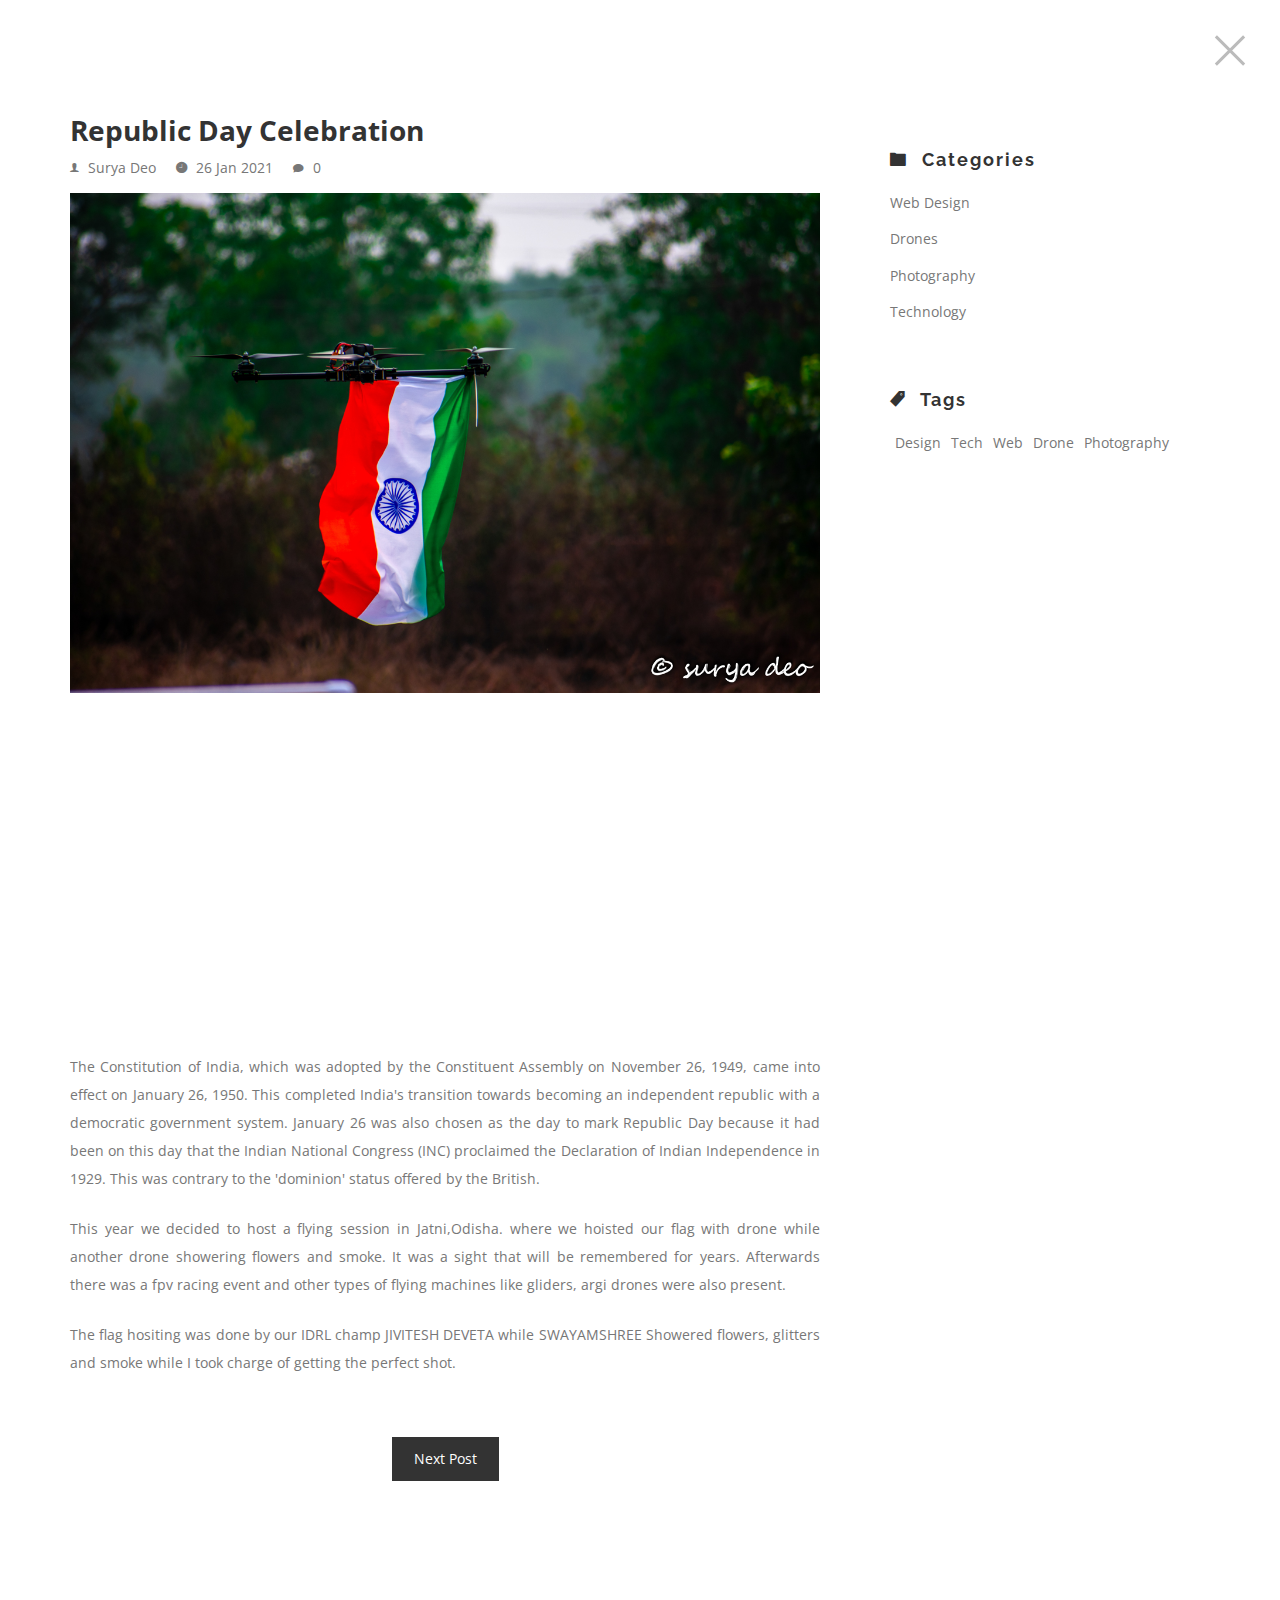
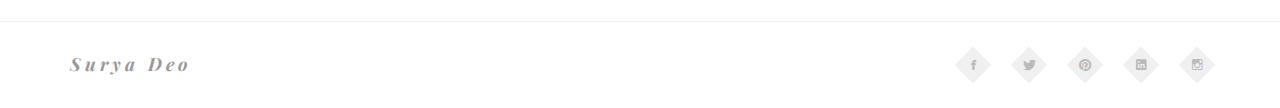
<file: blog.html>
<!DOCTYPE html>
<html class='no-js' >
	
	<head>
		
		
		<meta charset="utf-8">
		<meta http-equiv="X-UA-Compatible" content="IE=edge">
		<meta name="viewport" content="width=device-width, initial-scale=1">	
		
		<title>Blog</title>
				
		<link rel='stylesheet' type='text/css' href='bootstrap/css/bootstrap.min.css' >
		<link rel='stylesheet' type='text/css' href='css/ionicons.min.css' >
		<link rel='stylesheet' type='text/css' href='css/owl.carousel.css' >
		<link rel='stylesheet' type='text/css' href='css/owl.theme.css' >
		<link rel='stylesheet' type='text/css' href='css/owl.transitions.css' >
		<link rel='stylesheet' type='text/css' href='css/magnific-popup.css' >
		<link rel='stylesheet' type='text/css' href='css/style.css' >
		<link rel='stylesheet' type='text/css' href='css/color-default.css' >
		
		
	</head>
	
	<body >
		
		
		<!--close button-->
		<a href='index.html' class='close-btn' >
			<span></span>
			<span></span>
		</a>
		<!--/close button-->
		
		
		<div id='preloader' >
		
			<div class='loader' >
				<img src='img/load.gif' alt='symp' >
			</div>
			
		</div>
		
		
		<div id='wrapper' >
			
			<section id='post' class='blog-page blog-section' >
				
				<div class='posts-block section-block' >
					
					<div class='container' >
						
						<div class='row' >
							
							<div class='col-md-8' >
								
								<div class='post' >							
																						
								  <div class='content' >
										
										<h4>
											<a href='#' >
												Republic Day Celebration
											</a>
										</h4>
										
										<ul class='post-icons' >
											
											<li>
												<i class='ion-ios-person' ></i>
												<span>Surya Deo</span>
											</li>
											
											<li>
												<i class='ion-ios-clock' ></i>
												<span>26 Jan 2021</span>
											</li>
											
											<li>
												<i class='ion-ios-chatbubble' ></i>
												<span>0</span>
											</li>
											
									<div class='media' >
										<img src='img/blog/jan26/1.jpg' alt='symp' >
									</div>	
										<div class='media' >
										<iframe width="560" height="315" src="https://www.youtube.com/embed/a_B5uM1OnSA?autoplay=0&mute=0&controls=0" frameborder="0" allow="accelerometer; autoplay; clipboard-write; encrypted-media; gyroscope; picture-in-picture" allowfullscreen></iframe>
									</div>
											
										</ul>
										
										<p>
											The Constitution of India, which was adopted by the Constituent Assembly on November 26, 1949, came into effect on January 26, 1950. This completed India's transition towards becoming an independent republic with a democratic government system. January 26 was also chosen as the day to mark Republic Day because it had been on this day that the Indian National Congress (INC) proclaimed the Declaration of Indian Independence in 1929. This was contrary to the 'dominion' status offered by the British.
										</p>
									<p>
											This year we decided to host a flying session in Jatni,Odisha. where we hoisted our flag with drone while another drone showering flowers and smoke. It was a sight that will be remembered for years. Afterwards there was a fpv racing event and other types of flying machines like gliders, argi drones were also present.  
									  </p>
										
									  <p>
										The flag hositing was done by our IDRL champ JIVITESH DEVETA while SWAYAMSHREE Showered flowers, glitters and smoke while I took charge of getting the perfect shot.  
									</p>
										
									</div>
									
								</div>
								
								<div class='post-more' >
									<a href='#' class='more-link' >
										Next Post
									</a>
								</div>
								
							</div>
							
							<div class='col-md-4' >
								
								<div class='sidebar' >
									
									<div class='sidebar-widget' >
																				
									</div>
									
									<div class='sidebar-widget' >
										<div class='categories-widget' >
										
											<div class='widget-header' >
												<h4>
													<i class='ion-ios-folder' ></i> Categories
												</h4>
											</div>
											
											<ul class='sidebar-list' >
												
												<li>
													<a href='#' >Web Design</a>
												</li>
												
												<li>
													<a href='#' >Drones</a>
												</li>												
																							
												<li>
													<a href='#' >Photography</a>
												</li>
												
												<li>
													<a href='#' >Technology</a>
												</li>
												
												
												
											</ul>
										
										</div>
									</div>
									
									<div class='sidebar-widget' >
										<div class='widget-header' >
											<h4>
												<i class='ion-ios-pricetag' ></i>
												Tags
											</h4>
										</div>
										
										<ul class='sidebar-list list-inline' >
											<li>
												<a href='#' >Design</a>
											</li>
											<li>
												<a href='#' >Tech</a>
											</li>
											<li>
												<a href='#' >Web</a>
											</li>
											<li>
												<a href='#' >Drone</a>
											</li>
											<li>
												<a href='#' >Photography</a>
											</li>
																						
										</ul>
										
									</div>
									
								</div>
								
							</div>
							
						
						</div>
						
					</div>
					
				</div>
				
				
				<div class='footer bg-lightgray section-block' >
					
					<div class='container' >
						
						<div class='row' >
							
							<div class='col-xs-6 text-left' >
								<h4>Surya Deo</h4>
							</div>
							
							<div class='col-xs-6 text-right' >
								<ul class='footer-social' >
									<li>
										<a href='https://www.facebook.com/The-Wildlife-Photographers-101447264925638/' >
											<i class='ion-social-facebook' ></i>
										</a>
									</li>
									<li>
										<a href='https://twitter.com/_suryadeo' >
											<i class='ion-social-twitter' ></i>
										</a>
									</li>
									<li>
										<a href='https://www.pinterest.com/narayansuryadeo/' >
											<i class='ion-social-pinterest' ></i>
										</a>
									</li>
									<li>
										<a href='https://www.linkedin.com/in/surya-deo/' >
											<i class='ion-social-linkedin' ></i>
										</a>
									</li>
									<li>
										<a href='https://www.instagram.com/narayansuryadeo/' >
											<i class='ion-social-instagram-outline' ></i>
										</a>
									</li>
							</ul>
						</div>
						
					</div>
					
					
				</div>
				
			</div>
			
			
			
		</div>
		
		<script src='js/jquery.min.js' ></script>
		<script src='js/jquery.stellar.min.js' ></script>
		<script src='js/modernizr.js' ></script>
		<script src='js/owl.carousel.min.js' ></script>
		<script src='js/jquery.shuffle.min.js' ></script>
		<script src='js/jquery.magnific-popup.min.js' ></script>
		<script src='js/validator.min.js' ></script>
		<script src='js/smoothscroll.js' ></script>
		<script src='js/script.js' ></script>
		
	</body>
	
</html>
</file>
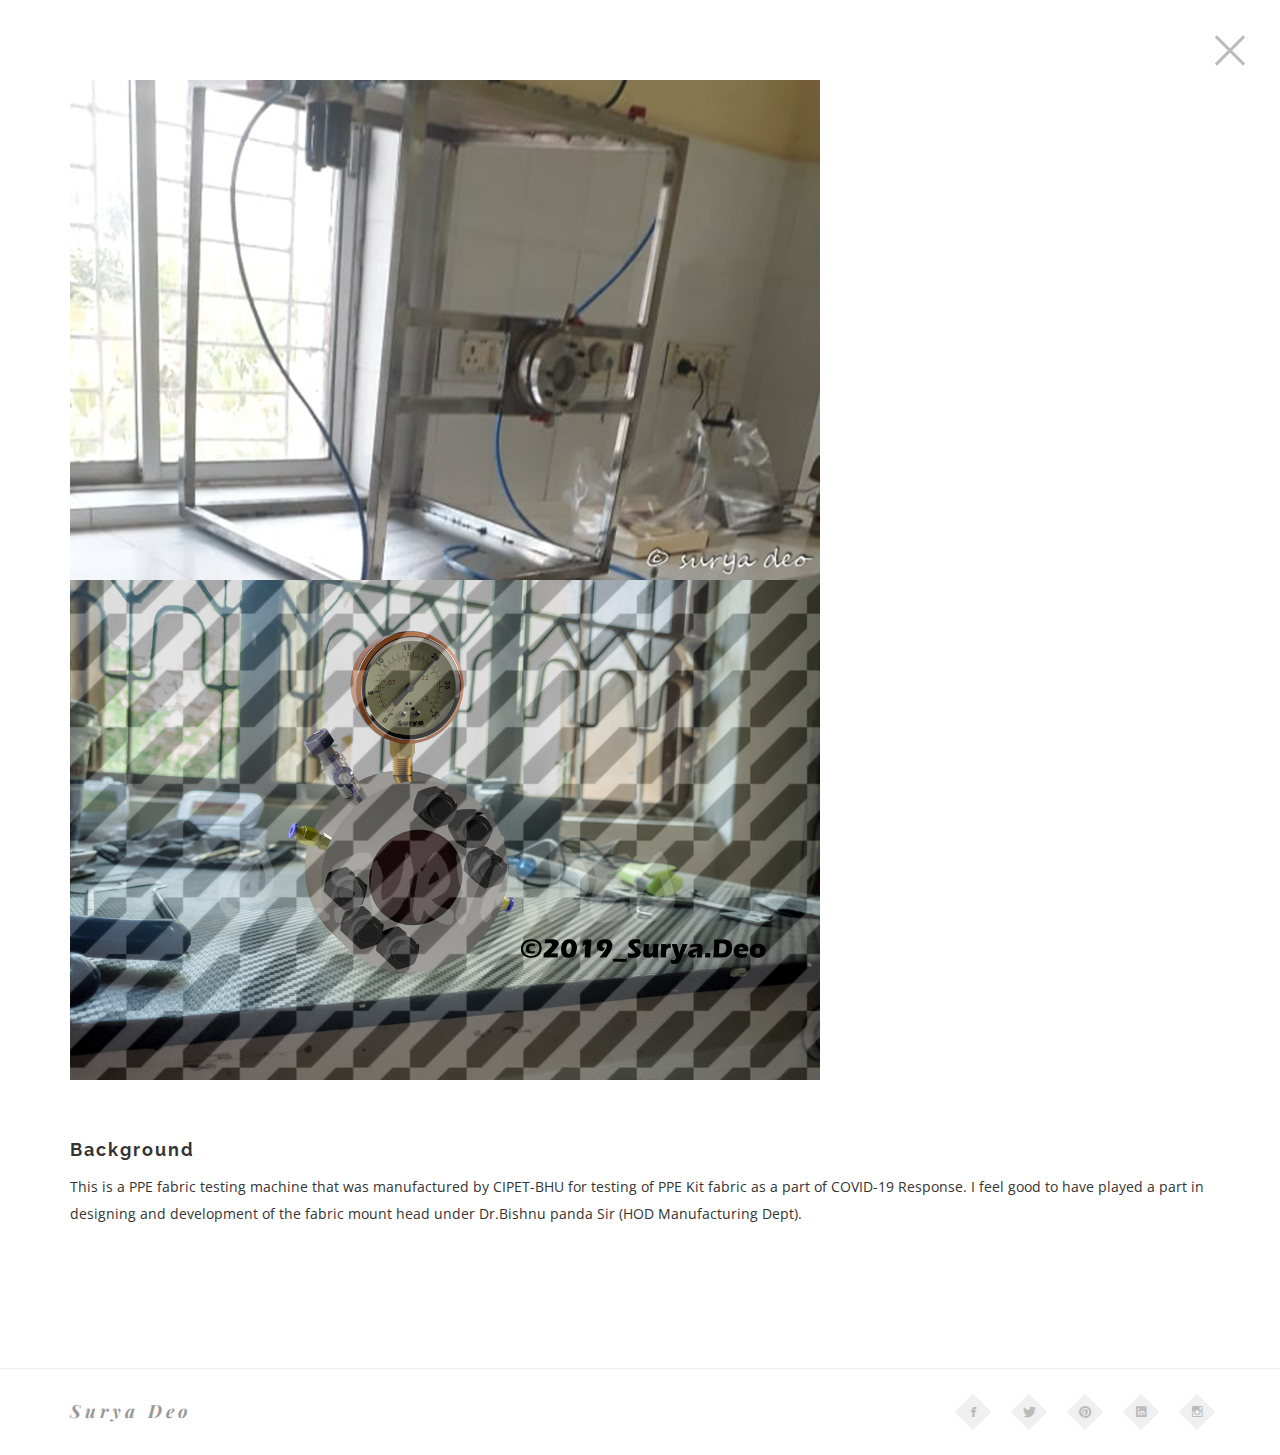
<file: fabtestmc.html>
<!DOCTYPE html>
<html class='no-js' >
	
	<head>
		
		
		<meta charset="utf-8">
		<meta http-equiv="X-UA-Compatible" content="IE=edge">
		<meta name="viewport" content="width=device-width, initial-scale=1">	
	
		<title>FDM</title>
				
		<link rel='stylesheet' type='text/css' href='bootstrap/css/bootstrap.min.css' >
		<link rel='stylesheet' type='text/css' href='css/ionicons.min.css' >
		<link rel='stylesheet' type='text/css' href='css/owl.carousel.css' >
		<link rel='stylesheet' type='text/css' href='css/owl.theme.css' >
		<link rel='stylesheet' type='text/css' href='css/owl.transitions.css' >
		<link rel='stylesheet' type='text/css' href='css/style.css' >
		<link rel='stylesheet' type='text/css' href='css/color-default.css' >
		
		
	</head>
	
	<body>
		
		
		<!--close button-->
		<a href='projects.html' class='close-btn' >
			<span></span>
			<span></span>
		</a>
		<!--/close button-->
		
		
		<!--preloader-->
		<div id='preloader' >
		
			<div class='loader' >
				<img src='img/load.gif' alt='symp' >
			</div>
			
		</div>
		<!--/preloader-->
		
		
		<div id='wrapper' >
			
			<section class='single-work' >
				
				<div class='container' >
					
					
					<div class='row' >
						
						<div class='col-md-8' >
							
							<img src='img/portfolio/3.jpg' alt='symp' >
						
						</div>
						
						
						
						<div class='col-md-8' >
							
							<img src='img/portfolio/4.jpg' alt='symp' >
						
						</div>							
						
				  </div>				
					
					<div class='work-content' >
						
						<div class='block' >
							
							<h4>Background&nbsp;</h4>
							
							<p>
							 This is a PPE fabric testing machine that was manufactured by CIPET-BHU for testing of PPE Kit fabric as a part of COVID-19 Response. I feel good to have played a part in designing and development of the fabric mount head under Dr.Bishnu panda Sir (HOD Manufacturing Dept).
							</p>
							
						</div>												
							</div>						
					          </div>					
						        </div>
		                           </div>				
					
				</div>				
			</section>		
			
			<div class='footer bg-lightgray section-block' >
					
					<div class='container' >
						
						<div class='row' >
							
							<div class='col-xs-6 text-left' >
								<h4>Surya Deo</h4>
							</div>
							
							<div class='col-xs-6 text-right' >
								<ul class='footer-social' >
									<li>
										<a href='https://www.facebook.com/The-Wildlife-Photographers-101447264925638/' >
											<i class='ion-social-facebook' ></i>
										</a>
									</li>
									<li>
										<a href='https://twitter.com/_suryadeo' >
											<i class='ion-social-twitter' ></i>
										</a>
									</li>
									<li>
										<a href='https://www.pinterest.com/narayansuryadeo/' >
											<i class='ion-social-pinterest' ></i>
										</a>
									</li>
									<li>
										<a href='https://www.linkedin.com/in/surya-deo/' >
											<i class='ion-social-linkedin' ></i>
										</a>
									</li>
									<li>
										<a href='https://www.instagram.com/narayansuryadeo/' >
											<i class='ion-social-instagram-outline' ></i>
										</a>
									</li>
							</ul>
						</div>
						
					</div>
					
					
				</div>
				
			</div>
			
			
			
		</div>
		
		<script src='js/jquery.min.js' ></script>
		<script src='js/jquery.stellar.min.js' ></script>
		<script src='js/modernizr.js' ></script>
		<script src='js/owl.carousel.min.js' ></script>
		<script src='js/jquery.shuffle.min.js' ></script>
		<script src='js/jquery.magnific-popup.min.js' ></script>
		<script src='js/validator.min.js' ></script>
		<script src='js/smoothscroll.js' ></script>
		<script src='js/script.js' ></script>
		
	</body>
	
</html>
</file>
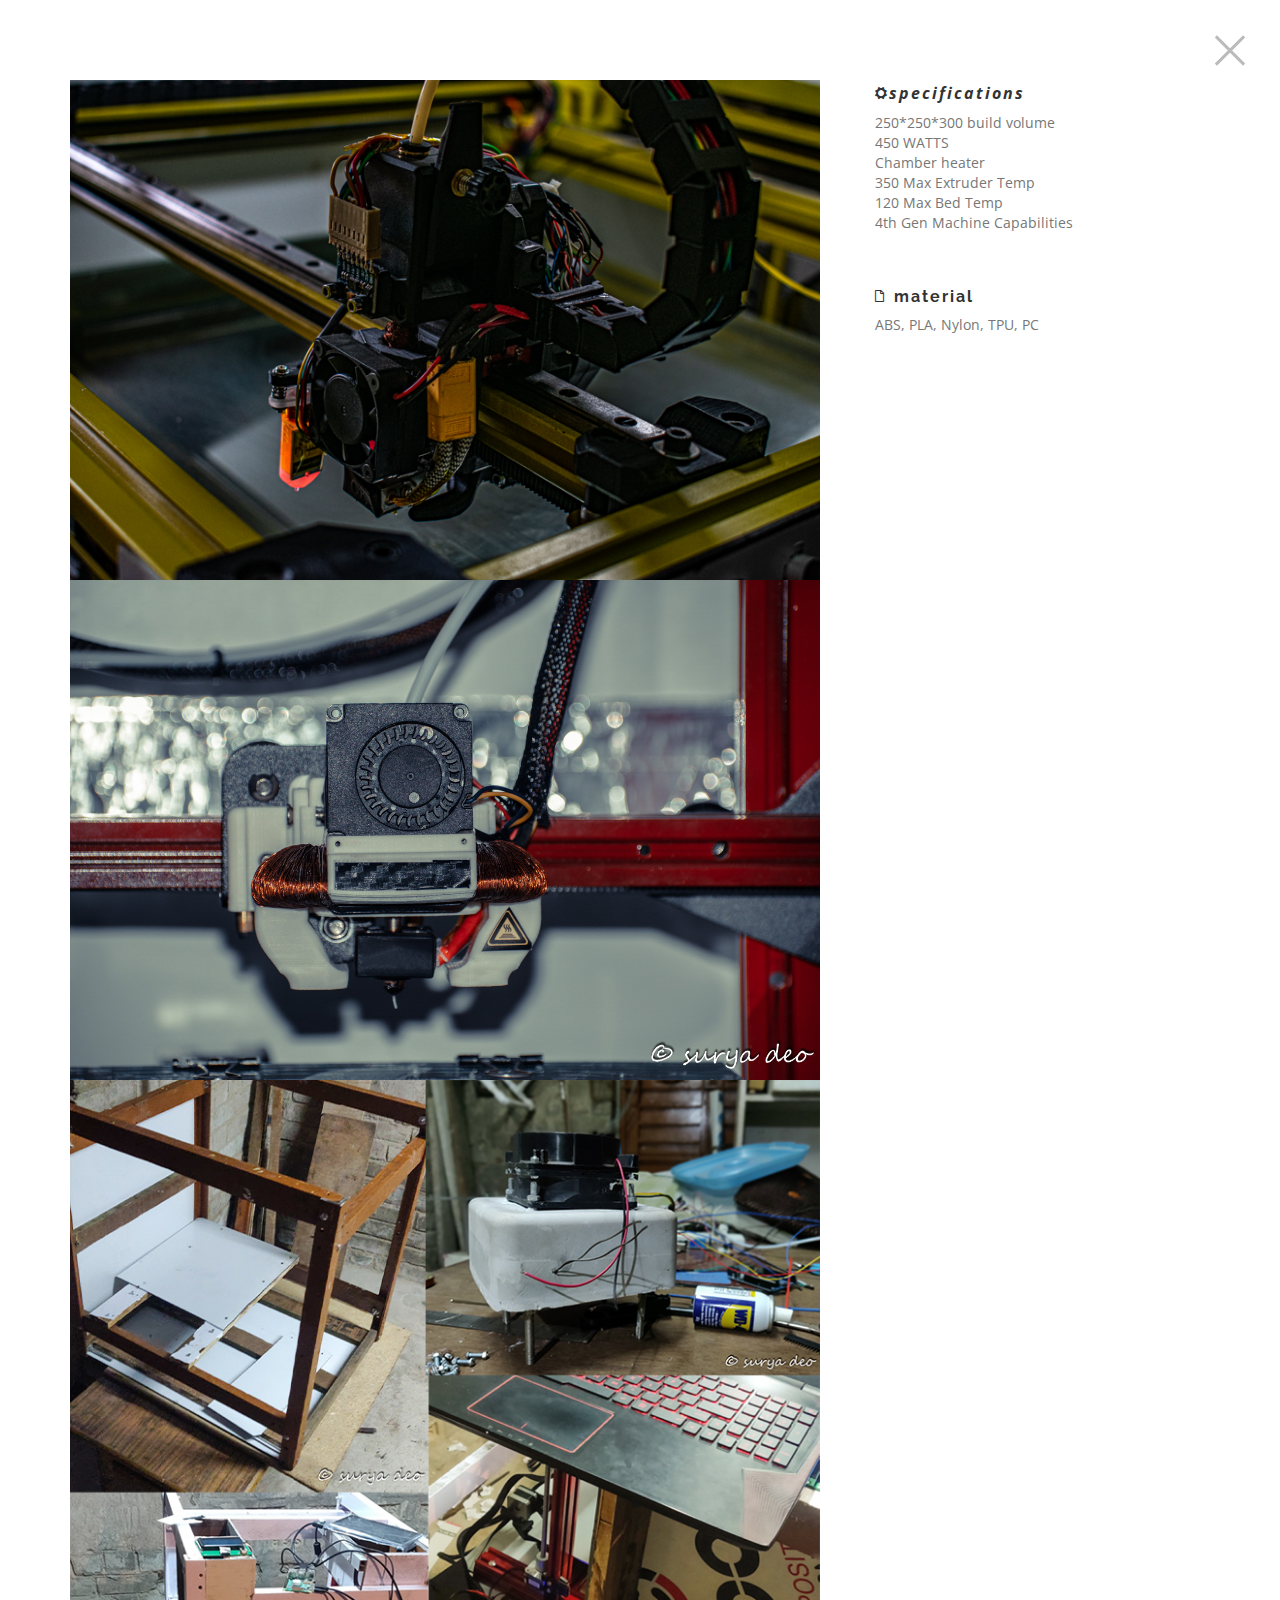
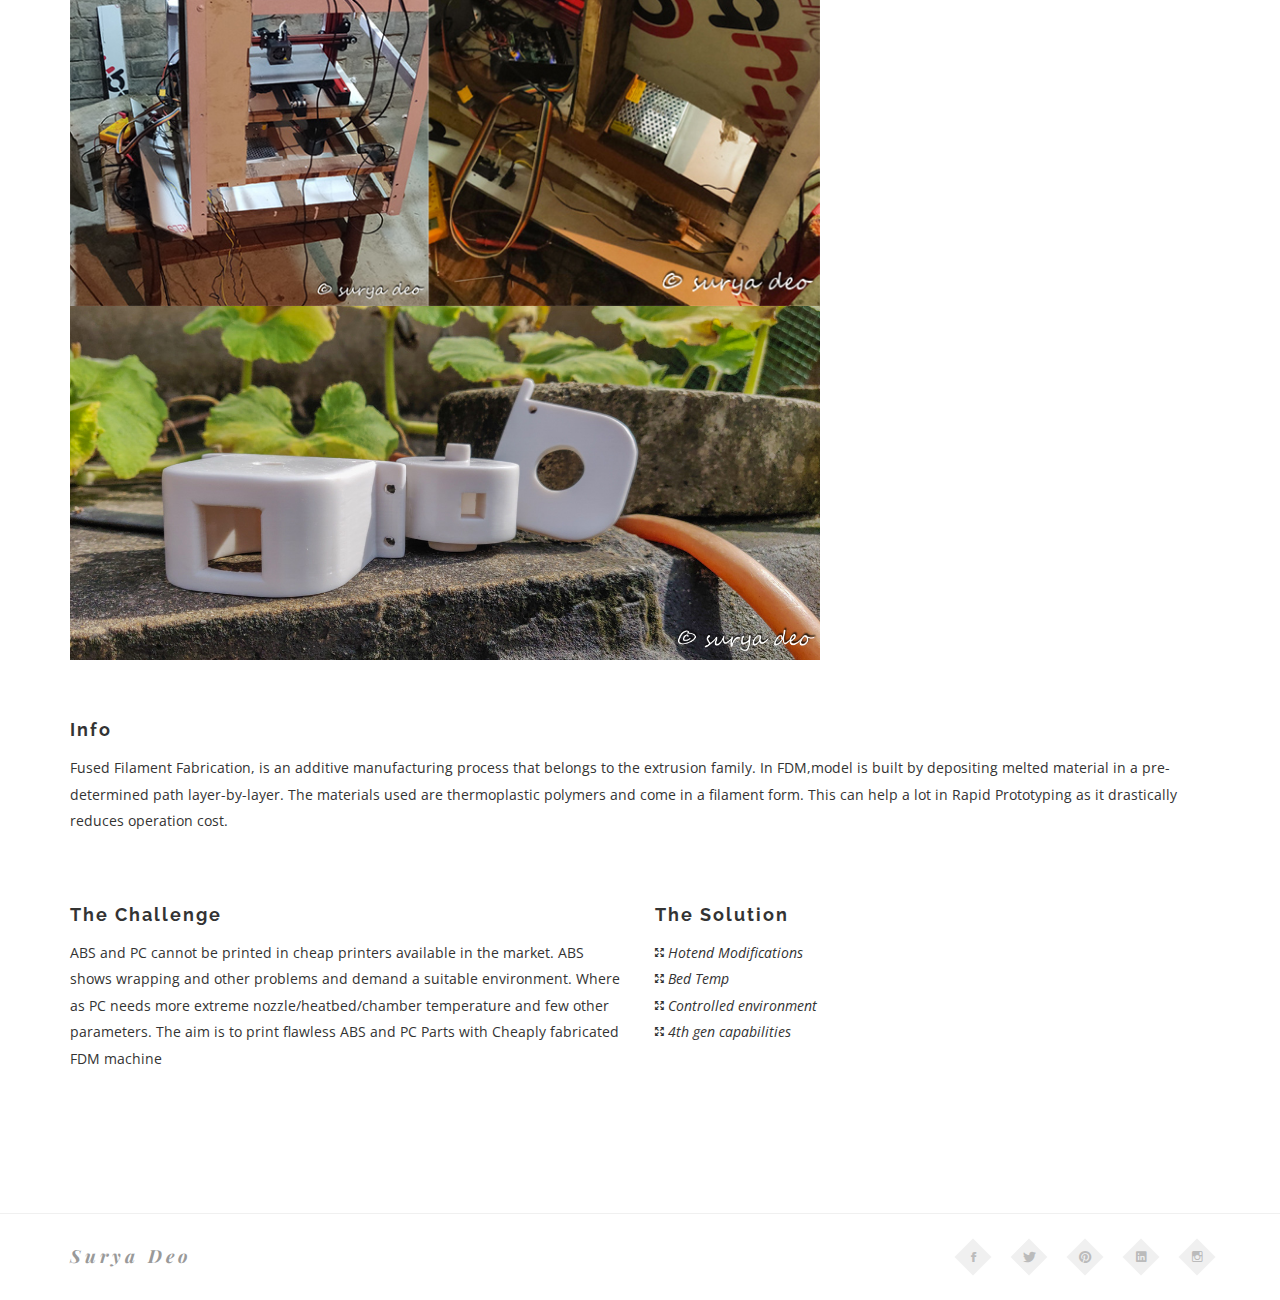
<file: fdmfudepomod.html>
<!DOCTYPE html>
<html class='no-js' >
	
	<head>
		
		
		<meta charset="utf-8">
		<meta http-equiv="X-UA-Compatible" content="IE=edge">
		<meta name="viewport" content="width=device-width, initial-scale=1">	
	
		<title>FDM</title>
				
		<link rel='stylesheet' type='text/css' href='bootstrap/css/bootstrap.min.css' >
		<link rel='stylesheet' type='text/css' href='css/ionicons.min.css' >
		<link rel='stylesheet' type='text/css' href='css/owl.carousel.css' >
		<link rel='stylesheet' type='text/css' href='css/owl.theme.css' >
		<link rel='stylesheet' type='text/css' href='css/owl.transitions.css' >
		<link rel='stylesheet' type='text/css' href='css/style.css' >
		<link rel='stylesheet' type='text/css' href='css/color-default.css' >
		
		
	</head>
	
	<body>
		
		
		<!--close button-->
		<a href='projects.html' class='close-btn' >
			<span></span>
			<span></span>
		</a>
		<!--/close button-->
		
		
		<!--preloader-->
		<div id='preloader' >
		
			<div class='loader' >
				<img src='img/load.gif' alt='symp' >
			</div>
			
		</div>
		<!--/preloader-->
		
		
		<div id='wrapper' >
			
			<section class='single-work' >
				
				<div class='container' >
					
					
					<div class='row' >
						
						<div class='col-md-8' >
							
							<img src='img/portfolio/1.jpg' alt='symp' >
						
						</div>
						
							<div class='col-md-4' >
							
							<ul class='work-info' >
								
								<li>
									
									<h4><i class='ion-gear-a' >specifications</i></h4>
									
									<p>250*250*300 build volume <br> 450 WATTS <br>Chamber heater<br> 350 Max Extruder Temp<br> 120 Max Bed Temp <br> 4th Gen Machine Capabilities</p>
									
								</li>
								
								<li>
									
									<h4><i class='ion-document' ></i>material</h4>
									
									<p>ABS, PLA, Nylon, TPU, PC</p>
									
								</li>															
																																				
																					
							</ul>
							
						</div>
						
						<div class='col-md-8' >
							
							<img src='img/portfolio/fdm/1.jpg' alt='symp' >
						
						</div>							
						
						<div class='col-md-8' >
							
							<img src='img/portfolio/fdm/2.jpg' alt='symp' >
						
						</div>
								
						<div class='col-md-8' >
							
						  <img src='img/portfolio/fdm/4.jpg' alt='symp' >
						
						</div>
				  </div>				
					
					<div class='work-content' >
						
						<div class='block' >
							
							<h4>Info</h4>
							
							<p>
								 Fused Filament Fabrication, is an additive manufacturing process that belongs to the extrusion family. In FDM,model is built by depositing melted material in a pre-determined path layer-by-layer. The materials used are thermoplastic polymers and come in a filament form. This can help a lot in Rapid Prototyping as it drastically reduces operation cost.
							</p>
							
						</div>
						
						<div class='block row' >
							
							
							<div class='col-md-6' >
								
								<h4>The Challenge</h4>
								
								<p>
								  ABS and PC cannot be printed in cheap printers available in the market. ABS shows wrapping and other problems and demand a suitable environment. Where as PC needs more extreme nozzle/heatbed/chamber temperature and few other parameters. The aim is to print flawless ABS and PC Parts with Cheaply fabricated FDM machine 
								</p>
								
							</div>
							
							
							<div class='col-md-6' >
								
								<h4>The Solution</h4>
								
								<p> <i class='ion-arrow-expand' > Hotend Modifications</i> <br> <i class='ion-arrow-expand' > Bed Temp </i> <br> <i class='ion-arrow-expand' > Controlled environment </i> <br> <i class='ion-arrow-expand' > 4th gen capabilities </i>
							   </p>
								
							</div>
							
							
							
							
						</div>
						
					</div>
					
					
				</div>
				
			</section>
			
			
			<div class='footer bg-lightgray section-block' >
					
					<div class='container' >
						
						<div class='row' >
							
							<div class='col-xs-6 text-left' >
								<h4>Surya Deo</h4>
							</div>
							
							<div class='col-xs-6 text-right' >
								<ul class='footer-social' >
									<li>
										<a href='https://www.facebook.com/The-Wildlife-Photographers-101447264925638/' >
											<i class='ion-social-facebook' ></i>
										</a>
									</li>
									<li>
										<a href='https://twitter.com/_suryadeo' >
											<i class='ion-social-twitter' ></i>
										</a>
									</li>
									<li>
										<a href='https://www.pinterest.com/narayansuryadeo/' >
											<i class='ion-social-pinterest' ></i>
										</a>
									</li>
									<li>
										<a href='https://www.linkedin.com/in/surya-deo/' >
											<i class='ion-social-linkedin' ></i>
										</a>
									</li>
									<li>
										<a href='https://www.instagram.com/narayansuryadeo/' >
											<i class='ion-social-instagram-outline' ></i>
										</a>
									</li>
							</ul>
						</div>
						
					</div>
					
					
				</div>
				
			</div>
			
			
			
		</div>
		
		<script src='js/jquery.min.js' ></script>
		<script src='js/jquery.stellar.min.js' ></script>
		<script src='js/modernizr.js' ></script>
		<script src='js/owl.carousel.min.js' ></script>
		<script src='js/jquery.shuffle.min.js' ></script>
		<script src='js/jquery.magnific-popup.min.js' ></script>
		<script src='js/validator.min.js' ></script>
		<script src='js/smoothscroll.js' ></script>
		<script src='js/script.js' ></script>
		
	</body>
	
</html>
</file>
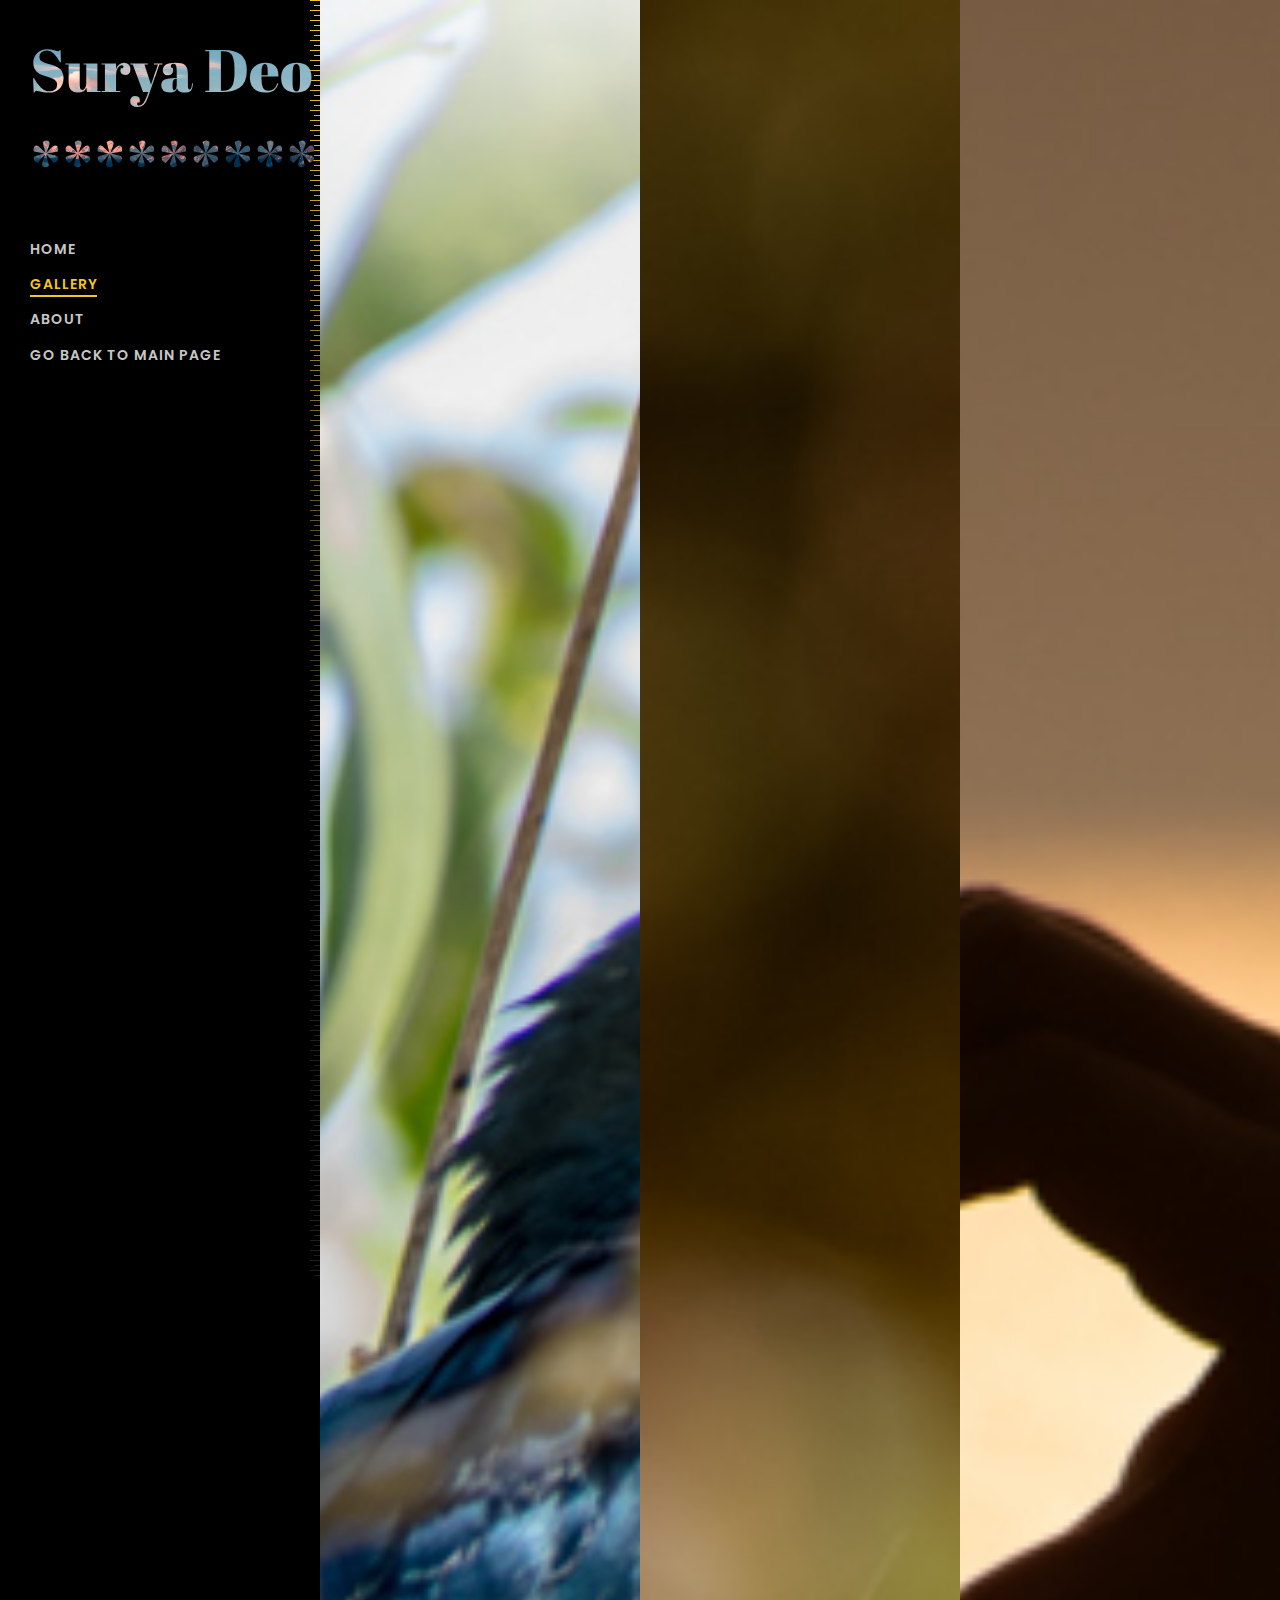
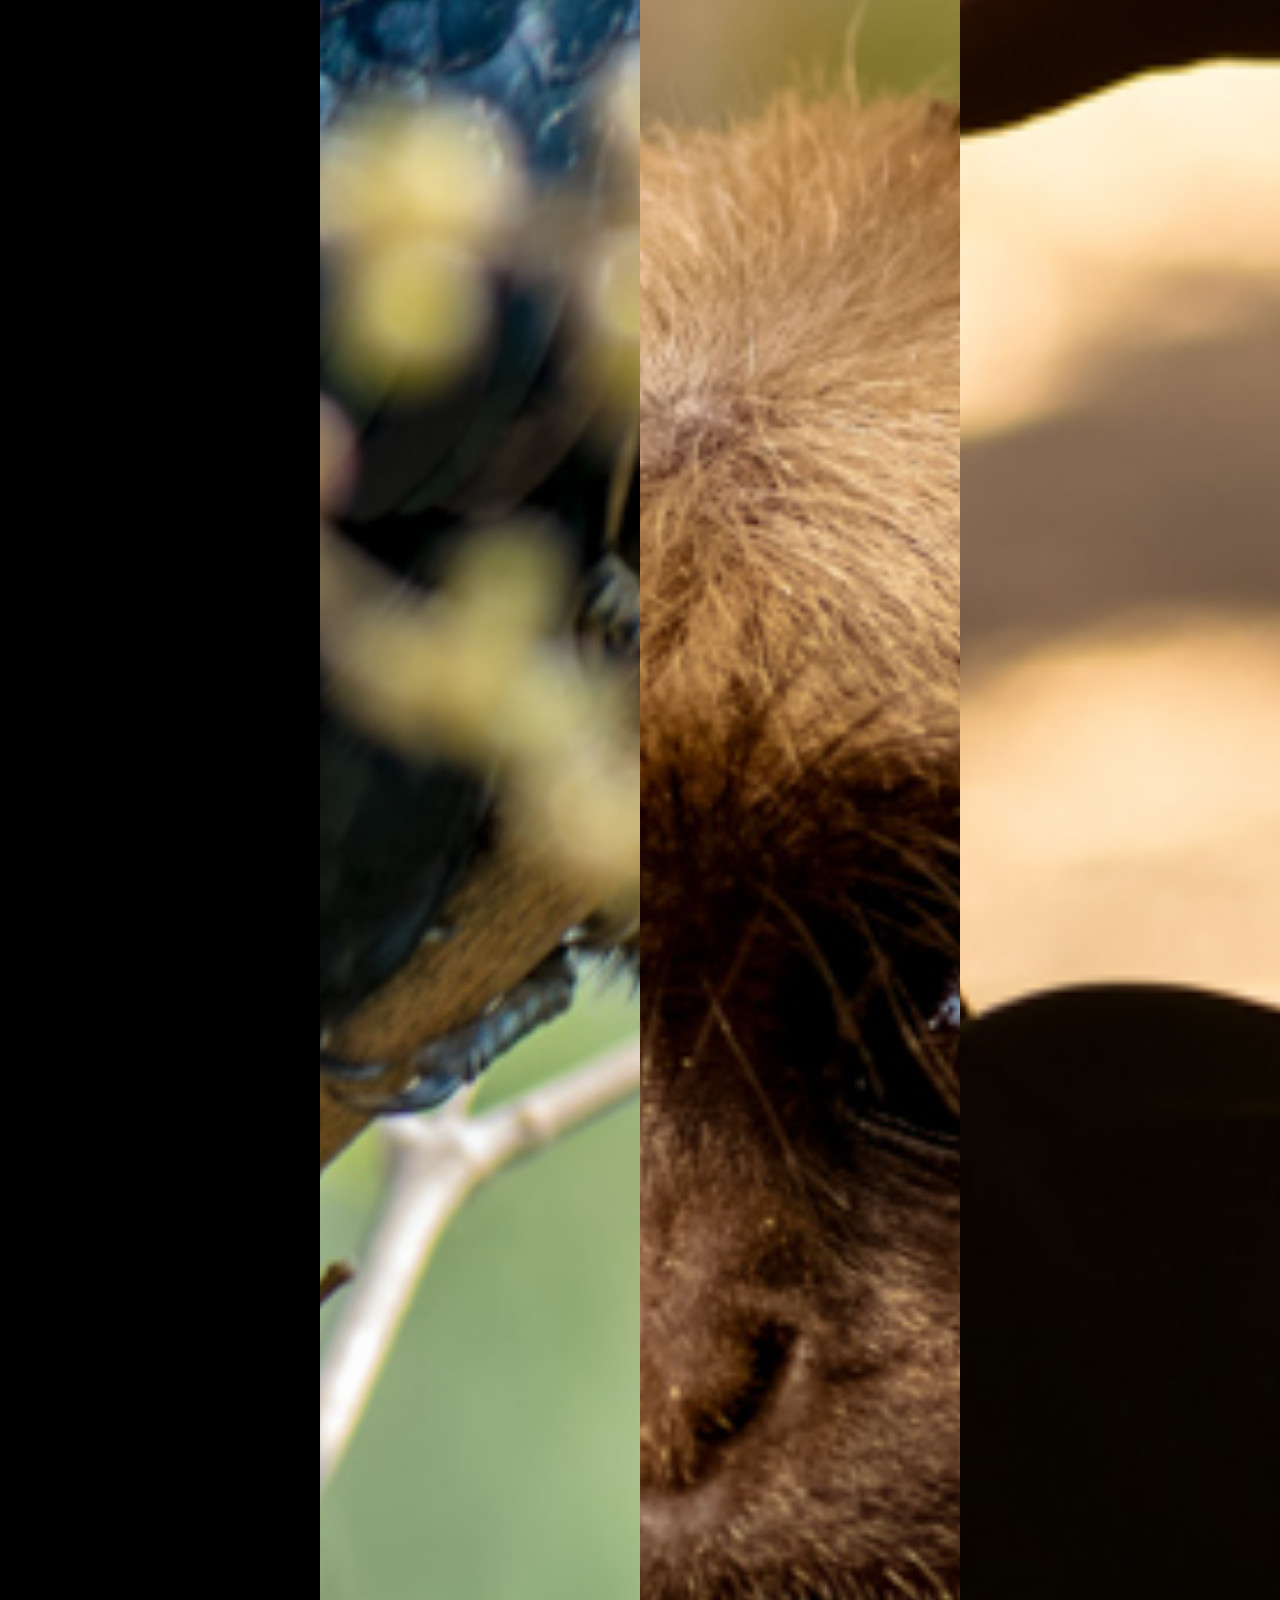
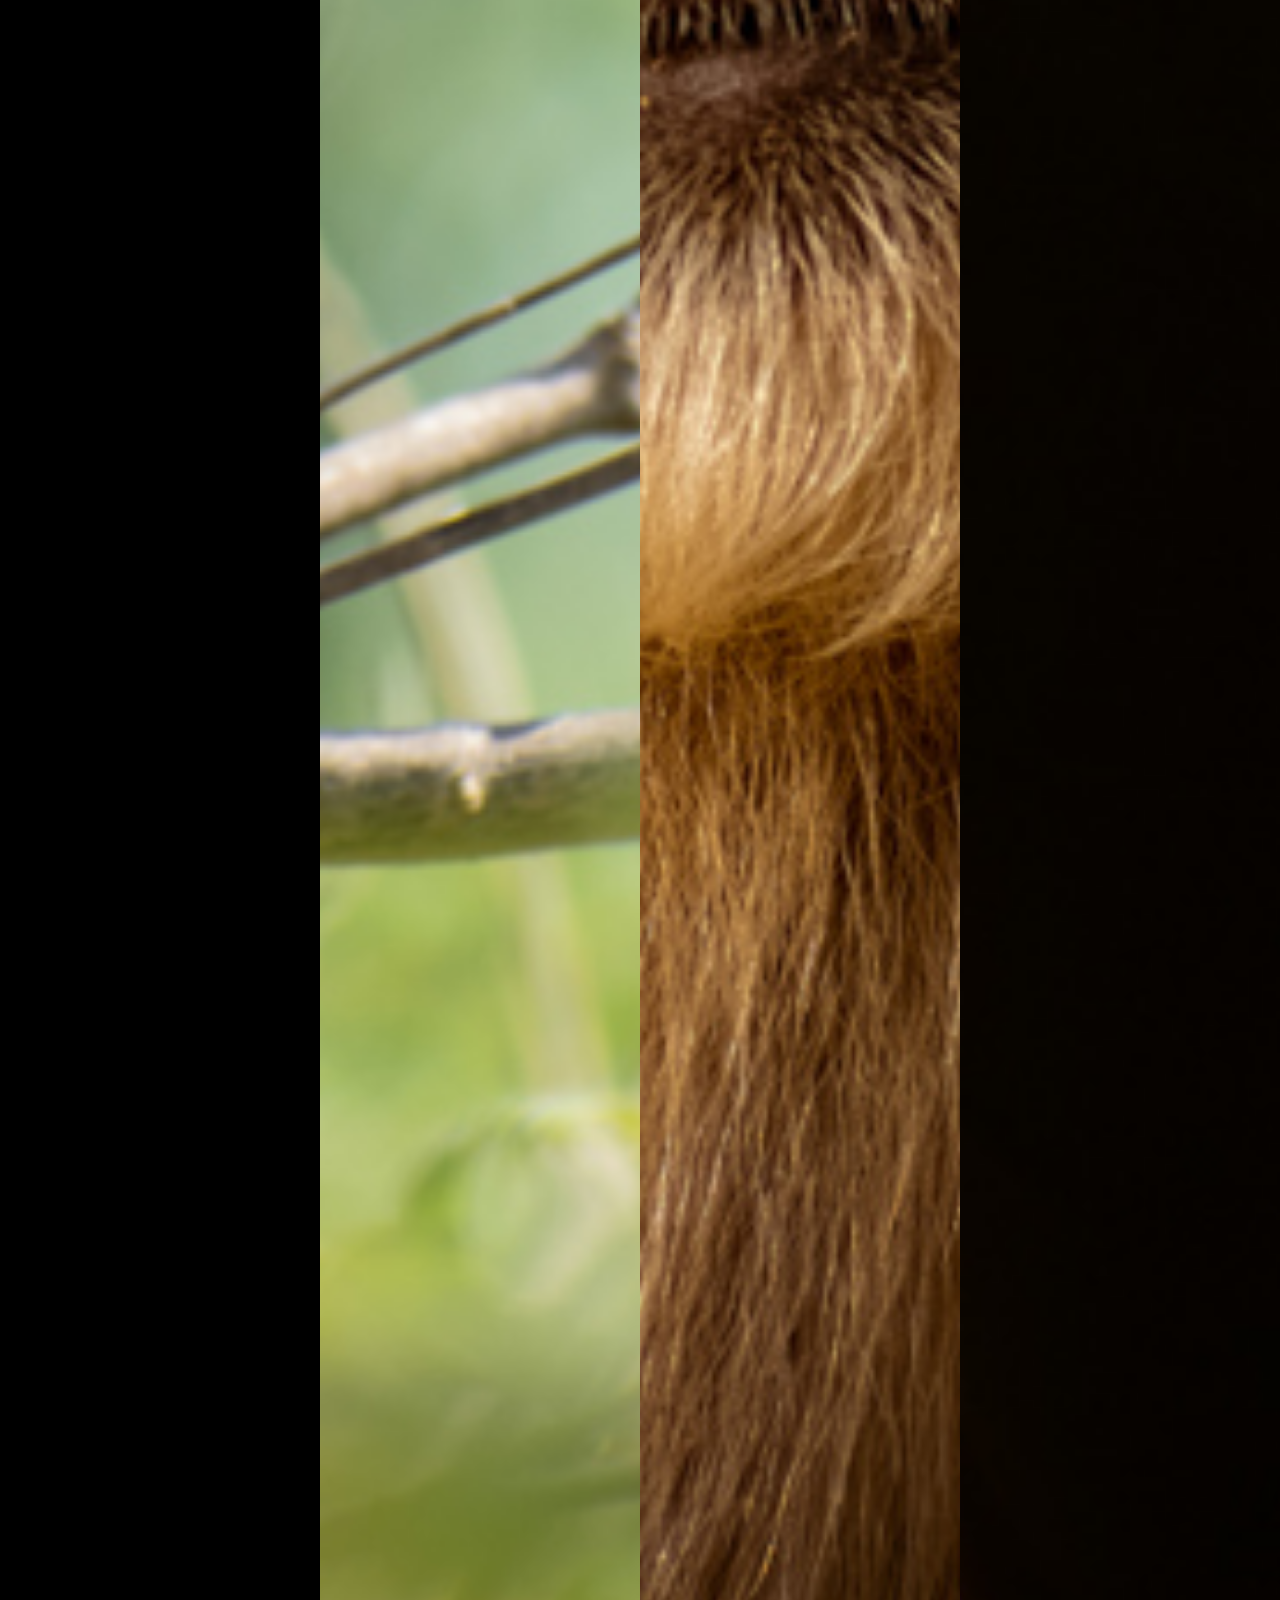
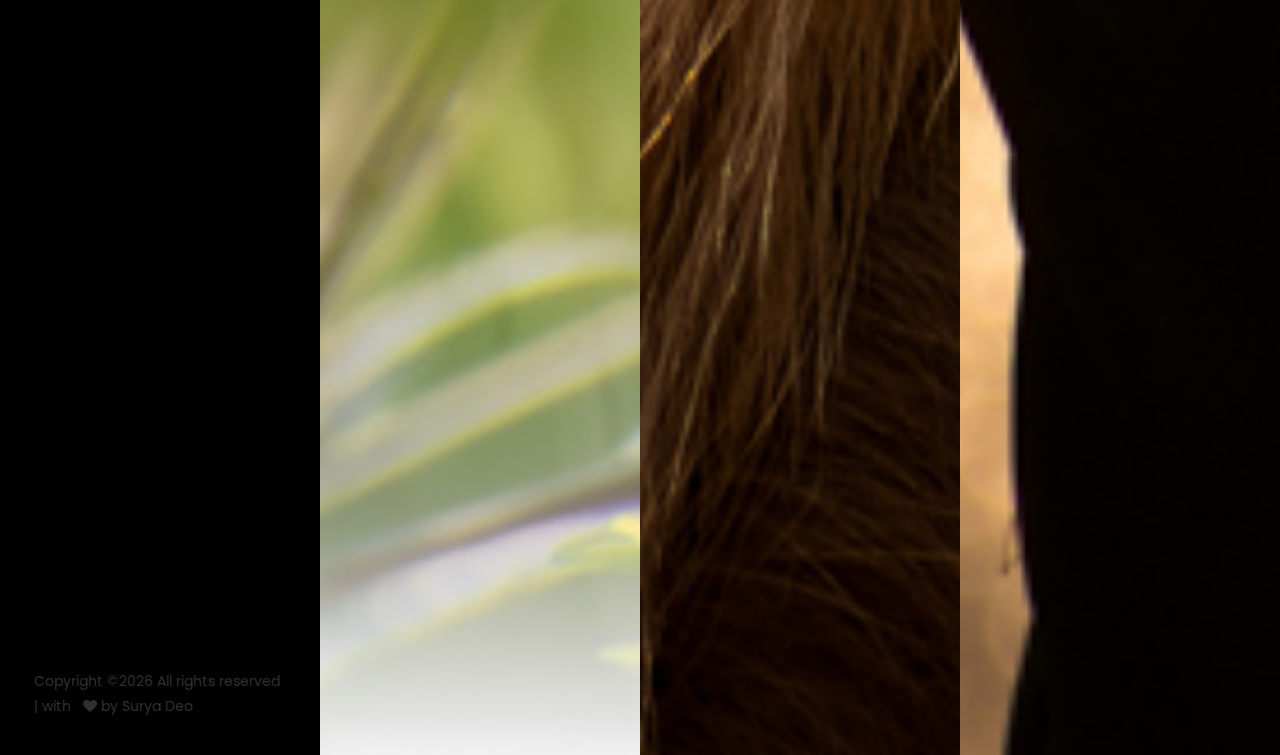
<file: gallery.html>
<html lang="en">
<head>
	<title>Surya Deo</title>
	<meta charset="utf-8">
	<meta name="viewport" content="width=device-width, initial-scale=1, shrink-to-fit=no">
	
	<link href="https://fonts.googleapis.com/css?family=Poppins:300,400,500,600,700" rel="stylesheet">
	<link href="https://fonts.googleapis.com/css?family=Abril+Fatface&display=swap" rel="stylesheet">
	<link rel="stylesheet" href="https://stackpath.bootstrapcdn.com/font-awesome/4.7.0/css/font-awesome.min.css">

	<link rel="stylesheet" href="css1/animate.css">
	
	<link rel="stylesheet" href="css1/owl.carousel.min.css">
	<link rel="stylesheet" href="css1/owl.theme.default.min.css">
	<link rel="stylesheet" href="css1/magnific-popup.css">

	
	<link rel="stylesheet" href="css1/flaticon.css">
	<link rel="stylesheet" href="css1/style.css">
</head>
<body>

	<div id="colorlib-page">
		<a href="#" class="js-colorlib-nav-toggle colorlib-nav-toggle"><i></i></a>
		<aside id="colorlib-aside" role="complementary" class="js-fullheight">

			<h1 id="colorlib-logo" class="mb-4 mb-md-5"><a href="index.html" style="background-image: url(images/bg_1.jpg);">Surya Deo <br> <br> *********</a></h1>
			<nav id="colorlib-main-menu" role="navigation">
				<ul>
					<li><a href="index1.html">Home</a></li>
					<li class="colorlib-active"><a href="gallery.html">Gallery</a></li>
					<li><a href="about.html">About</a></li>
					<li><a href="index.html">Go Back To Main Page</a></li>
				</ul>
			</nav>

			<div class="colorlib-footer">
               <p class="pfooter">
					Copyright &copy;<script>document.write(new Date().getFullYear());</script> All rights reserved | with&nbsp;&nbsp; <i class="fa fa-heart" aria-hidden="true"></i> by Surya Deo <a href="https://instagram.com/narayansuryadeo" target="_blank">&nbsp;</a>
					</p>
				</div>
			</aside>
			<div id="colorlib-main">
				<section class="ftco-section ftco-no-pt ftco-no-pb">
					<div class="container px-md-0">
						<div class="row d-flex no-gutters">
							<div class="col-md-4 portfolio-wrap-2">
								<div class="row no-gutters align-items-center">
									<div href="#" class="img w-100 js-fullheight d-flex align-items-center" style="background-image: url(images/work-1.jpg);">
										<div class="text p-4 p-md-5 ftco-animate">
											<div class="desc">
												<div class="top">
													<span class="subheading">Portrait</span>
													<h2 class="mb-4"><a href="single.html">A greater Coucal </a></h2>
													<p><a href="single.html" class="custom-btn">Open</a></p>
												</div>
											</div>
										</div>
									</div>
								</div>
							</div>
							<div class="col-md-4 portfolio-wrap-2">
								<div class="row no-gutters align-items-center">
									<div href="#" class="img w-100 js-fullheight d-flex align-items-center" style="background-image: url(images/work-2.jpg);">
										<div class="text p-4 p-md-5 ftco-animate">
											<div class="desc">
												<div class="top">
													<span class="subheading">Portrait</span>
													<h2 class="mb-4"><a href="single.html">Baby black face monkey</a></h2>
													<p><a href="single.html" class="custom-btn">Open</a></p>
												</div>
											</div>
										</div>
									</div>
								</div>
							</div>
							<div class="col-md-4 portfolio-wrap-2">
								<div class="row no-gutters align-items-center">
									<div href="#" class="img w-100 js-fullheight d-flex align-items-center" style="background-image: url(images/work-3.jpg);">
										<div class="text p-4 p-md-5 ftco-animate">
											<div class="desc">
												<div class="top">
													<span class="subheading">Silhouette</span>
													<h2 class="mb-4"><a href="single.html">Silhouette is the best shot for a sunset</a></h2>
													<p><a href="single.html" class="custom-btn">Open</a></p>
												</div>
											</div>
										</div>
									</div>
								</div>
							</div>

							<div class="col-md-4 portfolio-wrap-2">
								<div class="row no-gutters align-items-center">
									<div href="#" class="img w-100 js-fullheight d-flex align-items-center" style="background-image: url(images/work-4.jpg);">
										<div class="text p-4 p-md-5 ftco-animate">
											<div class="desc">
												<div class="top">
													<span class="subheading">Portrait</span>
													<h2 class="mb-4"><a href="single.html">Mother's love</a></h2>
													<p><a href="single.html" class="custom-btn">OPEN</a></p>
												</div>
											</div>
										</div>
									</div>
								</div>
							</div>
							<div class="col-md-4 portfolio-wrap-2">
								<div class="row no-gutters align-items-center">
									<div href="#" class="img w-100 js-fullheight d-flex align-items-center" style="background-image: url(images/work-5.jpg);">
										<div class="text p-4 p-md-5 ftco-animate">
											<div class="desc">
												<div class="top">
													<span class="subheading">SILHOUETTE</span>
													<h2 class="mb-4"><a href="single.html">Sea, sunset and silhouette</a></h2>
													<p><a href="single.html" class="custom-btn">OPEN</a></p>
												</div>
											</div>
										</div>
									</div>
								</div>
							</div>
							<div class="col-md-4 portfolio-wrap-2">
								<div class="row no-gutters align-items-center">
									<div href="#" class="img w-100 js-fullheight d-flex align-items-center" style="background-image: url(images/work-6.jpg);">
										<div class="text p-4 p-md-5 ftco-animate">
											<div class="desc">
												<div class="top">
													<span class="subheading">CLOSEUP</span>
													<h2 class="mb-4"><a href="single.html">Rose are red</a></h2>
													<p><a href="single.html" class="custom-btn">Open</a></p>
												</div>
											</div>
										</div>
									</div>
								</div>
							</div>

							<div class="col-md-4 portfolio-wrap-2">
								<div class="row no-gutters align-items-center">
									<div href="#" class="img w-100 js-fullheight d-flex align-items-center" style="background-image: url(images/work-7.jpg);">
										<div class="text p-4 p-md-5 ftco-animate">
											<div class="desc">
												<div class="top">
													<span class="subheading">Portrait</span>
													<h2 class="mb-4"><a href="single.html">Giraffe</a></h2>
													<p><a href="single.html" class="custom-btn">Open</a></p>
												</div>
											</div>
										</div>
									</div>
								</div>
							</div>
							<div class="col-md-4 portfolio-wrap-2">
								<div class="row no-gutters align-items-center">
									<div href="#" class="img w-100 js-fullheight d-flex align-items-center" style="background-image: url(images/work-8.jpg);">
										<div class="text p-4 p-md-5 ftco-animate">
											<div class="desc">
												<div class="top">
													<span class="subheading">Animals</span>
													<h2 class="mb-4"><a href="single.html">Spotted Hyena</a></h2>
													<p><a href="single.html" class="custom-btn">Open</a></p>
												</div>
											</div>
										</div>
									</div>
								</div>
							</div>
							<div class="col-md-4 portfolio-wrap-2">
								<div class="row no-gutters align-items-center">
									<div href="#" class="img w-100 js-fullheight d-flex align-items-center" style="background-image: url(images/work-9.jpg);">
										<div class="text p-4 p-md-5 ftco-animate">
											<div class="desc">
												<div class="top">
													<span class="subheading">Portrait</span>
													<h2 class="mb-4"><a href="single.html">Wattled crane</a></h2>
													<p><a href="single.html" class="custom-btn">Open</a></p>
												</div>
											</div>
										</div>
									</div>
								</div>
							</div>

							<div class="col-md-4 portfolio-wrap-2">
								<div class="row no-gutters align-items-center">
									<div href="#" class="img w-100 js-fullheight d-flex align-items-center" style="background-image: url(images/work-10.jpg);">
										<div class="text p-4 p-md-5 ftco-animate">
											<div class="desc">
												<div class="top">
													<span class="subheading">Portrait</span>
													<h2 class="mb-4"><a href="single.html">Phone</a></h2>
													<p><a href="single.html" class="custom-btn">Open</a></p>
												</div>
											</div>
										</div>
									</div>
								</div>
							</div>
							<div class="col-md-4 portfolio-wrap-2">
								<div class="row no-gutters align-items-center">
									<div href="#" class="img w-100 js-fullheight d-flex align-items-center" style="background-image: url(images/work-11.jpg);">
										<div class="text p-4 p-md-5 ftco-animate">
											<div class="desc">
												<div class="top">
													<span class="subheading">Portrait</span>
													<h2 class="mb-4"><a href="single.html">Boy</a></h2>
													<p><a href="single.html" class="custom-btn">Open</a></p>
												</div>
											</div>
										</div>
									</div>
								</div>
							</div>
							<div class="col-md-4 portfolio-wrap-2">
								<div class="row no-gutters align-items-center">
									<div href="#" class="img w-100 js-fullheight d-flex align-items-center" style="background-image: url(images/work-12.jpg);">
										<div class="text p-4 p-md-5 ftco-animate">
											<div class="desc">
												<div class="top">
													<span class="subheading">Portrait</span>
													<h2 class="mb-4"><a href="single.html">Model</a></h2>
													<p><a href="single.html" class="custom-btn">Open</a></p>
												</div>
											</div>
										</div>
									</div>
								</div>
							</div>
						</div>
						<div class="row d-flex">
							<div class="col-md-12">
								<a href="#" class="btn-custom-load d-block w-100 text-center py-4">Load more <span class="fa fa-refresh"></span></a>
							</div>
						</div>
					</div>
				</section>
			</div>
		</div>

		<!-- loader -->
		<div id="ftco-loader" class="show fullscreen"><svg class="circular" width="48px" height="48px"><circle class="path-bg" cx="24" cy="24" r="22" fill="none" stroke-width="4" stroke="#eeeeee"/><circle class="path" cx="24" cy="24" r="22" fill="none" stroke-width="4" stroke-miterlimit="10" stroke="#F96D00"/></svg></div>


		<script src="js1/jquery.min.js"></script>
		<script src="js1/jquery-migrate-3.0.1.min.js"></script>
		<script src="js1/popper.min.js"></script>
		<script src="js1/bootstrap.min.js"></script>
		<script src="js1/jquery.easing.1.3.js"></script>
		<script src="js1/jquery.waypoints.min.js"></script>
		<script src="js1/jquery.stellar.min.js"></script>
		<script src="js1/owl.carousel.min.js"></script>
		<script src="js1/jquery.magnific-popup.min.js"></script>
		<script src="js1/jquery.animateNumber.min.js"></script>
		<script src="js1/scrollax.min.js"></script>
		<script src="js1/main.js"></script>
		
	</body>
	</html>
</file>
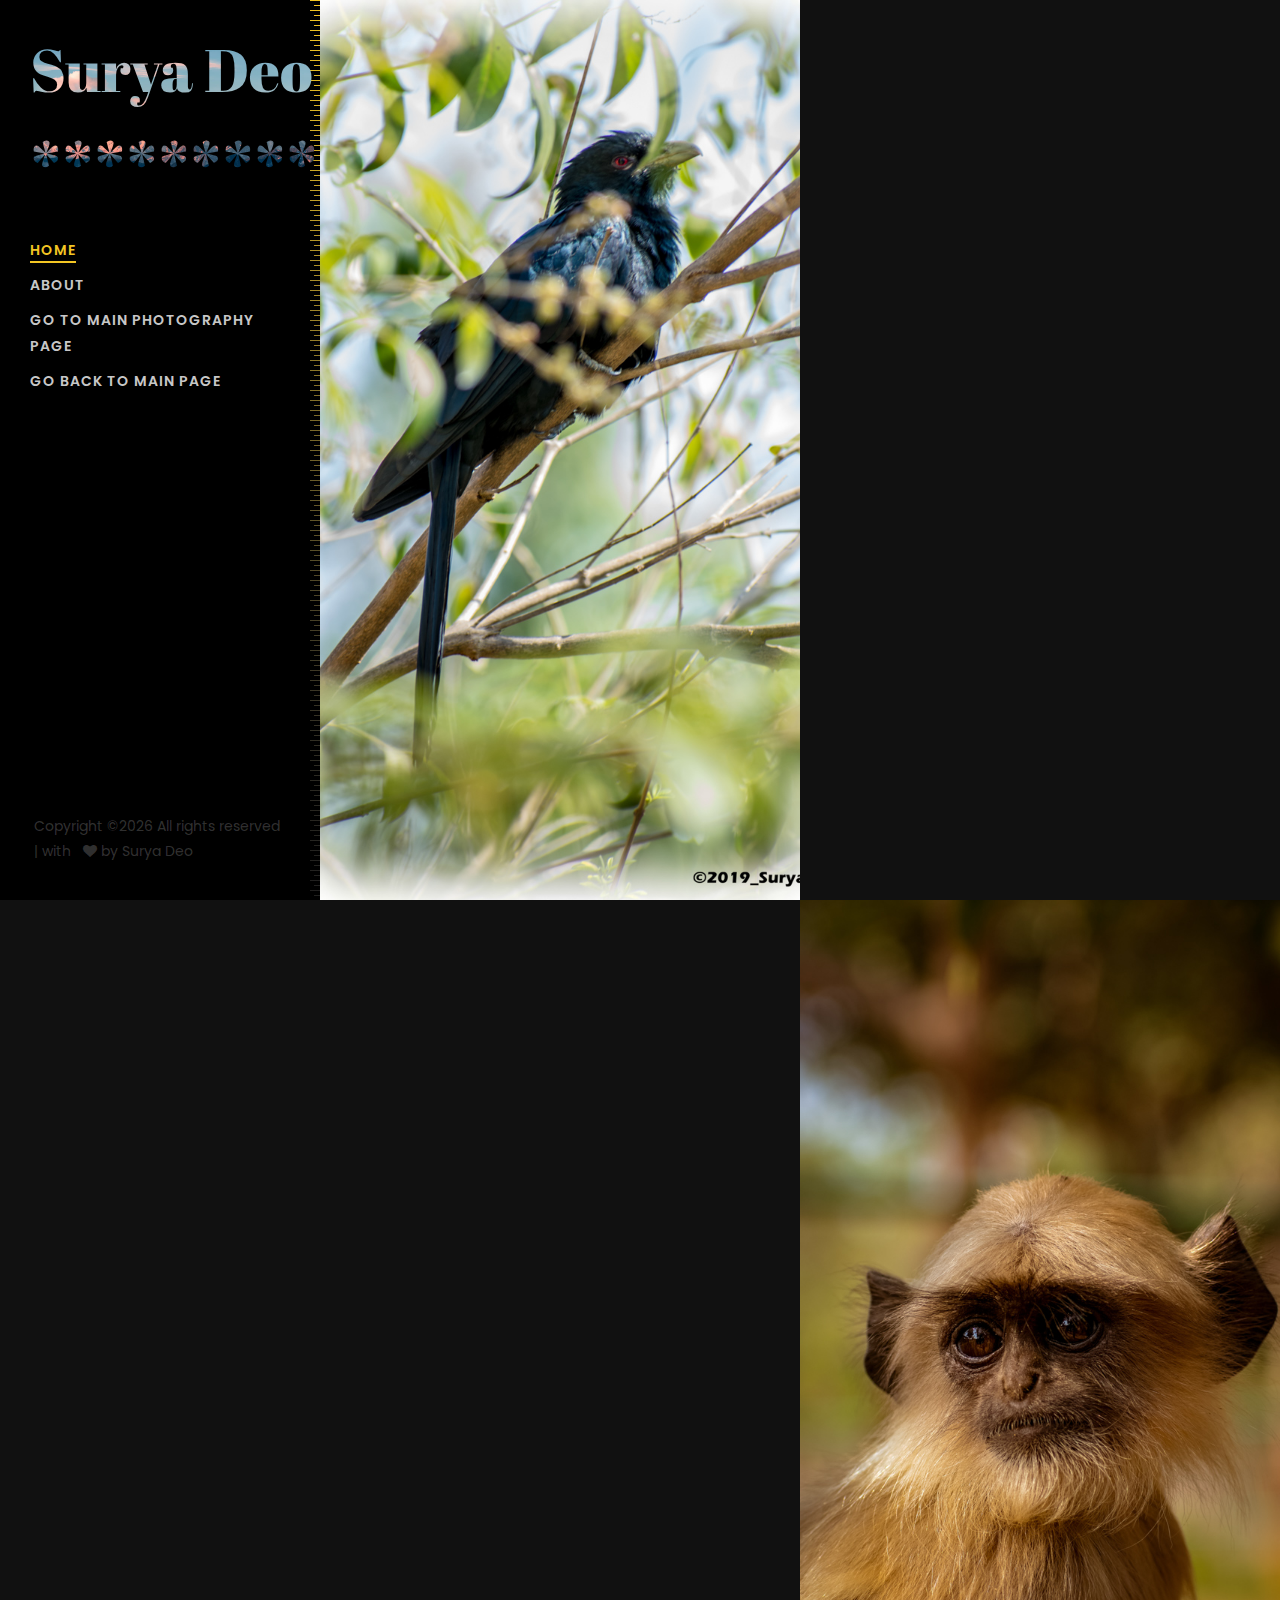
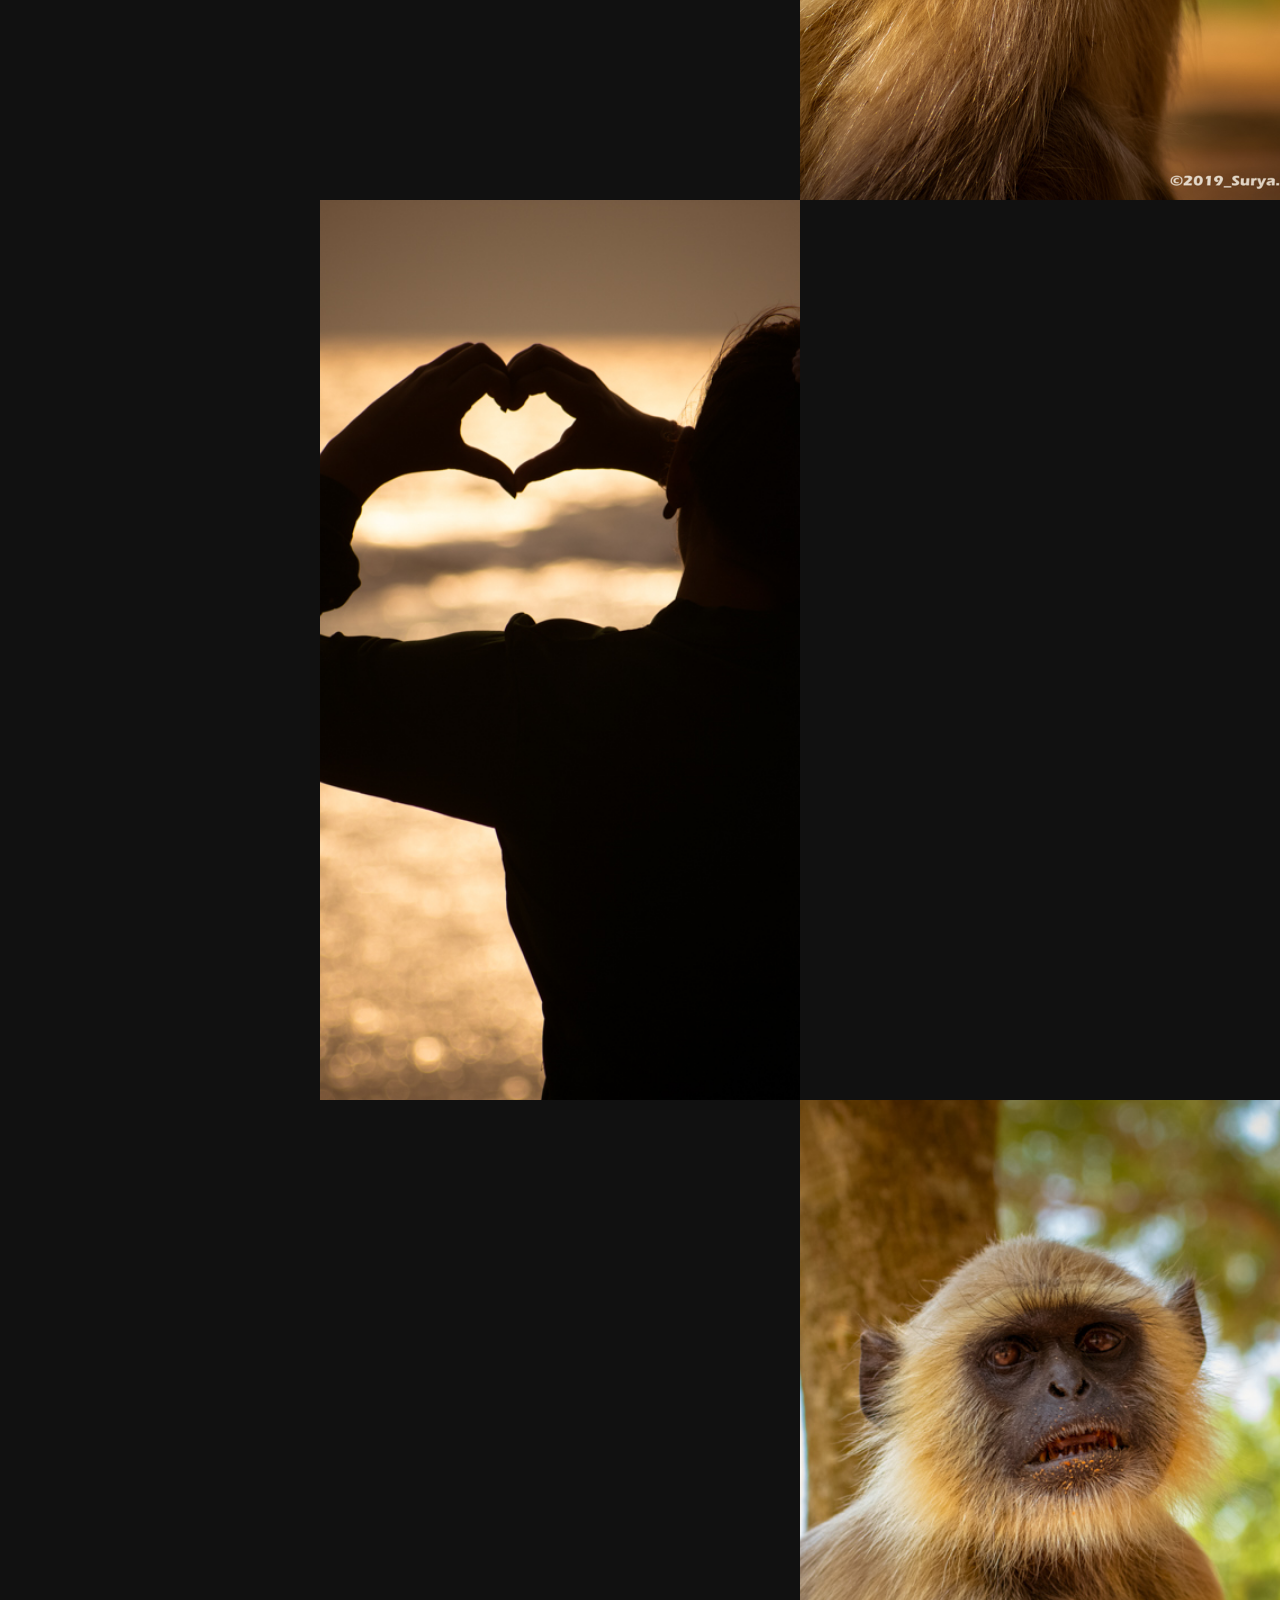
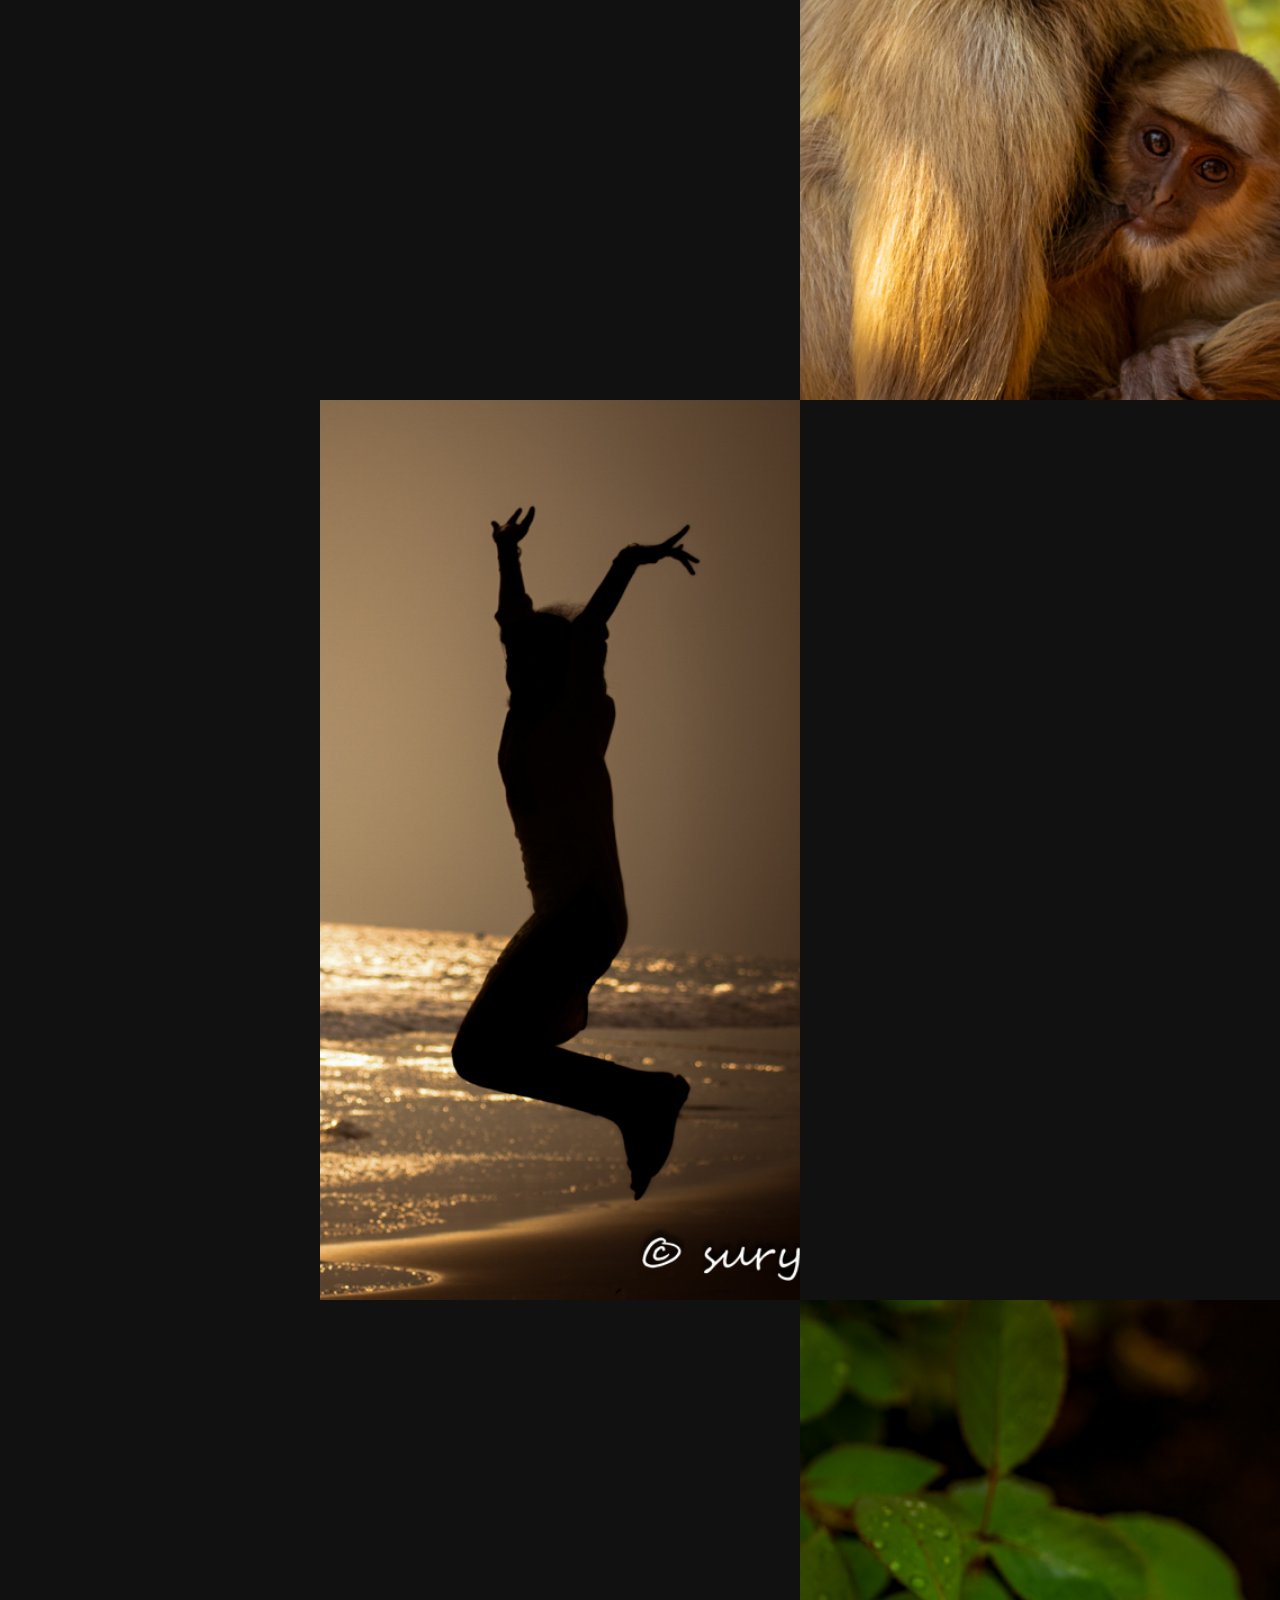
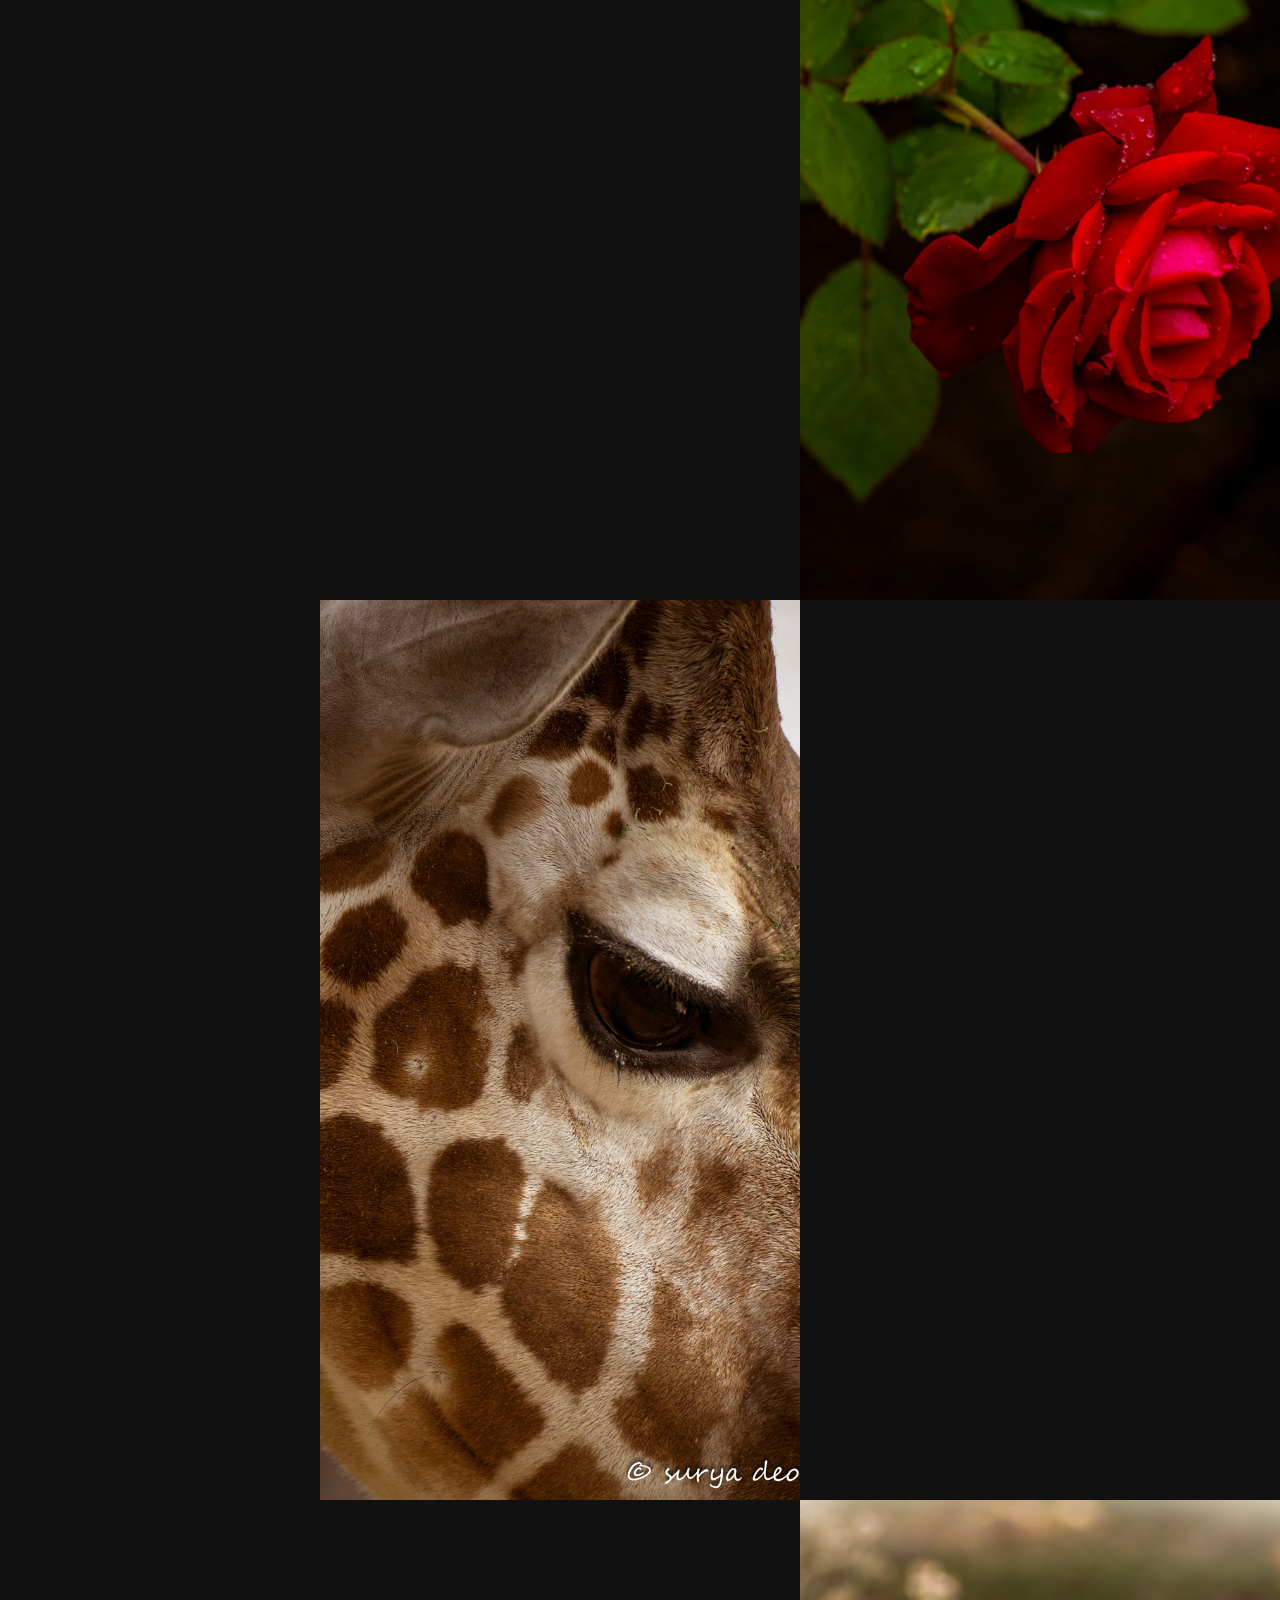
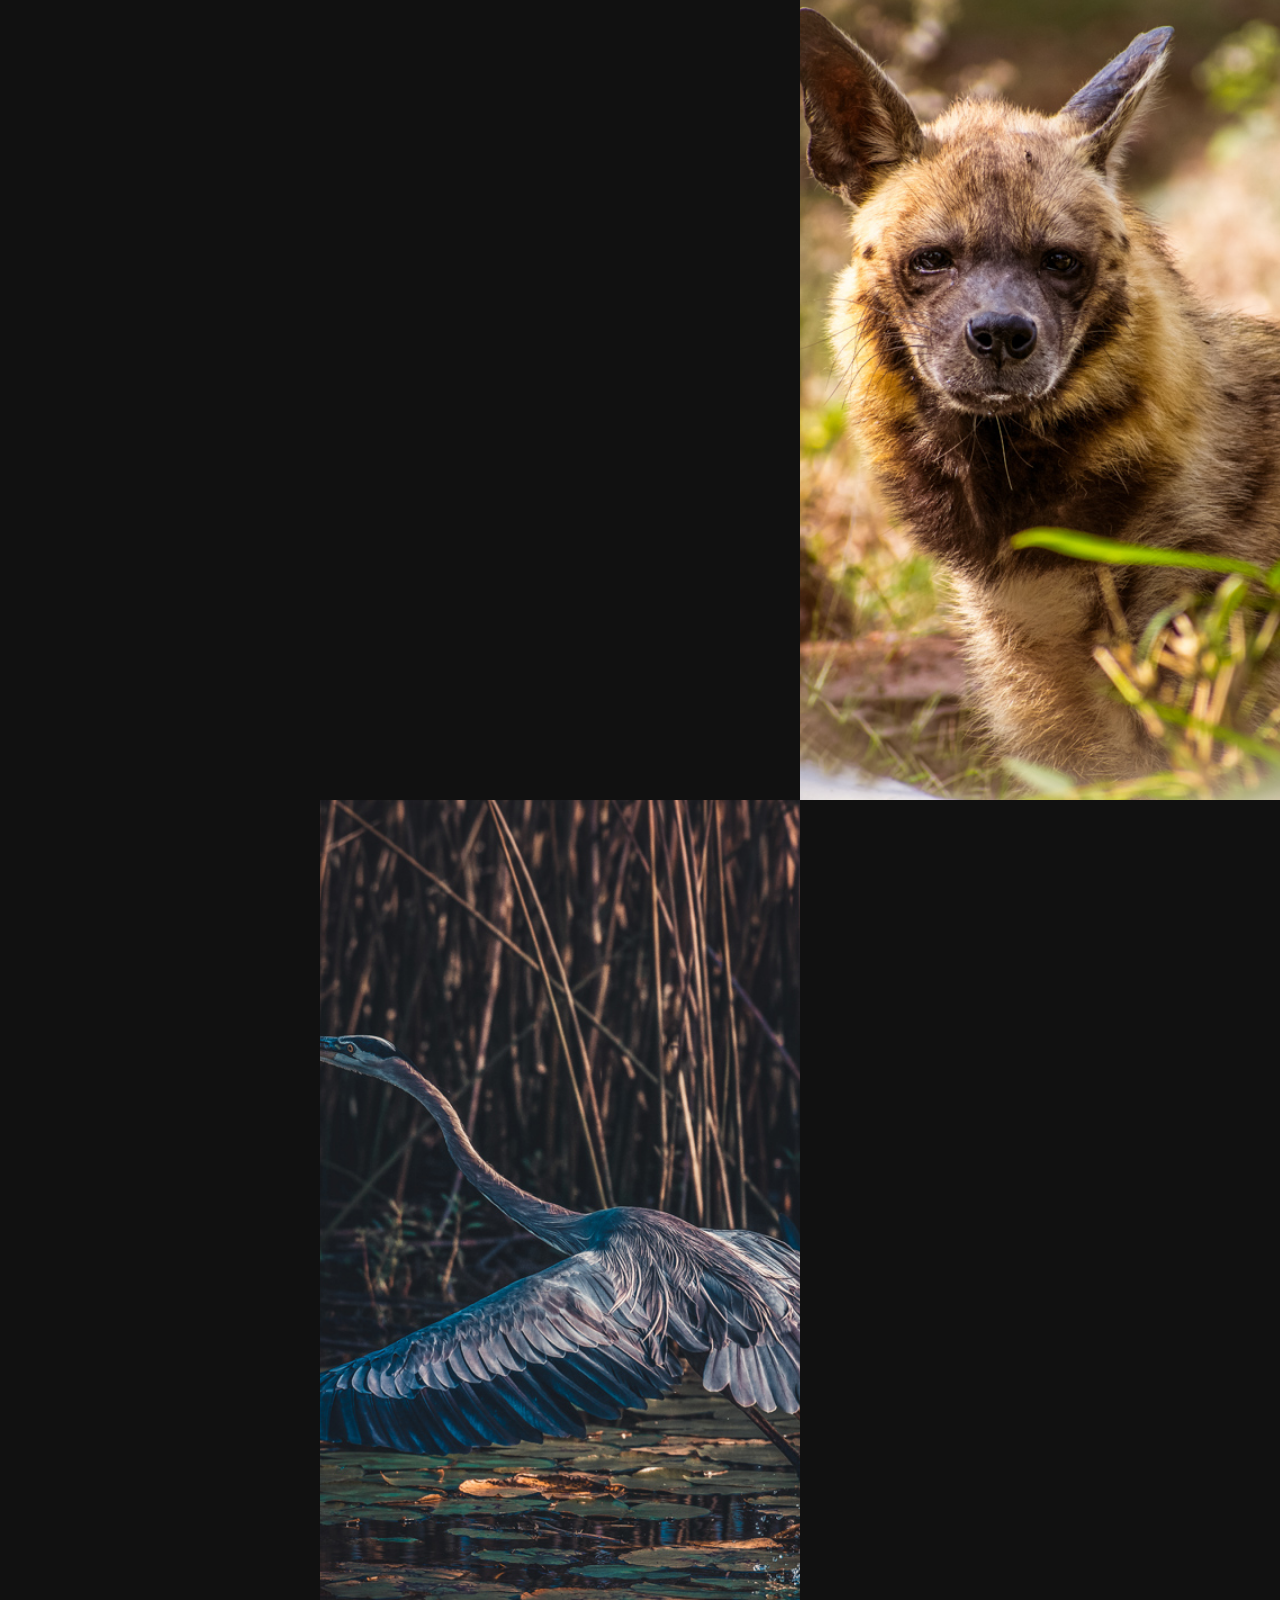
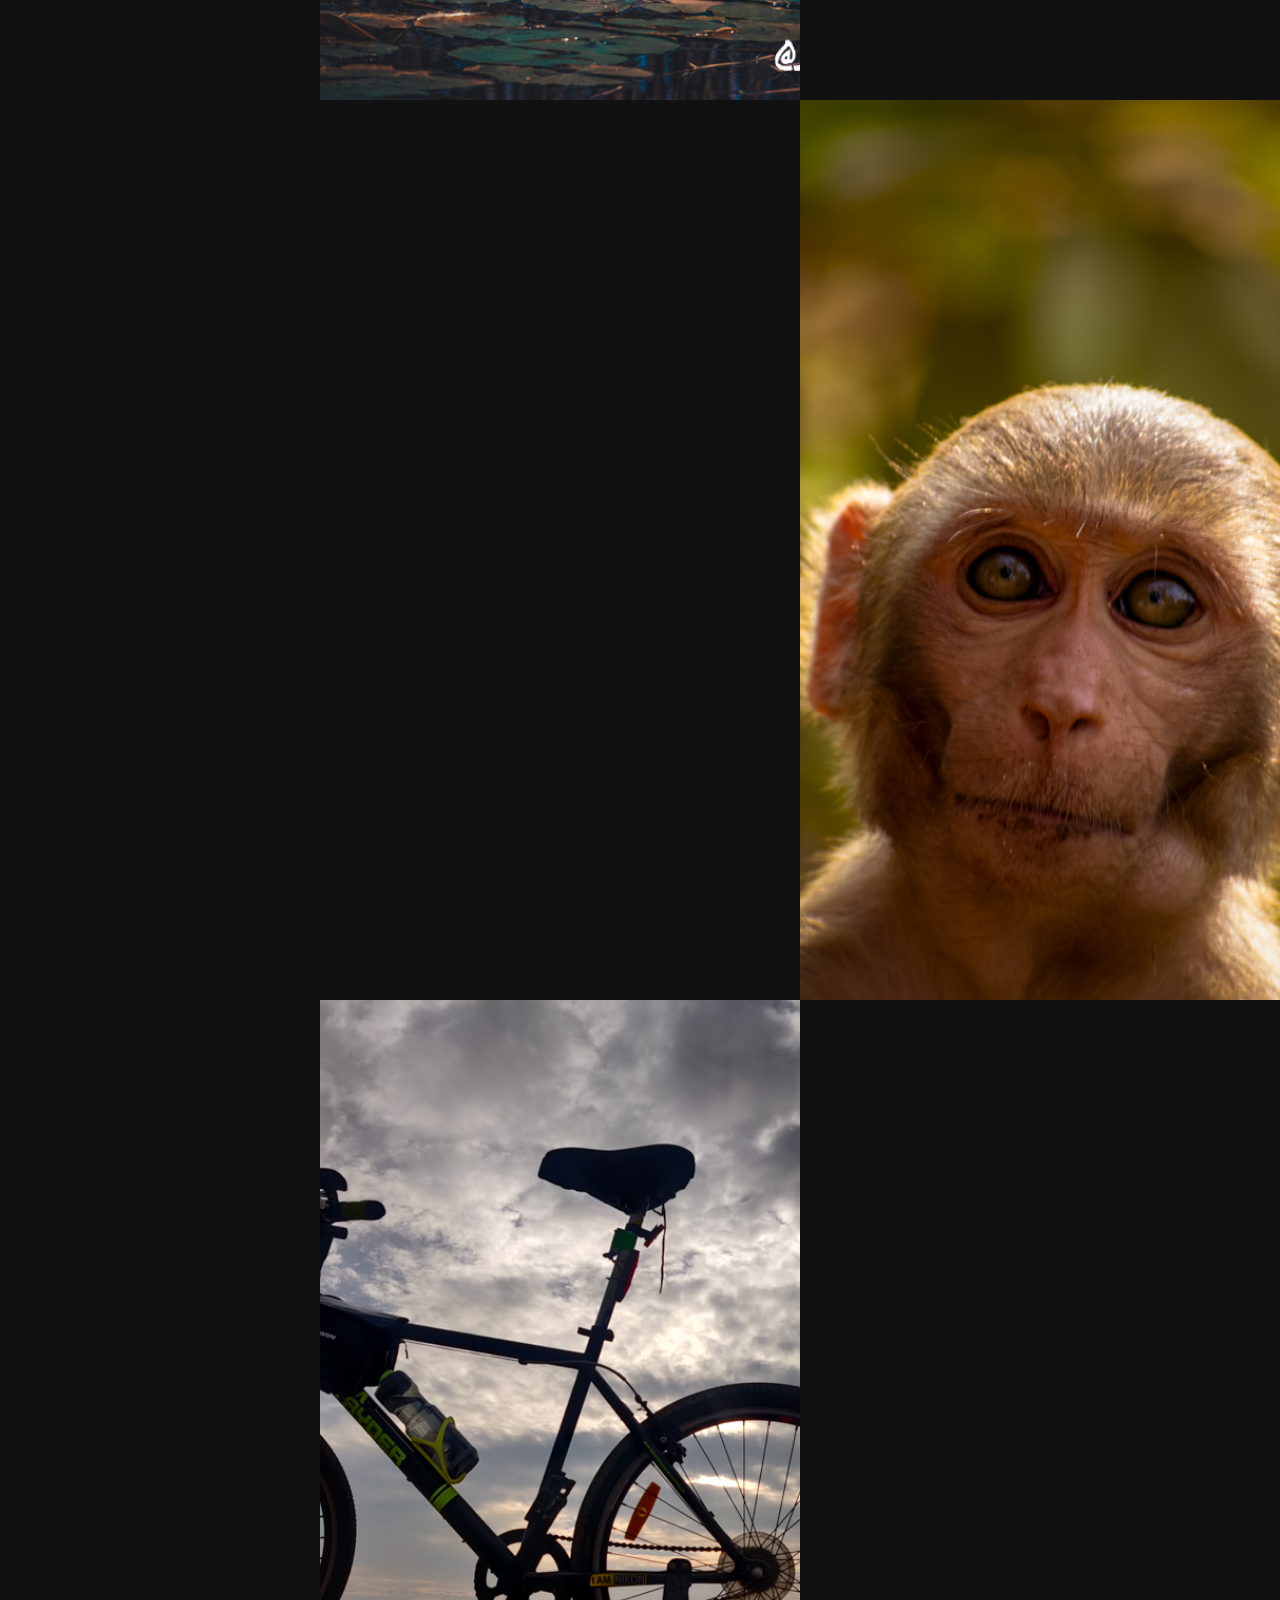
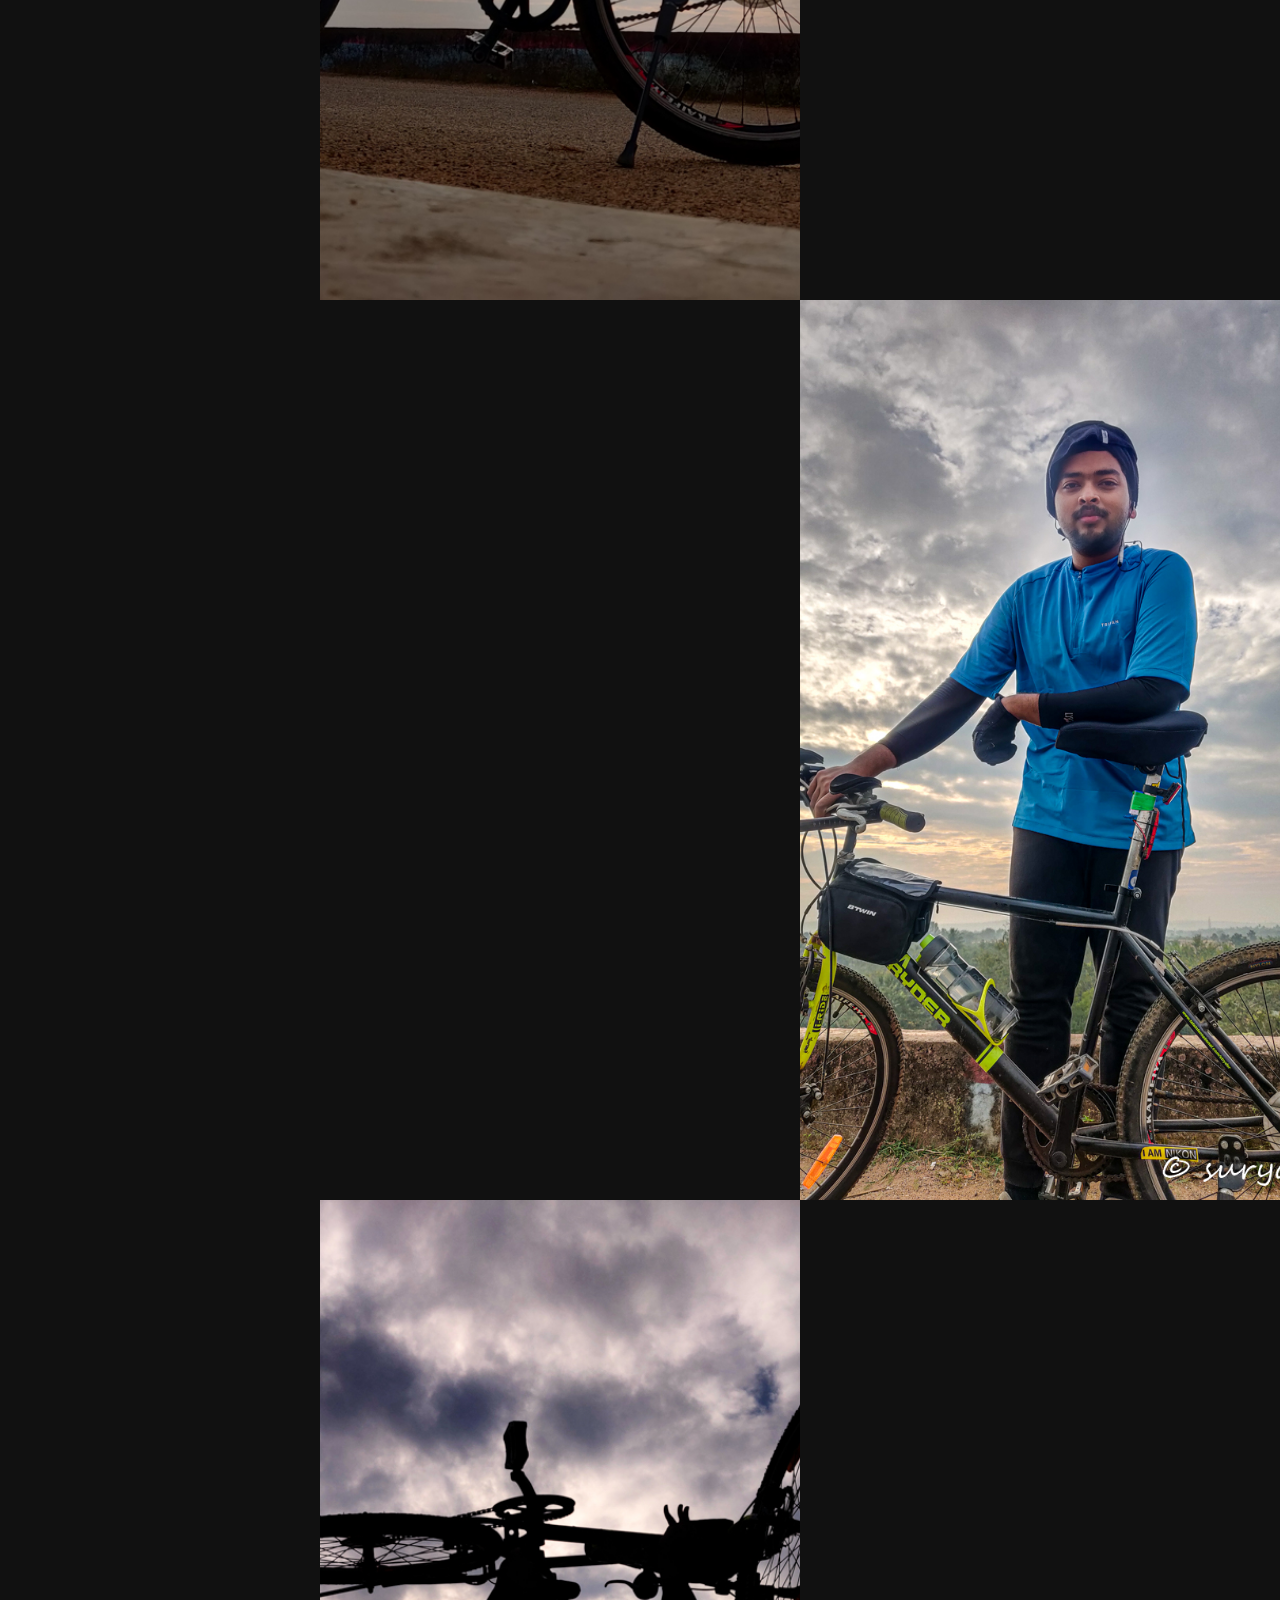
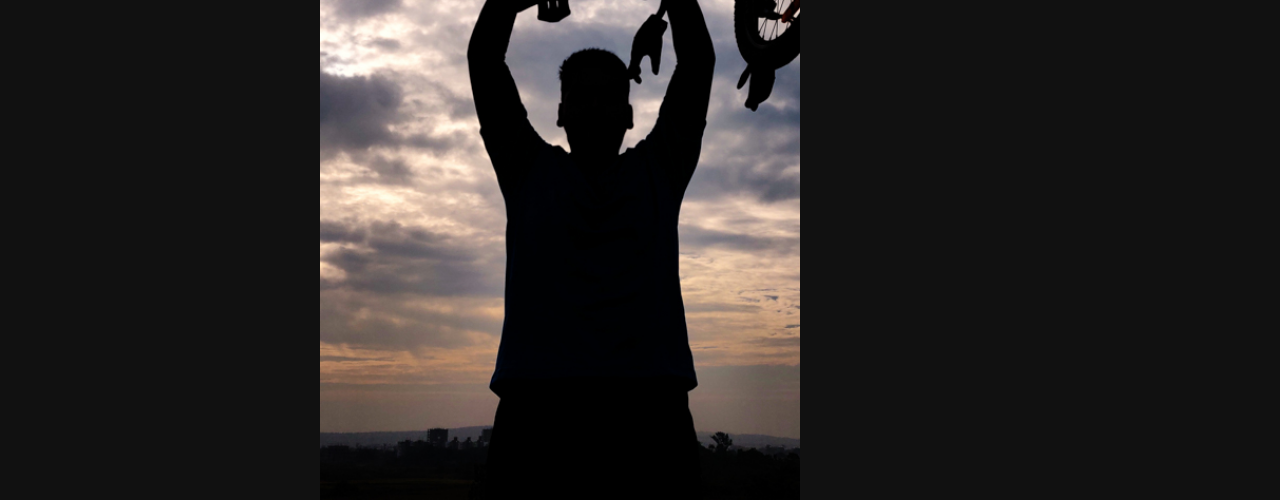
<file: index1.html>
<!DOCTYPE html>
<html lang="en">
<head>
	<title>Surya Deo</title>
	<meta charset="utf-8">
	<meta name="viewport" content="width=device-width, initial-scale=1, shrink-to-fit=no">
	
	<link href="https://fonts.googleapis.com/css?family=Poppins:300,400,500,600,700" rel="stylesheet">
	<link href="https://fonts.googleapis.com/css?family=Abril+Fatface&display=swap" rel="stylesheet">
	<link rel="stylesheet" href="https://stackpath.bootstrapcdn.com/font-awesome/4.7.0/css/font-awesome.min.css">

	<link rel="stylesheet" href="css1/animate.css">
	
	<link rel="stylesheet" href="css1/owl.carousel.min.css">
	<link rel="stylesheet" href="css1/owl.theme.default.min.css">
	<link rel="stylesheet" href="css1/magnific-popup.css">

	
	<link rel="stylesheet" href="css1/flaticon.css">
	<link rel="stylesheet" href="css1/style.css">
</head>
<body>

	<div id="colorlib-page">
		<a href="#" class="js-colorlib-nav-toggle colorlib-nav-toggle"><i></i></a>
		<aside id="colorlib-aside" role="complementary" class="js-fullheight">

			<h1 id="colorlib-logo" class="mb-4 mb-md-5"><a href="index.html" style="background-image: url(images/bg_1.jpg);">Surya Deo<br> <br>*********</a></h1>
			<nav id="colorlib-main-menu" role="navigation">
				<ul>
					<li class="colorlib-active"><a href="index1.html">Home</a></li>					
					<li><a href="about.html">About</a></li>
					<li><a href="http://thewildlifephotographers.xyz/">Go to main photography page</a></li>
					<li><a href="index.html">Go BACK TO MAIN PAGE&nbsp;</a></li>
					
				</ul>
			</nav>

			<div class="colorlib-footer">
				<div class="mb-4">
<form action="#" class="colorlib-subscribe-form">
			<div class="form-group d-flex">
							<div class="icon"><span class="icon-paper-plane"></span></div>
</div>
					</form>
				</div>
				<p class="pfooter">
					Copyright &copy;<script>document.write(new Date().getFullYear());</script> All rights reserved | with&nbsp;&nbsp; <i class="fa fa-heart" aria-hidden="true"></i> by Surya Deo <a href="https://instagram.com/narayansuryadeo" target="_blank">&nbsp;</a>
					</p>
				</div>
			</aside> 
			<div id="colorlib-main">
				<section class="ftco-section ftco-no-pt ftco-no-pb">
					<div class="container px-md-0">
						<div class="row d-flex no-gutters">
							<div class="col-md-12 portfolio-wrap">
								<div class="row no-gutters align-items-center">
									<a href="images/work-1.jpg" class="col-md-6 img image-popup js-fullheight d-flex align-items-center justify-content-center" style="background-image: url(images/work-1.jpg);">
										<div class="icon d-flex align-items-center justify-content-center">
											<span class="fa fa-expand"></span>
										</div>
									</a>
									<div class="col-md-6">
										<div class="text pt-5 pl-0 px-lg-5 pl-md-4 ftco-animate">
											<div class="px-4 px-lg-4">
												<div class="desc">
													<div class="top">
														<span class="subheading">Portrait</span>
														<h2 class="mb-4"><a href="gallery.html">A greater Coucal&nbsp;</a></h2>
													</div>
													<div class="absolute">
														<p>This is a large species of cuckoo at 48 cm. The head is black, upper mantle and underside are black glossed with purple. The back and wings are chestnut brown. There are no pale shaft streaks on the coverts. The eyes are ruby red. Juveniles are duller black with spots on the crown and there are whitish bars on the underside and tail. There are several geographic races and some of these populations are sometimes treated as full species.</p>
													</div> 
													<p><a href="" class="custom-btn">Open</a></p>
                                                </div>
											</div>
										</div>
									</div>
								</div>
							</div>

							<div class="col-md-12 portfolio-wrap">
								<div class="row no-gutters align-items-center">
									<a href="images/work-2.jpg" class="col-md-6 order-md-last img image-popup js-fullheight d-flex align-items-center justify-content-center" style="background-image: url(images/work-2.jpg);">
										<div class="icon d-flex align-items-center justify-content-center">
											<span class="fa fa-expand"></span>
										</div>
									</a>
									<div class="col-md-6">
										<div class="text pt-5 px-md-5 ftco-animate">
											<div class="px-4 px-lg-4">
												<div class="desc text-md-right">
													<div class="top">
														<span class="subheading">Potrait</span>
														<h2 class="mb-4"><a href="gallery.html">Baby black face monkey</a></h2>
													</div>
													<div class="absolute">
														<p>The Gray langur (Semnopithecus), also called the Hanuman langur or Hanuman monkey, is a genus of Old World monkeys native to the Indian subcontinent.[1] Traditionally only one species Semnopithecus entellus was recognized, but since about 2001, additional species have been recognized. The taxonomy has been in flux, but currently eight species are recognized.

Gray langurs are fairly terrestrial, inhabiting forest, open lightly wooded habitats, and urban areas on the Indian subcontinent. Most species are found at low to moderate altitudes, but the Nepal gray langur and Kashmir gray langur occur up to 4,000 m (13,000 ft) in the Himalayas.</p>
													</div>
													<p><a href="" class="custom-btn">Open</a></p>
												</div>
											</div>
										</div>
									</div>
								</div>
							</div>

							<div class="col-md-12 portfolio-wrap">
								<div class="row no-gutters align-items-center">
									<a href="images/work-3.jpg" class="col-md-6 img image-popup js-fullheight d-flex align-items-center justify-content-center" style="background-image: url(images/work-3.jpg);">
										<div class="icon d-flex align-items-center justify-content-center">
											<span class="fa fa-expand"></span>
										</div>
									</a>
									<div class="col-md-6">
										<div class="text pt-5 pl-0 px-lg-5 pl-md-4 ftco-animate">
											<div class="px-4 px-lg-4">
												<div class="desc">
													<div class="top">
														<span class="subheading">Silhouette</span>
														<h2 class="mb-4"><a href="gallery.html">Silhouette is the best shot for a sunset</a></h2>
													</div>
													<div class="absolute">
														<p>Sunset and sunrise throw a difficult lighting condition, it's the job of the person behing the lens to take a complete advantage of this unfavourable lighting conditions.</p>
													</div>
													<p><a href="" class="custom-btn">Open</a></p>
												</div>
											</div>
										</div>
									</div>
								</div>
							</div>

							<div class="col-md-12 portfolio-wrap">
								<div class="row no-gutters align-items-center">
									<a href="images/work-4.jpg" class="col-md-6 order-md-last img image-popup js-fullheight d-flex align-items-center justify-content-center" style="background-image: url(images/work-4.jpg);">
										<div class="icon d-flex align-items-center justify-content-center">
											<span class="fa fa-expand"></span>
										</div>
									</a>
									<div class="col-md-6">
										<div class="text pt-5 px-md-5 ftco-animate">
											<div class="px-4 px-lg-4">
												<div class="desc text-md-right">
													<div class="top">
														<span class="subheading">Nature</span>
														<h2 class="mb-4"><a href="gallery.html">Mother's love</a></h2>
													</div>
													<div class="absolute">
														<p>Nothing can be compared to a mother’s love. Humans might stay with their parents the longest, but that doesn’t mean the animal kingdom isn’t full of examples of loving mothers. Many animals have powerful bonds with their children. Do you know monkeys mourn the loss of their kind.</p>
													</div>
													<p><a href="" class="custom-btn">Open</a></p>
												</div>
											</div>
										</div>
									</div>
								</div>
							</div>

							<div class="col-md-12 portfolio-wrap">
								<div class="row no-gutters align-items-center">
									<a href="images/work-5.jpg" class="col-md-6 img image-popup js-fullheight d-flex align-items-center justify-content-center" style="background-image: url(images/work-5.jpg);">
										<div class="icon d-flex align-items-center justify-content-center">
											<span class="fa fa-expand"></span>
										</div>
									</a>
									<div class="col-md-6">
										<div class="text pt-5 pl-0 px-lg-5 pl-md-4 ftco-animate">
											<div class="px-4 px-lg-4">
												<div class="desc">
													<div class="top">
														<span class="subheading">SILHOUETTE</span>
														<h2 class="mb-4"><a href="gallery.html">Sea, sunset and silhouette</a></h2>
													</div>
													<div class="absolute">
														<p> There’s nothing quite like watching the sun paint the sky shades of pink and purple near the ocean.</p>
													</div>
													<p><a href="" class="custom-btn">Open</a></p>
												</div>
											</div>
										</div>
									</div>
								</div>
							</div>

							<div class="col-md-12 portfolio-wrap">
								<div class="row no-gutters align-items-center">
									<a href="images/work-6.jpg" class="col-md-6 order-md-last img image-popup js-fullheight d-flex align-items-center justify-content-center" style="background-image: url(images/work-6.jpg);">
										<div class="icon d-flex align-items-center justify-content-center">
											<span class="fa fa-expand"></span>
										</div>
									</a>
									<div class="col-md-6">
										<div class="text pt-5 px-md-5 ftco-animate">
											<div class="px-4 px-lg-4">
												<div class="desc text-md-right">
													<div class="top">
														<span class="subheading">CLOSEUP</span>
														<h2 class="mb-4"><a href="gallery.html">Rose are red</a></h2>
													</div>
													<div class="absolute">
														<p>Roses do not bloom hurriedly; for beauty, like any masterpiece, takes time to blossom.</p>
													</div>
													<p><a href="" class="custom-btn">Open</a></p>
												</div>
											</div>
										</div>
									</div>
								</div>
							</div>

							<div class="col-md-12 portfolio-wrap">
								<div class="row no-gutters align-items-center">
									<a href="images/work-7.jpg" class="col-md-6 img image-popup js-fullheight d-flex align-items-center justify-content-center" style="background-image: url(images/work-7.jpg);">
										<div class="icon d-flex align-items-center justify-content-center">
											<span class="fa fa-expand"></span>
										</div>
									</a>
									<div class="col-md-6">
										<div class="text pt-5 pl-0 px-lg-5 pl-md-4 ftco-animate">
											<div class="px-4 px-lg-4">
												<div class="desc">
													<div class="top">
														<span class="subheading">Animals</span>
														<h2 class="mb-4"><a href="gallery.html">Giraffe</a></h2>
													</div>
													<div class="absolute">
														<p>God must've had a blast. painting the stripes on the zebra, hanging the stars in the sky, putting the gold in the sunset. What creativity!
                                                        Stretching the neck of the giraffe, putting the flutter in the mockingbird's wings, planting the giggle in the hyena. And then, as a finale to a brilliant performance, He made a human who had the unique honour to bear the stamp, In His Image. </p>
													</div>
													<p><a href="" class="custom-btn">Open</a></p>
												</div>
											</div>
										</div>
									</div>
								</div>
							</div>

							<div class="col-md-12 portfolio-wrap">
								<div class="row no-gutters align-items-center">
									<a href="images/work-8.jpg" class="col-md-6 order-md-last img image-popup js-fullheight d-flex align-items-center justify-content-center" style="background-image: url(images/work-8.jpg);">
										<div class="icon d-flex align-items-center justify-content-center">
											<span class="fa fa-expand"></span>
										</div>
									</a>
									<div class="col-md-6">
										<div class="text pt-5 px-md-5 ftco-animate">
											<div class="px-4 px-lg-4">
												<div class="desc text-md-right">
													<div class="top">
														<span class="subheading">ANIMALS</span>
														<h2 class="mb-4"><a href="gallery.html">Spotted Hyena</a></h2>
													</div>
													<div class="absolute">
														<p>The spotted hyena is the most social of the Carnivora in that it has the largest group sizes and most complex social behaviours.[12] Its social organisation is unlike that of any other carnivore, bearing closer resemblance to that of cercopithecine primates (baboons and macaques) with respect to group-size, hierarchical structure, and frequency of social interaction among both kin and unrelated group-mates.[13] However, the social system of the spotted hyena is openly competitive rather than cooperative, with access to kills, mating opportunities and the time of dispersal for males depending on the ability to dominate other clan-members. </p>
													</div>
													<p><a href="" class="custom-btn">Open</a></p>
												</div>
											</div>
										</div>
									</div>
								</div>
							</div>

							<div class="col-md-12 portfolio-wrap">
								<div class="row no-gutters align-items-center">
									<a href="images/work-9.jpg" class="col-md-6 img js-fullheight d-flex align-items-center justify-content-center" style="background-image: url(images/work-9.jpg);">
										<div class="icon d-flex align-items-center justify-content-center">
											<span class="fa fa-expand"></span>
										</div>
									</a>
									<div class="col-md-6">
										<div class="text pt-5 pl-0 px-lg-5 pl-md-4 ftco-animate">
											<div class="px-4 px-lg-4">
												<div class="desc">
													<div class="top">
														<span class="subheading">Birds</span>
														<h2 class="mb-4"><a href="gallery.html">Wattle crane</a></h2>
													</div>
													<div class="absolute">
														<p>The wattled crane is a large bird found in Africa, south of the Sahara Desert. It is sometimes placed in the monotypic genus Bugeranus</p>
													</div>
													<p><a href="" class="custom-btn">Open</a></p>
												</div>
											</div>
										</div>
									</div>
								</div>
							</div>
							
								<div class="col-md-12 portfolio-wrap">
								<div class="row no-gutters align-items-center">
									<a href="images/work-14.jpg" class="col-md-6 order-md-last img image-popup js-fullheight d-flex align-items-center justify-content-center" style="background-image: url(images/work-14.jpg);">
										<div class="icon d-flex align-items-center justify-content-center">
											<span class="fa fa-expand"></span>
										</div>
									</a>
									<div class="col-md-6">
										<div class="text pt-5 px-md-5 ftco-animate">
											<div class="px-4 px-lg-4">
												<div class="desc text-md-right">
													<div class="top">
														<span class="subheading">ANIMALS</span>
														<h2 class="mb-4"><a href="gallery.html">Monkey</a></h2>
													</div>
													<div class="absolute">
														<p>Gray langurs, also called Hanuman langurs or Hanuman monkeys, are Old World monkeys native to the Indian subcontinent constituting the genus Semnopithecus. Traditionally only one species Semnopithecus entellus was recognized, but since about 2001, additional species have been recognized.  </p>
													</div>
													<p><a href="" class="custom-btn">Open</a></p>
												</div>
											</div>
										</div>
									</div>
								</div>
							</div>
							
							
							<div class="col-md-12 portfolio-wrap">
								<div class="row no-gutters align-items-center">
									<a href="images/work-15.jpg" class="col-md-6 img js-fullheight d-flex align-items-center justify-content-center" style="background-image: url(images/work-15.jpg);">
										<div class="icon d-flex align-items-center justify-content-center">
											<span class="fa fa-expand"></span>
										</div>
									</a>
									<div class="col-md-6">
										<div class="text pt-5 px-md-5 ftco-animate">
											<div class="px-4 px-lg-4">
												<div class="desc text-md-right">
													<div class="top">
														<span class="subheading">SPORTS</span>
														<h2 class="mb-4"><a href="gallery.html">Tata Styder</a></h2>
													</div>
													<div class="absolute">
														<p>Cycling in the morning and witnessing the sunrise is magical </p>
													</div>
													<p><a href="" class="custom-btn">Open</a></p>
												</div>
											</div>
										</div>
									</div>
								</div>
							</div>

							<div class="col-md-12 portfolio-wrap">
								<div class="row no-gutters align-items-center">
									<a href="images/work-17.jpg" class="col-md-6 order-md-last img image-popup js-fullheight d-flex align-items-center justify-content-center" style="background-image: url(images/work-17.jpg);">
										<div class="icon d-flex align-items-center justify-content-center">
											<span class="fa fa-expand"></span>
										</div>
									</a>
									<div class="col-md-6">
										<div class="text pt-5 px-md-5 ftco-animate">
											<div class="px-4 px-lg-4">
												<div class="desc text-md-right">
													<div class="top">
														<span class="subheading">SPORTS</span>
														<h2 class="mb-4"><a href="gallery.html">Morning</a></h2>
													</div>
													<div class="absolute">
														<p>You may feel more inclined to make healthy, positive choices as the day progresses. Fasted morning rides at a low intensity may burn fat, enhance endurance performance, and boost your energy and metabolism levels all day.  </p>
													</div>
													<p><a href="" class="custom-btn">Open</a></p>
												</div>
											</div>
										</div>
									</div>
								</div>
							</div>
							
							
							<div class="col-md-12 portfolio-wrap">
								<div class="row no-gutters align-items-center">
									<a href="images/work-16.jpg" class="col-md-6 img js-fullheight d-flex align-items-center justify-content-center" style="background-image: url(images/work-16.jpg);">
										<div class="icon d-flex align-items-center justify-content-center">
											<span class="fa fa-expand"></span>
										</div>
									</a>
									<div class="col-md-6">
										<div class="text pt-5 pl-0 px-lg-5 pl-md-4 ftco-animate">
											<div class="px-4 px-lg-4">
												<div class="desc">
													<div class="top">
														<span class="subheading">SPORTS</span>
														<h2 class="mb-4"><a href="gallery.html">Silloutte</a></h2>
													</div>
													<div class="absolute">
														<p>A silhouette is the image of a person, animal, object or scene represented as a solid shape of a single colour, usually black, with its edges matching the outline of the subject.</p>
													</div>
													<p><a href="" class="custom-btn">Open</a></p>
												</div>
											</div>
										</div>
									</div>
								</div>
							</div>
							
						</div>
						<!--<div class="row d-flex">
							<div class="col-md-12">
								<a href="#" class="btn-custom-load d-block w-100 text-center py-4">Load more <span class="fa fa-refresh"></span></a>
							</div>
						</div> -->
					</div>
				</section>
			</div><!-- END COLORLIB-MAIN -->
		</div><!-- END COLORLIB-PAGE -->

		<!-- loader -->
		<div id="ftco-loader" class="show fullscreen"><svg class="circular" width="48px" height="48px"><circle class="path-bg" cx="24" cy="24" r="22" fill="none" stroke-width="4" stroke="#eeeeee"/><circle class="path" cx="24" cy="24" r="22" fill="none" stroke-width="4" stroke-miterlimit="10" stroke="#F96D00"/></svg></div>


		<script src="js1/jquery.min.js"></script>
		<script src="js1/jquery-migrate-3.0.1.min.js"></script>
		<script src="js1/popper.min.js"></script>
		<script src="js1/bootstrap.min.js"></script>
		<script src="js1/jquery.easing.1.3.js"></script>
		<script src="js1/jquery.waypoints.min.js"></script>
		<script src="js1/jquery.stellar.min.js"></script>
		<script src="js1/owl.carousel.min.js"></script>
		<script src="js/jquery.magnific-popup.min.js"></script>
		<script src="js1/jquery.animateNumber.min.js"></script>
		<script src="js1/scrollax.min.js"></script>
		<script src="js1/main.js"></script>
		
	</body>
	</html>
</file>
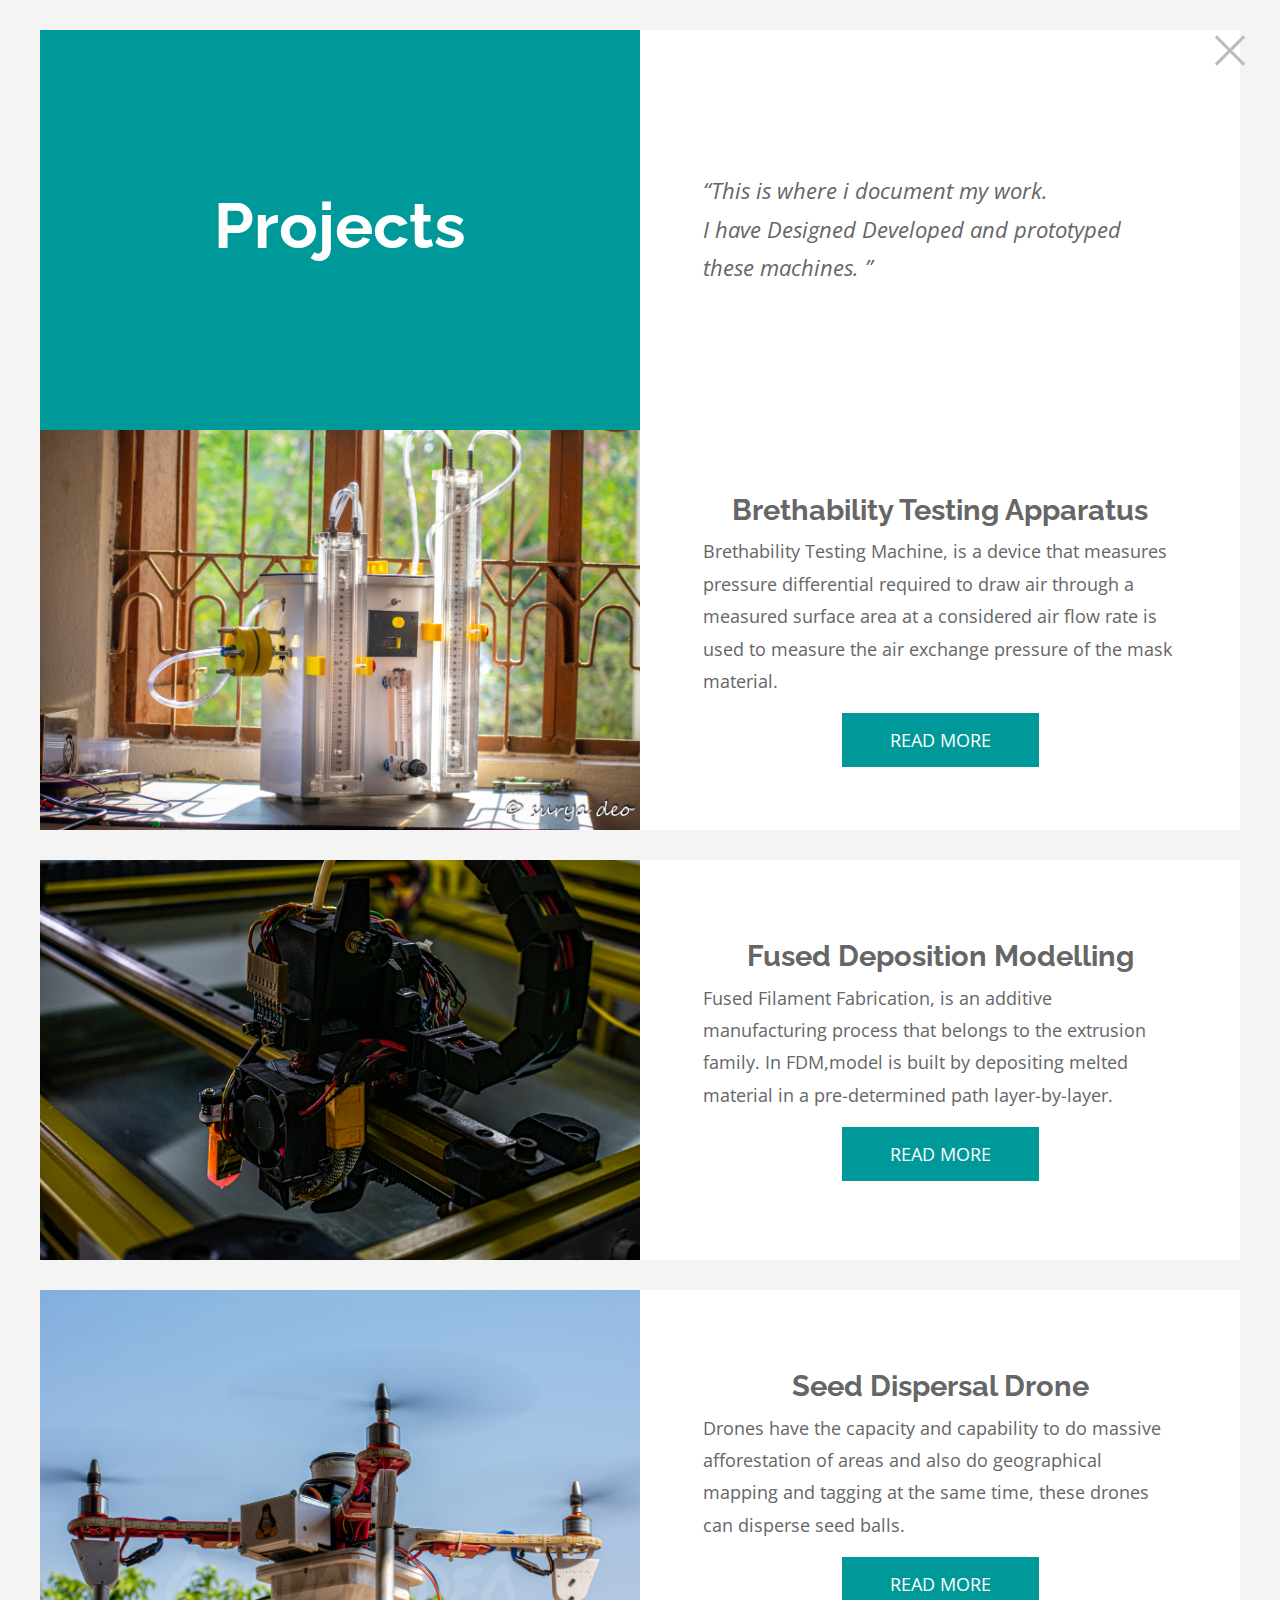
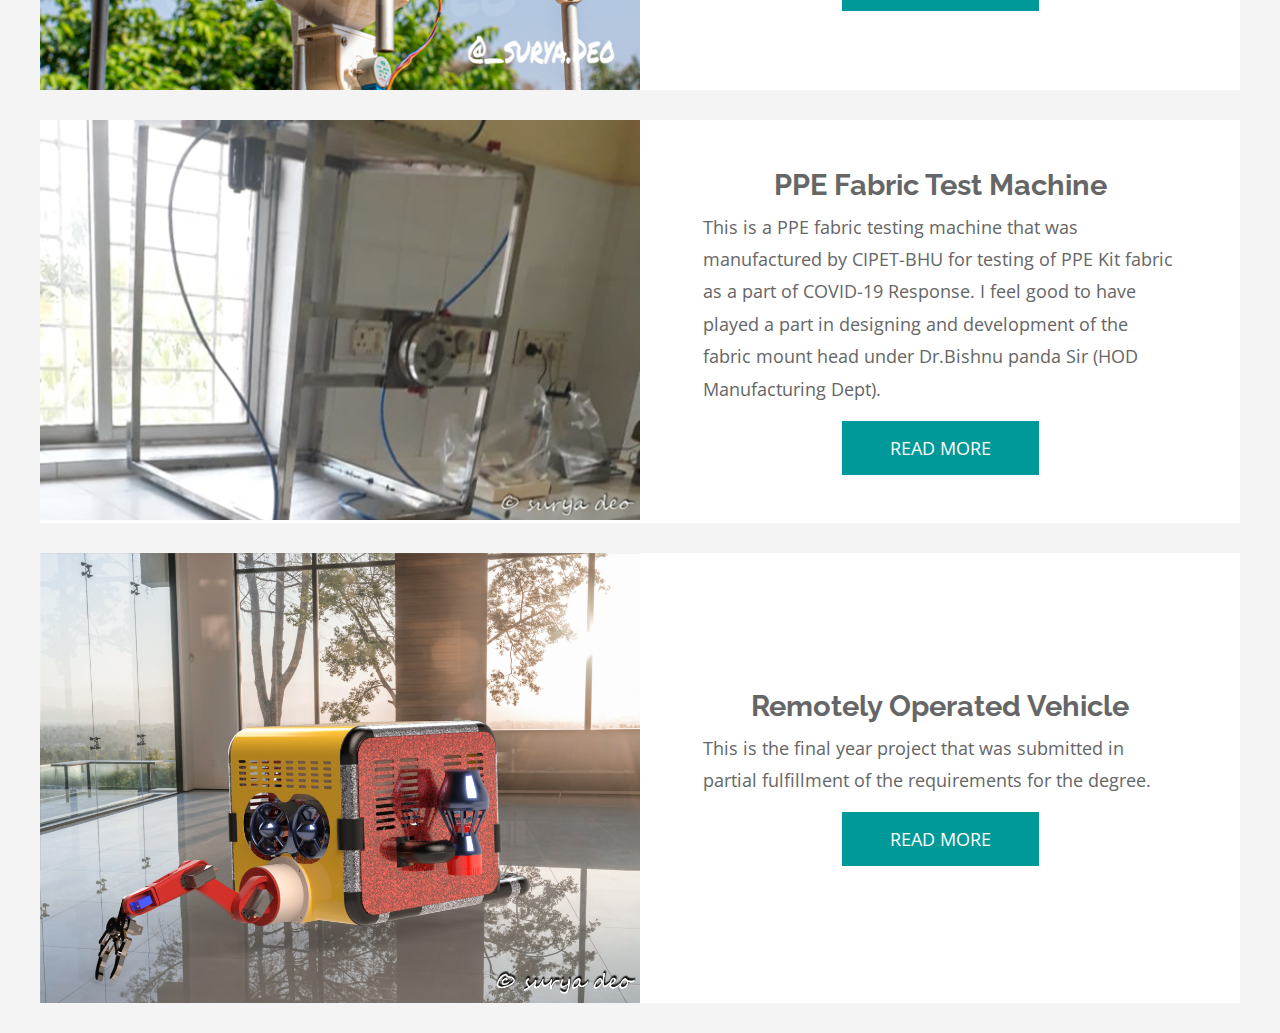
<file: projects.html>
<!DOCTYPE html>
<html lang="en">
<head>
  <meta charset="utf-8">
  <meta name="viewport" content="width=device-width, initial-scale=1">

  <title>Project</title>

  <link rel="stylesheet" href="https://fonts.googleapis.com/css?family=Open+Sans:300,400">   
  <link rel="stylesheet" href="css/bootstrap.min.css">                                        
  <link rel="stylesheet" href="css/templatemo-style.css">
  <link rel='stylesheet' type='text/css' href='css/style.css' >
		
	
  <script>
    var renderPage = true;

    if(navigator.userAgent.indexOf('MSIE')!==-1
      || navigator.appVersion.indexOf('Trident/') > 0){
       
        alert("Please view this in a modern browser such as Chrome or Microsoft Edge.");
        renderPage = false;
    }
  </script>

</head>

<body>
	
	<a href='index.html' class='close-btn' >
			<span></span>
			<span></span>
		</a>
 
  <div id="loader-wrapper">
    <div id="loader"></div>
    <div class="loader-section section-left"></div>
    <div class="loader-section section-right"></div>
  </div>

 <div class="container">

  <!-- 1st section -->
  <section class="row tm-section">
   <div class="col-sm-12 col-md-12 col-lg-6 col-xl-6 p-0">
    <div class="tm-flex-center p-5 tm-bg-color-secondary tm-section-min-h">
      <h1 class="tm-text-color-white tm-site-name">Projects</h1>
    </div>
  </div>
  <div class="col-sm-12 col-md-12 col-lg-6 col-xl-6">
    <div class="tm-flex-center p-5">
      <q class="tm-quote tm-text-color-gray">This is where i document my work.<br>I have Designed Developed and prototyped these machines. </q>
    </div>
  </div>
</section>



<!-- 2rd Section -->
<section class="row tm-section tm-mb-30">
  <div class="col-sm-12 col-md-12 col-lg-6 col-xl-6 p-0 text-center">
    <img src="img/portfolio/5.jpg" alt="Image" class="img-fluid">
  </div>
  <div class="col-sm-12 col-md-12 col-lg-6 col-xl-6">
    <div class="tm-flex-center p-5">
      <div class="tm-flex-center tm-flex-col">
        <h2 class="tm-align-left">Brethability Testing Apparatus</h2>
        <p>Brethability Testing Machine, is a device that measures pressure differential required to draw air through a measured surface area at a considered air flow rate is used to measure the air exchange pressure of the mask material.</p>
        <a href="maskbrmachine.html" class="btn btn-secondary">Read More</a>
      </div>
    </div>
  </div>
</section>

<!-- 3th Section -->
<section class="row tm-section tm-mb-30">
  <div class="col-sm-12 col-md-12 col-lg-6 col-xl-6 p-0 text-center">
    <img src="img/portfolio/fdm.jpg" alt="Image" class="img-fluid">
  </div>
  <div class="col-sm-12 col-md-12 col-lg-6 col-xl-6">
    <div class="tm-flex-center p-5">
      <div class="tm-flex-center tm-flex-col">
        <h2 class="tm-align-left">Fused Deposition Modelling</h2>
        <p>Fused Filament Fabrication, is an additive manufacturing process that belongs to the extrusion family. In FDM,model is built by depositing melted material in a pre-determined path layer-by-layer.</p>
        <a href="fdmfudepomod.html" class="btn btn-secondary">Read More</a>
      </div>
    </div>
  </div>
</section>

<!-- 5th Section -->
<section class="row tm-section tm-mb-30">
  <div class="col-sm-12 col-md-12 col-lg-6 col-xl-6 p-0 text-center">
    <img src="img/portfolio/2.jpg" alt="Image" class="img-fluid">
  </div>
  <div class="col-sm-12 col-md-12 col-lg-6 col-xl-6">
    <div class="tm-flex-center p-5">
      <div class="tm-flex-center tm-flex-col">
        <h2 class="tm-align-left">Seed Dispersal Drone</h2>
        <p>Drones have the capacity and capability to do massive afforestation of areas and also do geographical mapping and tagging at the same time, these drones can disperse seed balls.</p>
        <a href="sedrdrone.html" class="btn btn-secondary">Read More</a>
      </div>
    </div>
  </div>
</section>

<!-- 6th Section -->
<section class="row tm-section tm-mb-30">
  <div class="col-sm-12 col-md-12 col-lg-6 col-xl-6 p-0 text-center">
    <img src="img/portfolio/3.jpg" alt="Image" class="img-fluid">
  </div>
  <div class="col-sm-12 col-md-12 col-lg-6 col-xl-6">
    <div class="tm-flex-center p-5">
      <div class="tm-flex-center tm-flex-col">
        <h2 class="tm-align-left">PPE Fabric Test Machine</h2>
        <p>This is a PPE fabric testing machine that was manufactured by CIPET-BHU for testing of PPE Kit fabric as a part of COVID-19 Response. I feel good to have played a part in designing and development of the fabric mount head under Dr.Bishnu panda Sir (HOD Manufacturing Dept).</p>
        <a href="fabtestmc.html" class="btn btn-secondary">Read More</a>
      </div>
    </div>
  </div>
</section>
<!-- 6th Section -->
<section class="row tm-section tm-mb-30">
  <div class="col-sm-12 col-md-12 col-lg-6 col-xl-6 p-0 text-center">
    <img src="img/portfolio/6.jpg" alt="Image" class="img-fluid">
  </div>
  <div class="col-sm-12 col-md-12 col-lg-6 col-xl-6">
    <div class="tm-flex-center p-5">
      <div class="tm-flex-center tm-flex-col">
        <h2 class="tm-align-left">Remotely Operated Vehicle</h2>
        <p>This is the final year project that was submitted in partial fulfillment of the requirements for the degree.</p>
        <a href="uwv.html" class="btn btn-secondary">Read More</a>
      </div>
    </div>
  </div>
</section>
<!-- Footer -->
<div class="row">
</div>
<!-- load JS -->
<script src="js/jquery-3.2.1.slim.min.js"></script> 
<script>

   $(function(){

    if(renderPage) {
      $('body').addClass('loaded');
    }

    $('.tm-current-year').text(new Date().getFullYear());  // Update year in copyright
  });

</script>

</body>
</html>
</file>
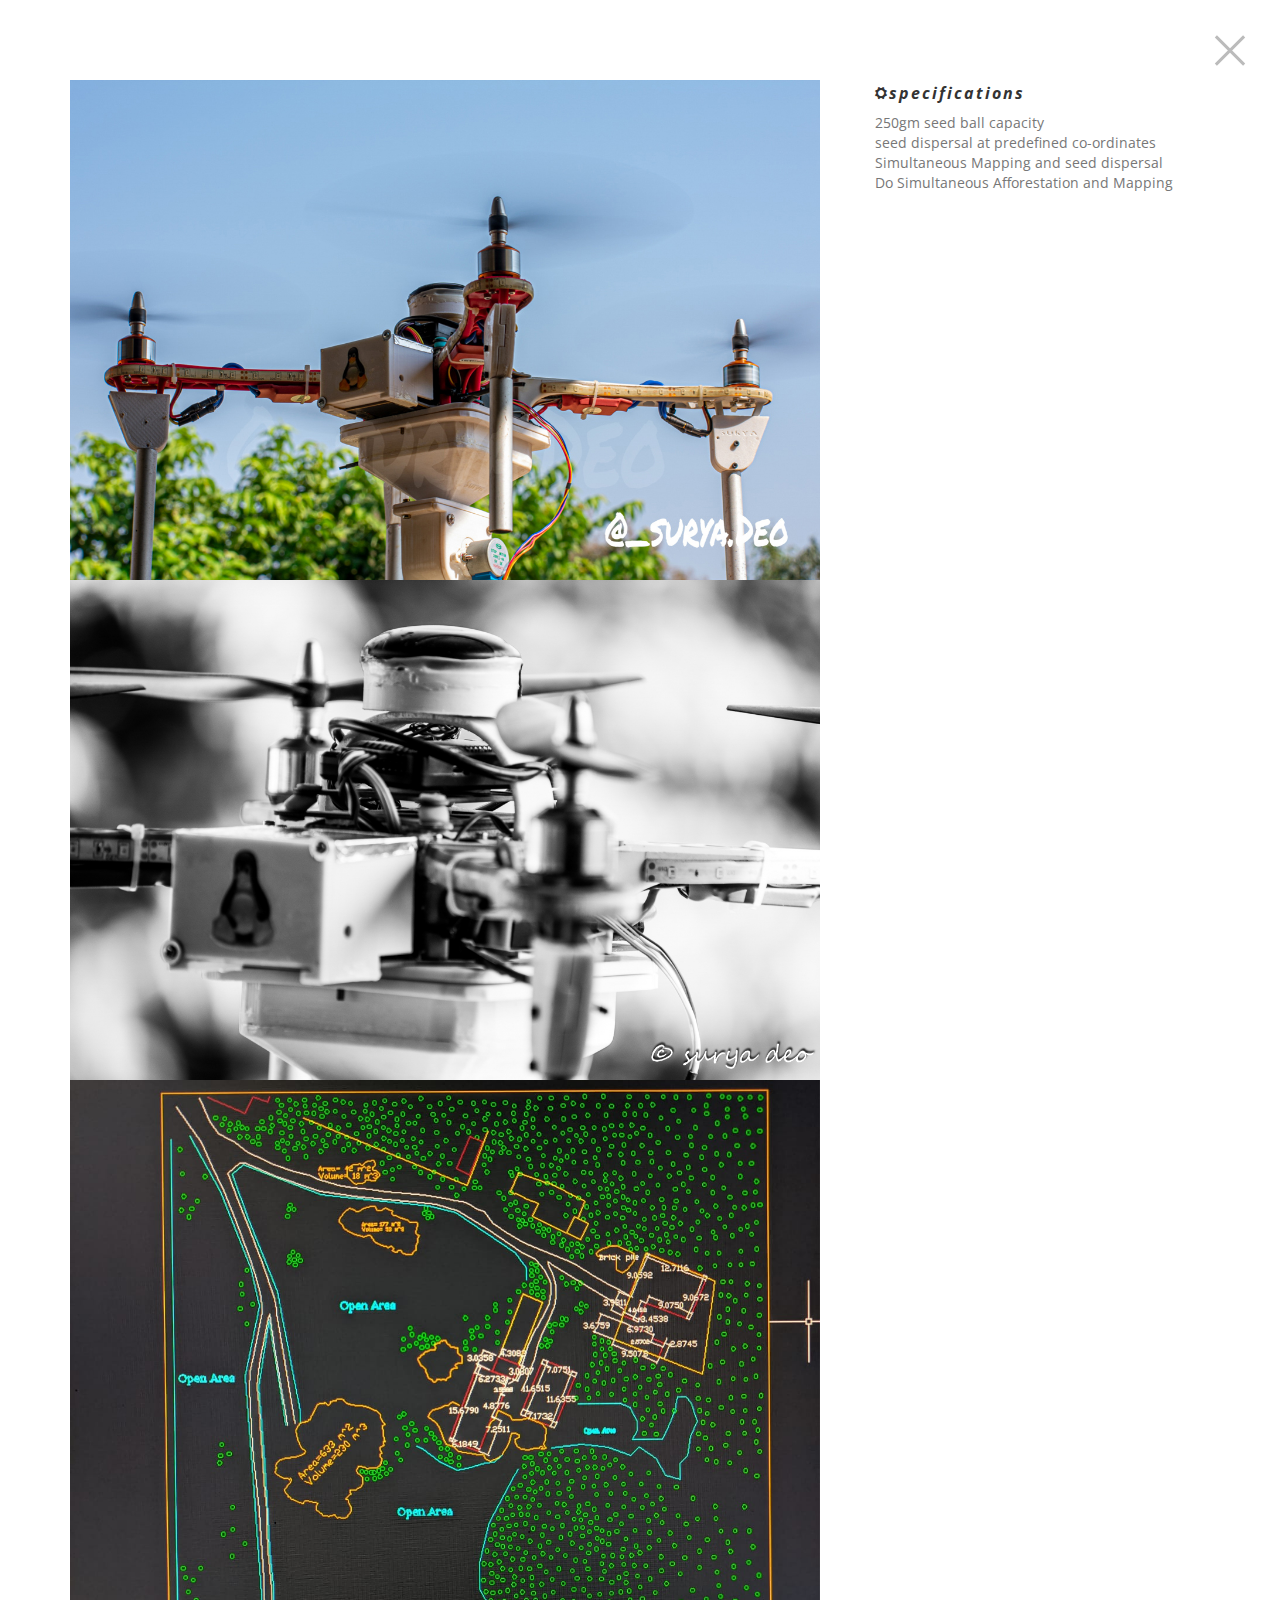
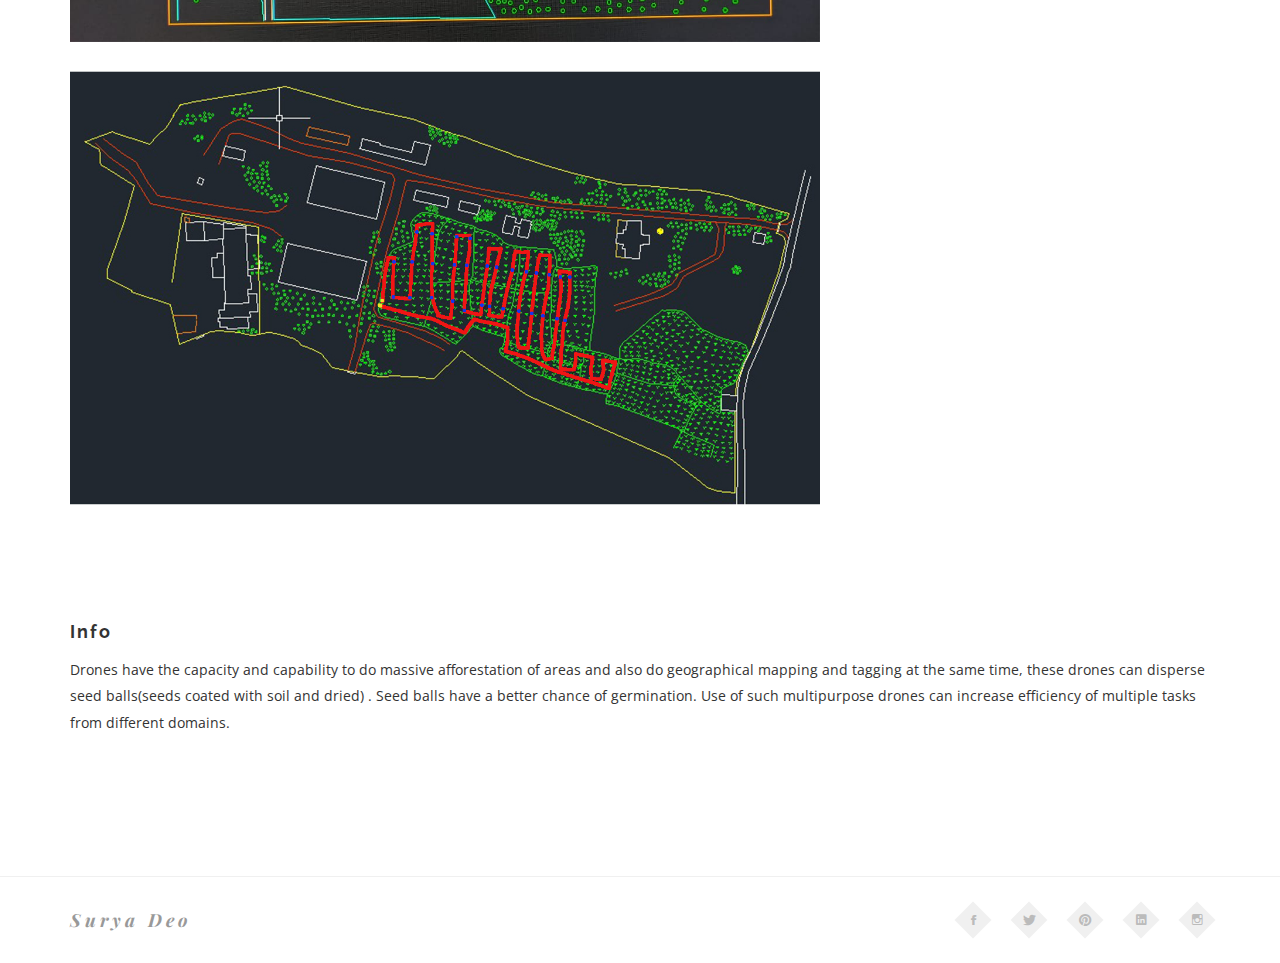
<file: sedrdrone.html>
<!DOCTYPE html>
<html class='no-js' >
	
	<head>
		
		
		<meta charset="utf-8">
		<meta http-equiv="X-UA-Compatible" content="IE=edge">
		<meta name="viewport" content="width=device-width, initial-scale=1">	
	
		<title>Drone</title>
				
		<link rel='stylesheet' type='text/css' href='bootstrap/css/bootstrap.min.css' >
		<link rel='stylesheet' type='text/css' href='css/ionicons.min.css' >
		<link rel='stylesheet' type='text/css' href='css/owl.carousel.css' >
		<link rel='stylesheet' type='text/css' href='css/owl.theme.css' >
		<link rel='stylesheet' type='text/css' href='css/owl.transitions.css' >
		<link rel='stylesheet' type='text/css' href='css/style.css' >
		<link rel='stylesheet' type='text/css' href='css/color-default.css' >
		
		
	</head>
	
	<body>
		
		
		<!--close button-->
		<a href='projects.html' class='close-btn' >
			<span></span>
			<span></span>
		</a>
		<!--/close button-->
		
		
		<!--preloader-->
		<div id='preloader' >
		
			<div class='loader' >
				<img src='img/load.gif' alt='symp' >
			</div>
			
		</div>
		<!--/preloader-->
		
		
		<div id='wrapper' >
			
			<section class='single-work' >
				
				<div class='container' >
					
					
					<div class='row' >
						
						<div class='col-md-8' >
							
							<img src='img/portfolio/2.jpg' alt='symp' >
						
						</div>
						
							<div class='col-md-4' >
							
							<ul class='work-info' >
								
								<li>
									
									<h4><i class='ion-gear-a' >specifications</i></h4>
									
									<p>250gm seed ball capacity <br> seed dispersal at predefined co-ordinates<br>Simultaneous Mapping and seed dispersal<br> Do Simultaneous Afforestation and Mapping</p>
									
								</li>							
							</ul>
							
						</div>
						
						<div class='col-md-8' >
							
							<img src='img/portfolio/drone/1.jpg' alt='symp' >
						
						</div>							
						
						<div class='col-md-8' >
							
							<img src='img/portfolio/drone/2.jpg' alt='symp' >
						
						</div>
								
						<div class='col-md-8' >
							
						  <img src='img/portfolio/drone/3.jpg' alt='symp' >&nbsp; &nbsp; &nbsp; &nbsp; &nbsp; &nbsp; &nbsp; &nbsp;
						
						</div>
				  </div>				
					
					<div class='work-content' >
						
						<div class='block' >
							
							<h4>Info</h4>
							
							<p>
							  Drones have the capacity and capability to do massive afforestation of areas and also do geographical mapping and tagging at the same time, these drones can disperse seed balls(seeds coated with soil and dried) . Seed balls have a better chance of germination. Use of such multipurpose drones can increase efficiency of multiple tasks from different domains.
							</p>
							
						</div>												
							</div>						
					          </div>					
						        </div>
		                           </div>				
					
				</div>				
			</section>		
			
			<div class='footer bg-lightgray section-block' >
					
					<div class='container' >
						
						<div class='row' >
							
							<div class='col-xs-6 text-left' >
								<h4>Surya Deo</h4>
							</div>
							
							<div class='col-xs-6 text-right' >
								<ul class='footer-social' >
									<li>
										<a href='https://www.facebook.com/The-Wildlife-Photographers-101447264925638/' >
											<i class='ion-social-facebook' ></i>
										</a>
									</li>
									<li>
										<a href='https://twitter.com/_suryadeo' >
											<i class='ion-social-twitter' ></i>
										</a>
									</li>
									<li>
										<a href='https://www.pinterest.com/narayansuryadeo/' >
											<i class='ion-social-pinterest' ></i>
										</a>
									</li>
									<li>
										<a href='https://www.linkedin.com/in/surya-deo/' >
											<i class='ion-social-linkedin' ></i>
										</a>
									</li>
									<li>
										<a href='https://www.instagram.com/narayansuryadeo/' >
											<i class='ion-social-instagram-outline' ></i>
										</a>
									</li>
							</ul>
						</div>
						
					</div>
					
					
				</div>
				
			</div>
			
			
			
		</div>
		
		<script src='js/jquery.min.js' ></script>
		<script src='js/jquery.stellar.min.js' ></script>
		<script src='js/modernizr.js' ></script>
		<script src='js/owl.carousel.min.js' ></script>
		<script src='js/jquery.shuffle.min.js' ></script>
		<script src='js/jquery.magnific-popup.min.js' ></script>
		<script src='js/validator.min.js' ></script>
		<script src='js/smoothscroll.js' ></script>
		<script src='js/script.js' ></script>
		
	</body>
	
</html>
</file>
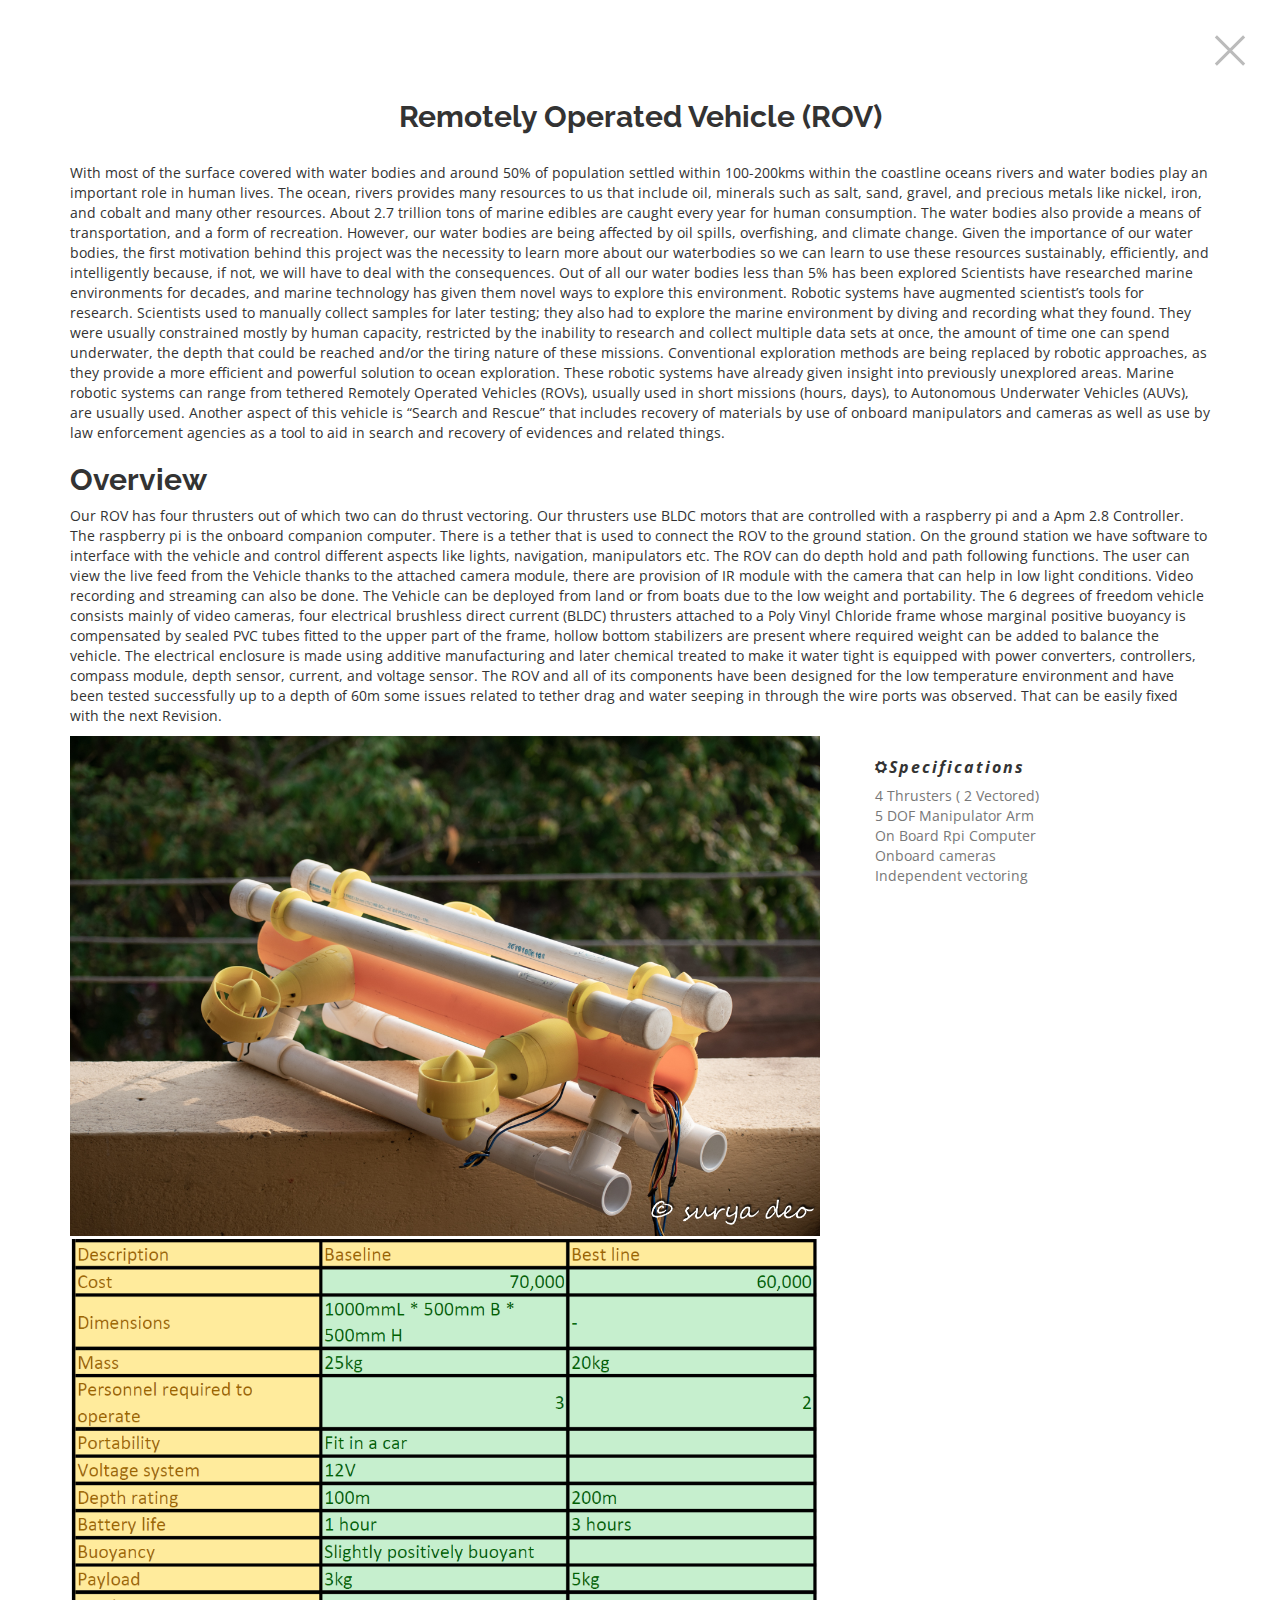
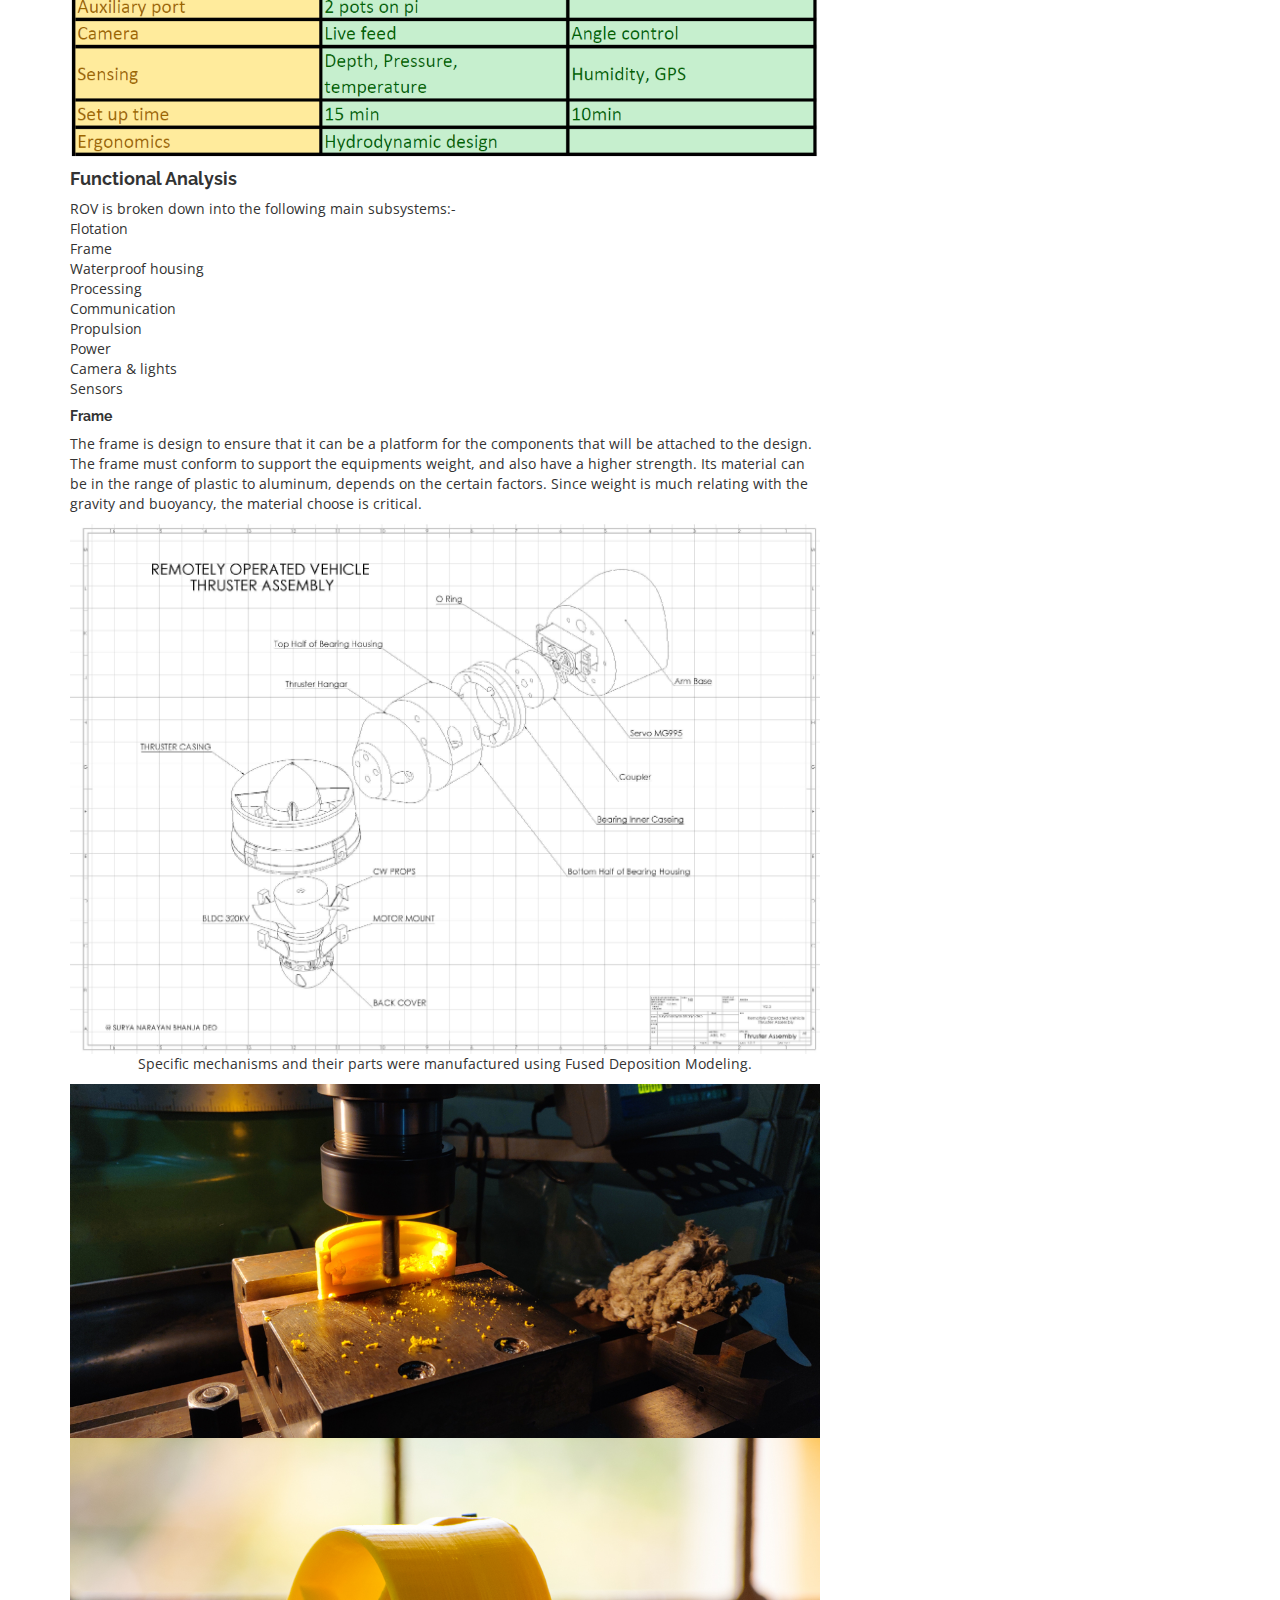
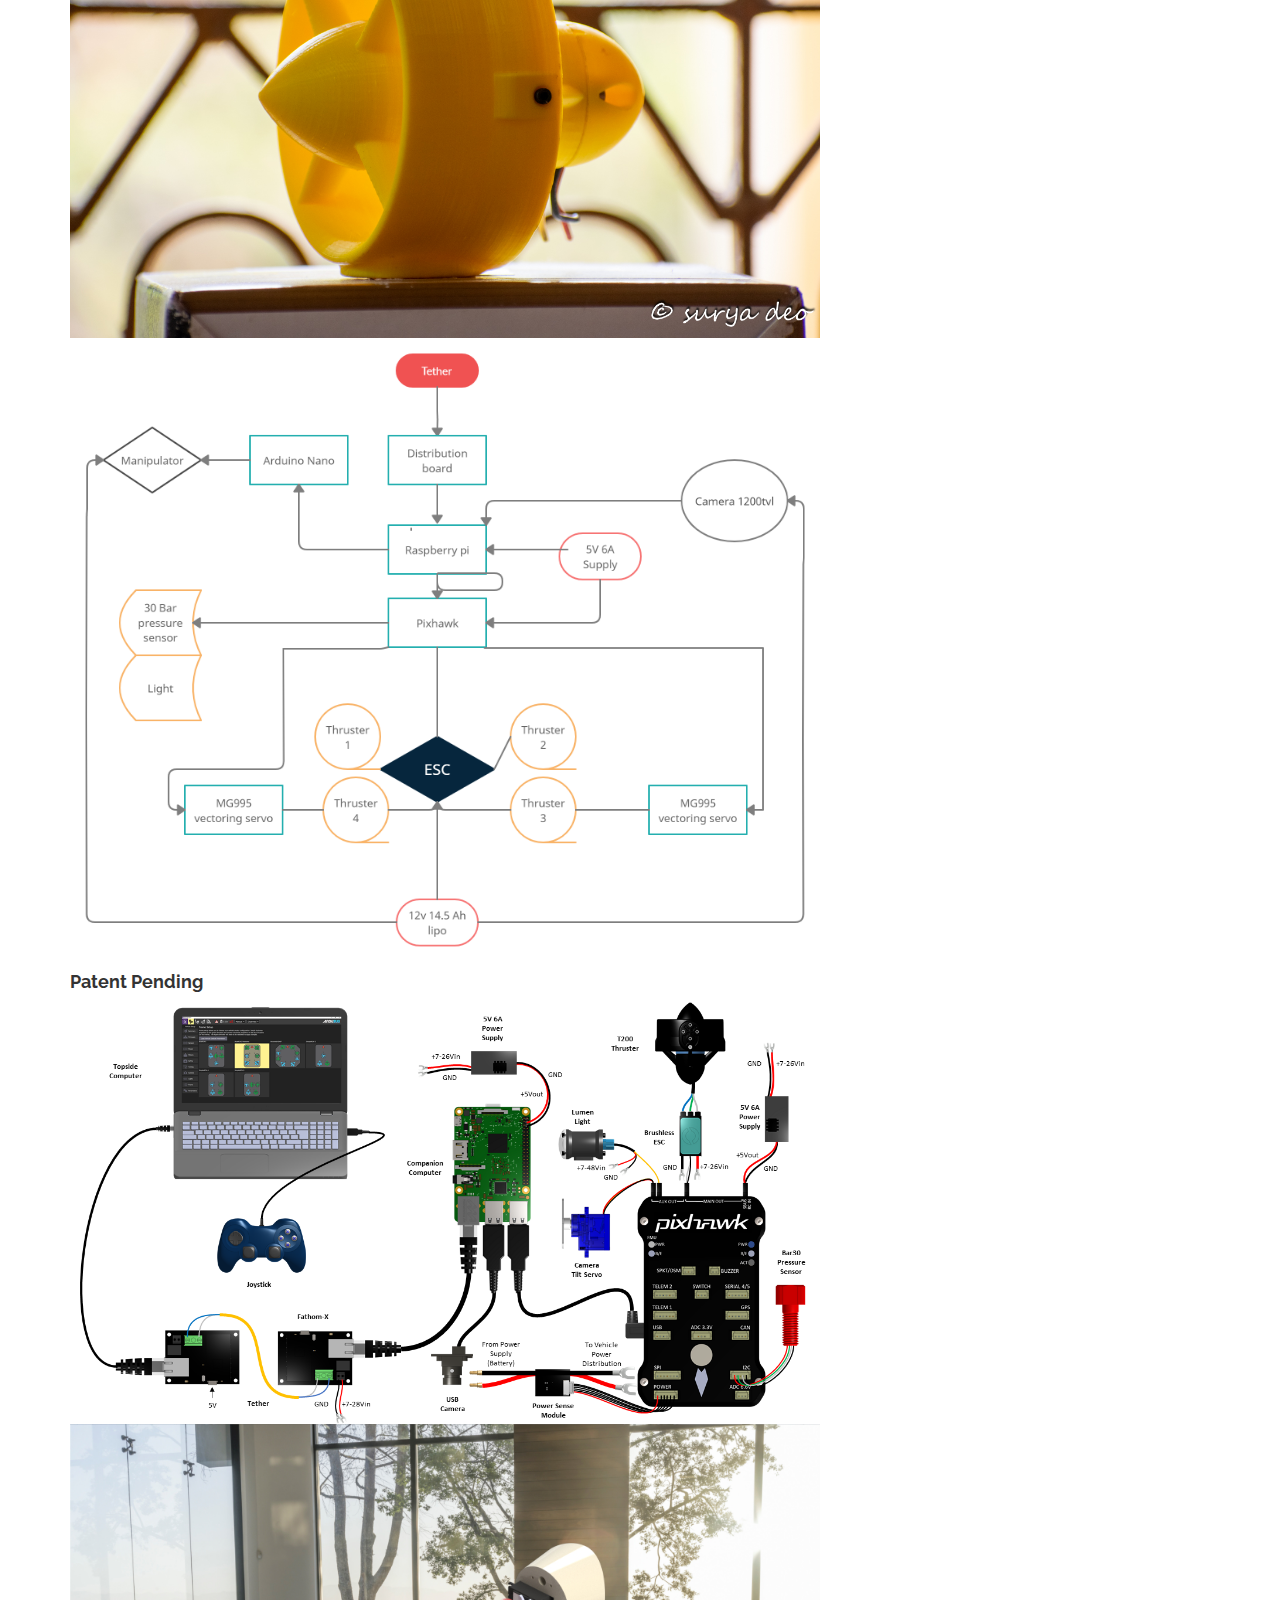
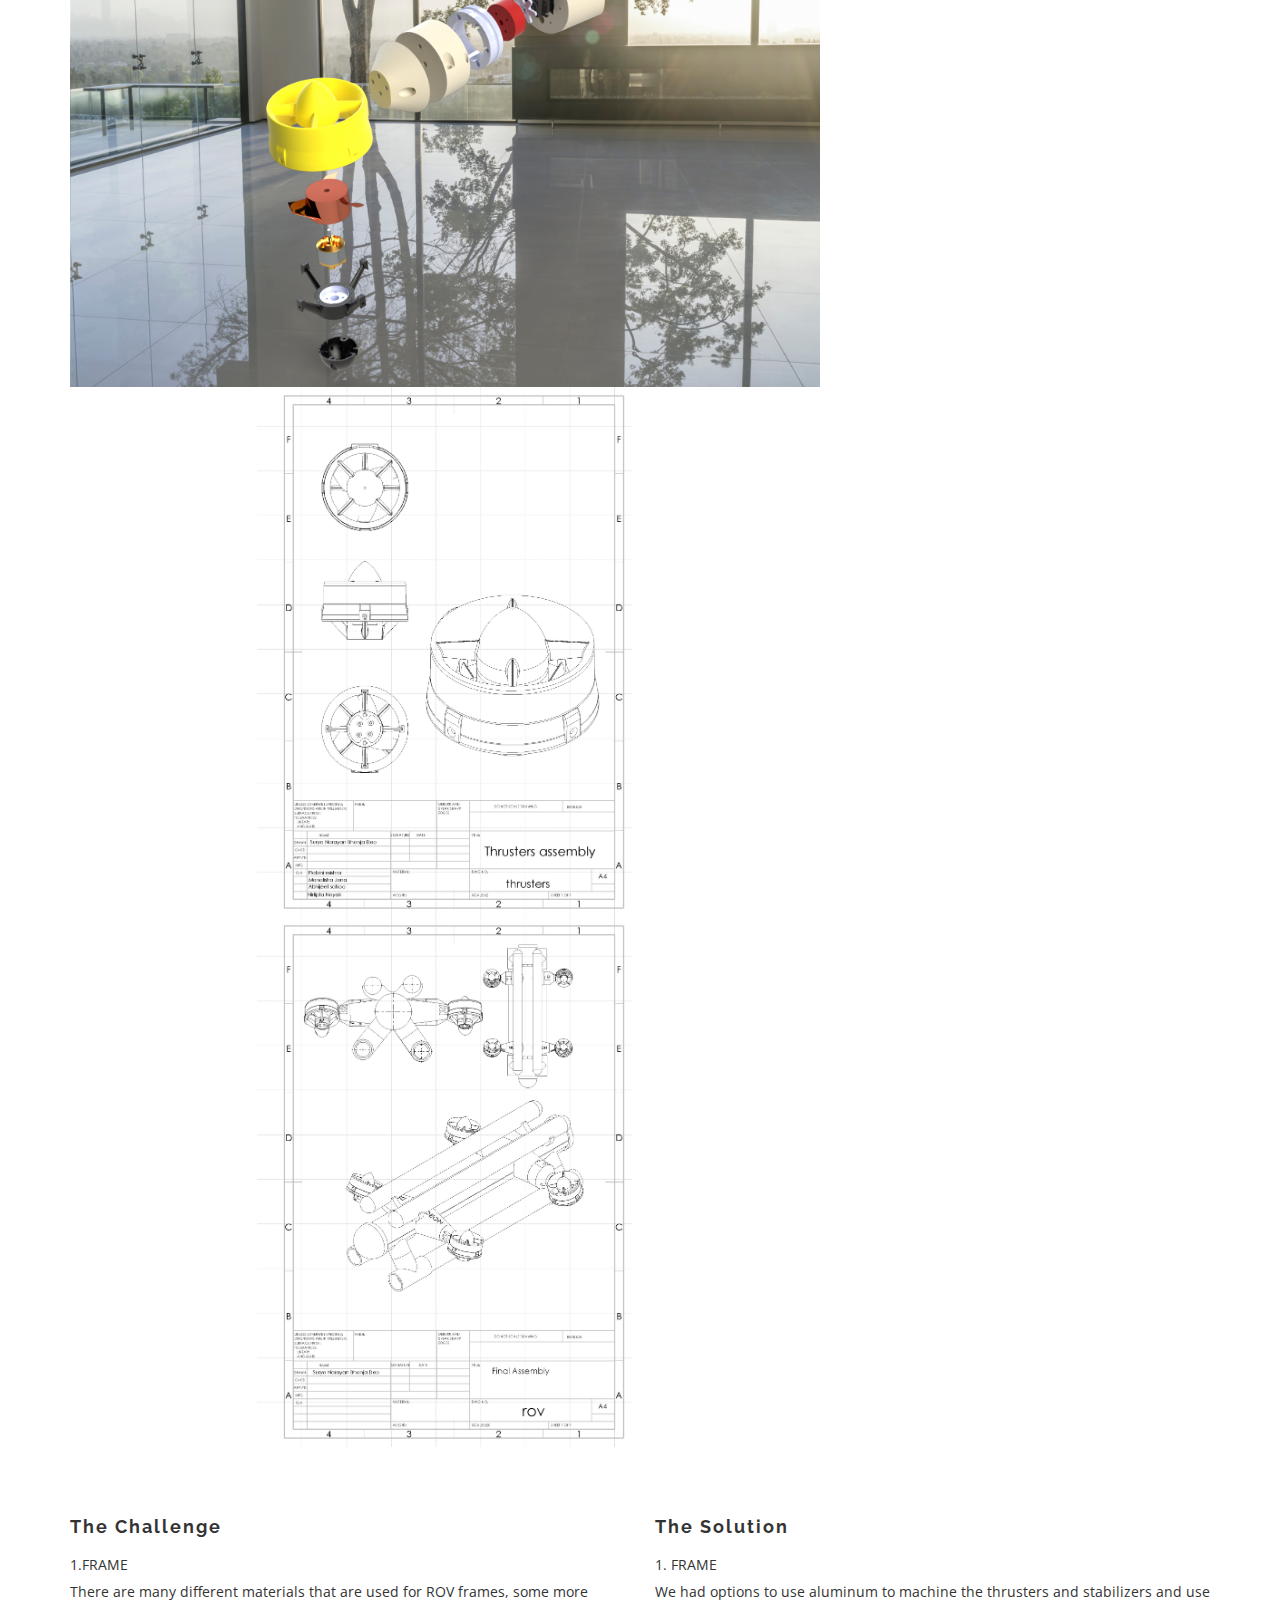
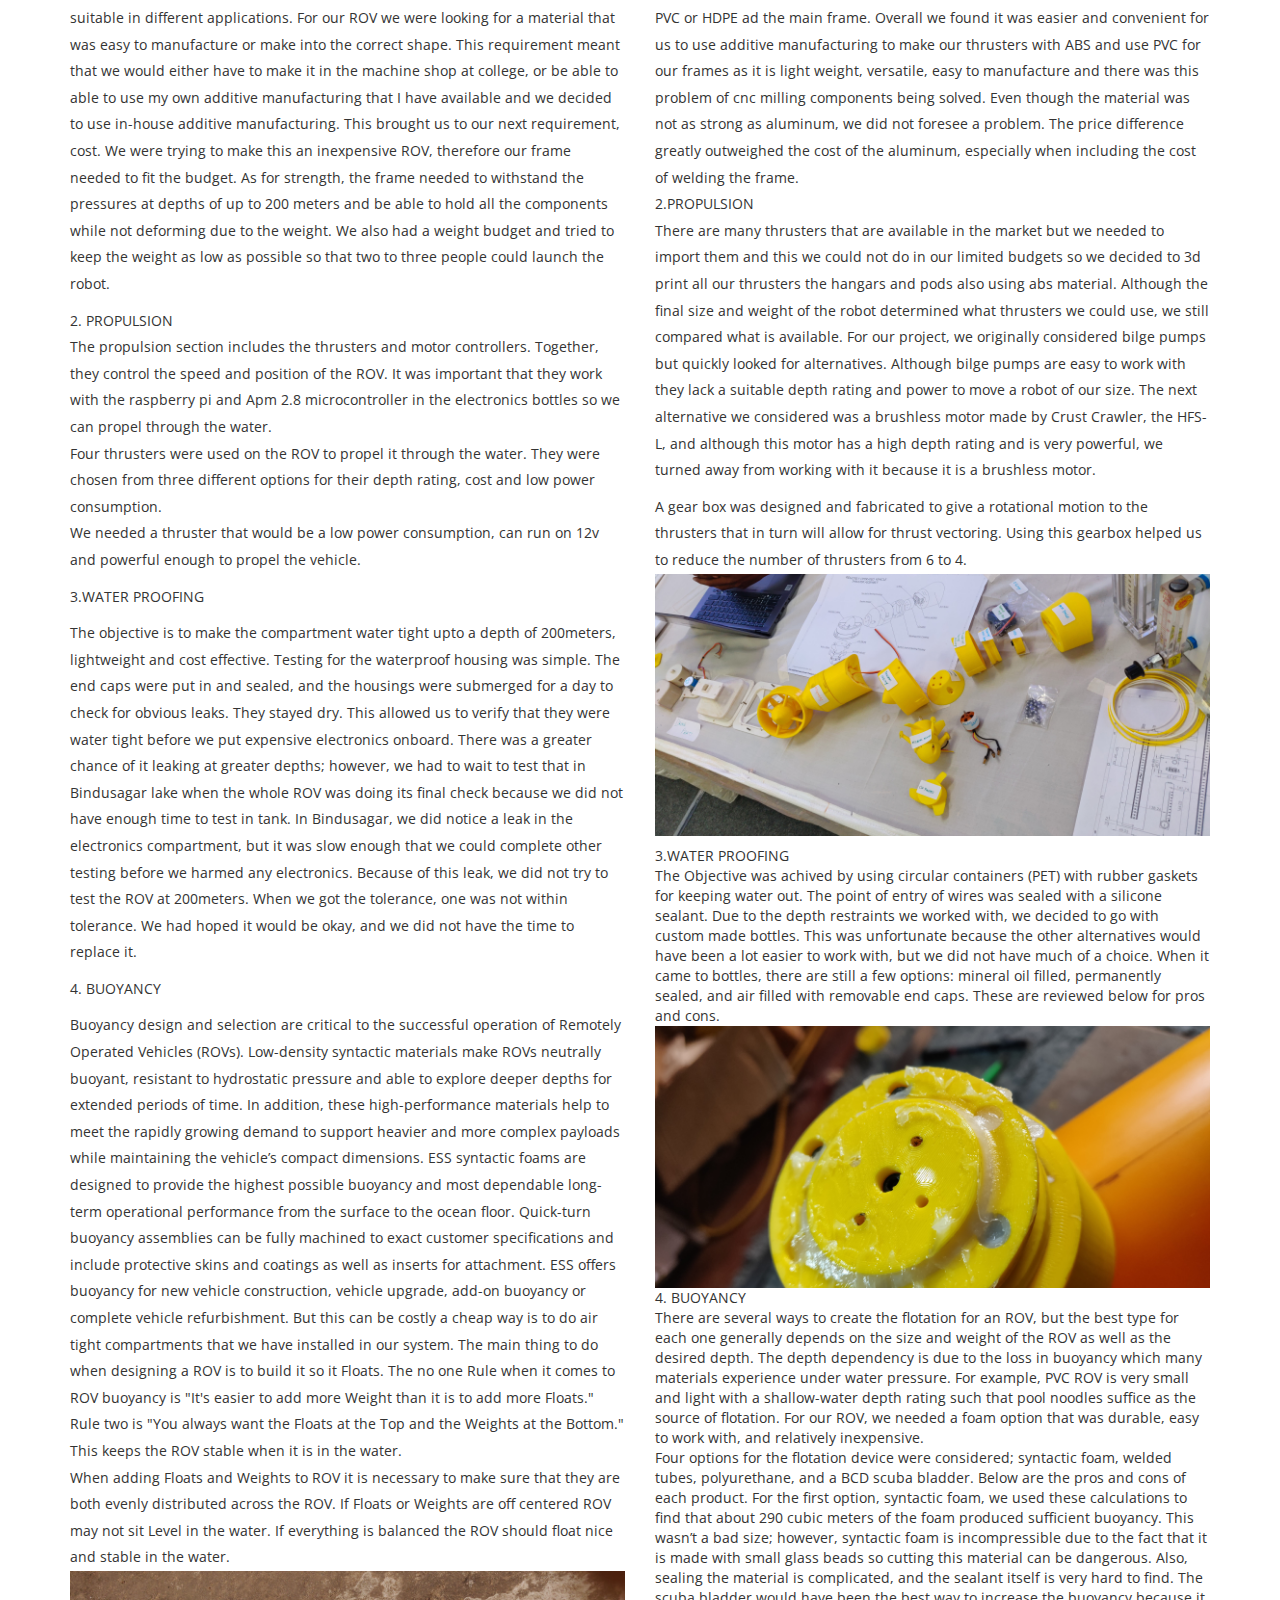
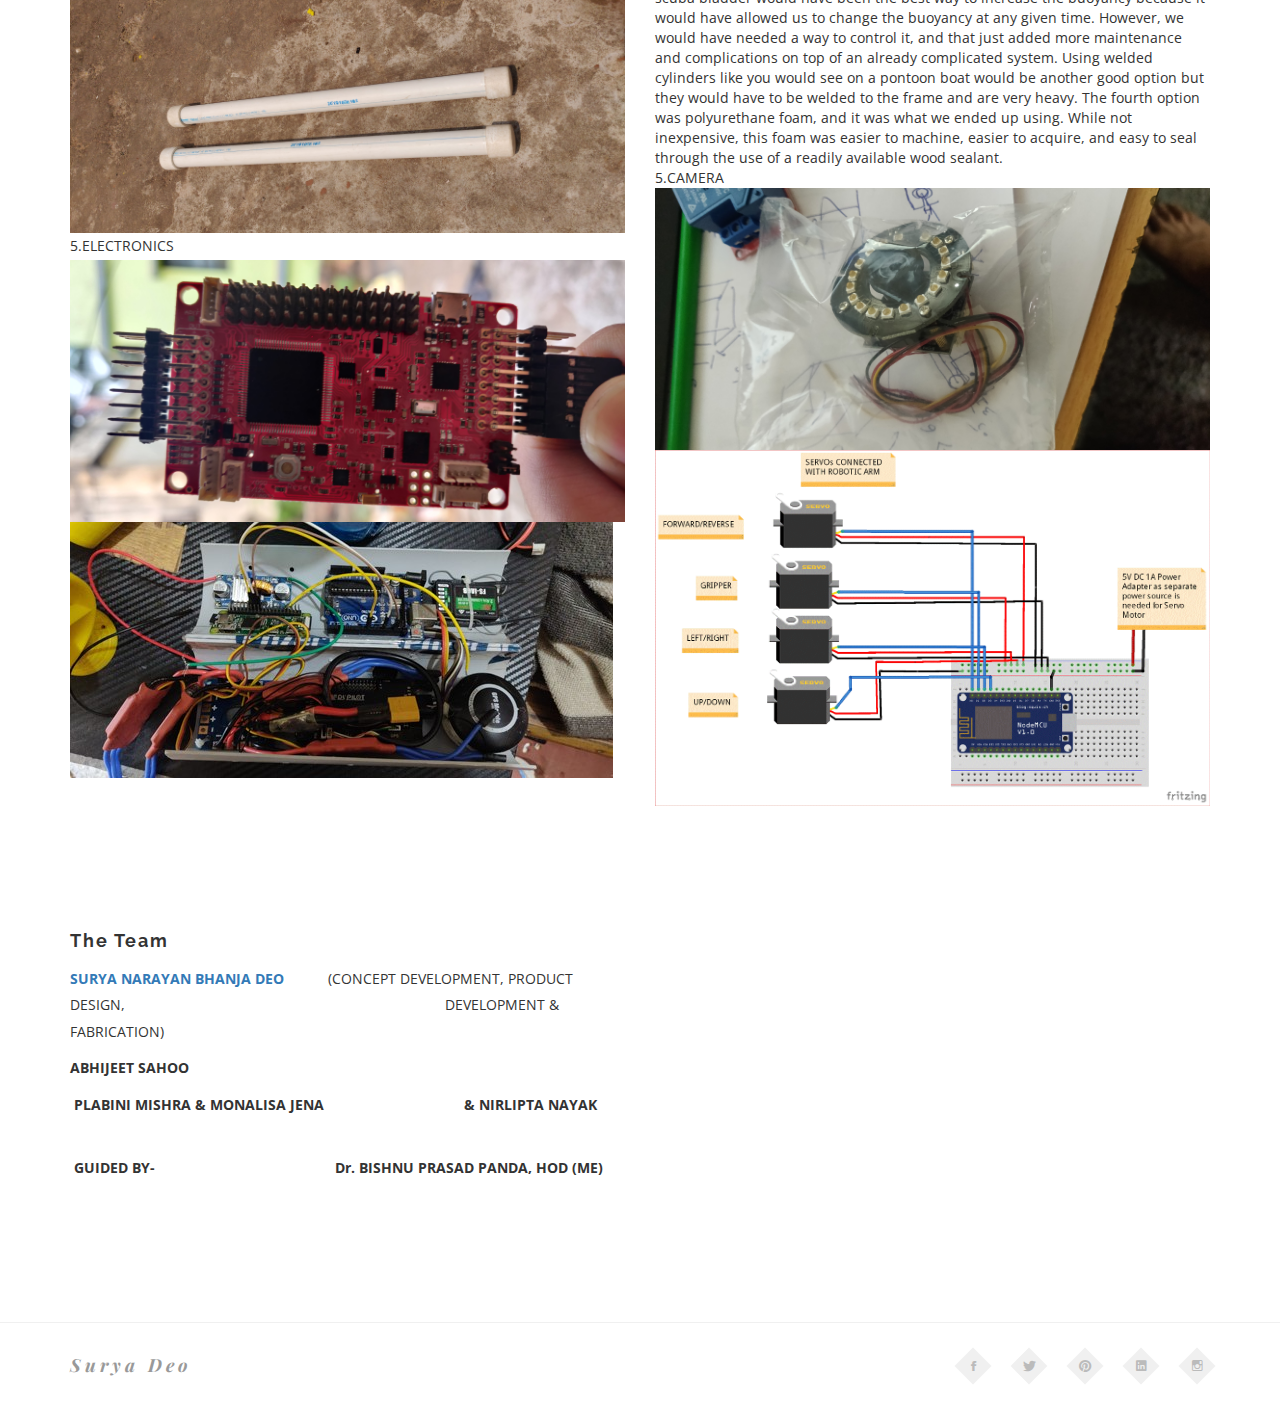
<file: uwv.html>
<!DOCTYPE html>
<html class='no-js' >
	
	<head>
		
		
		<meta charset="utf-8">
		<meta http-equiv="X-UA-Compatible" content="IE=edge">
		<meta name="viewport" content="width=device-width, initial-scale=1">	
	
		<title>BTA</title>
				
		<link rel='stylesheet' type='text/css' href='bootstrap/css/bootstrap.min.css' >
		<link rel='stylesheet' type='text/css' href='css/ionicons.min.css' >
		<link rel='stylesheet' type='text/css' href='css/owl.carousel.css' >
		<link rel='stylesheet' type='text/css' href='css/owl.theme.css' >
		<link rel='stylesheet' type='text/css' href='css/owl.transitions.css' >
		<link rel='stylesheet' type='text/css' href='css/style.css' >
		<link rel='stylesheet' type='text/css' href='css/color-default.css' >
		
		
	</head>
	
	<body>
		
		
		<!--close button-->
		<a href='projects.html' class='close-btn' >
			<span></span>
			<span></span>
		</a>
		<!--/close button-->
		
		
		<!--preloader-->
		<div id='preloader' >
		
			<div class='loader' >
				<img src='img/load.gif' alt='symp' >
			</div>
			
		</div>
		<!--/preloader-->
		
		
		<div id='wrapper' >
			
			<section class='single-work' >
				
				<div class='container' >
					
											<div class='block' >
							
							<h2 class="text-center"> Remotely Operated Vehicle (ROV)</h2>
							
						  <p> <br>With most of the surface covered with water bodies and around 50% of population settled within 100-200kms within the coastline oceans rivers and water bodies play an important role in human lives. The ocean, rivers provides many resources to us that include oil, minerals such as salt, sand, gravel, and precious metals like nickel, iron, and cobalt and many other resources. About 2.7 trillion tons of marine edibles are caught every year for human consumption. The water bodies also provide a means of transportation, and a form of recreation. However, our water bodies are being affected by oil spills, overfishing, and climate change. Given the importance of our water bodies, the first motivation behind this project was the necessity to learn more about our waterbodies so we can learn to use these resources sustainably, efficiently, and intelligently because, if not, we will have
to deal with the consequences. 
Out of all our water bodies less than 5% has been explored Scientists have researched marine environments for decades, and marine technology has given them novel ways to explore this environment. Robotic systems have augmented scientist’s tools for research. Scientists used to manually collect samples for later testing; they also had to explore the marine environment by diving and recording what they found. They were usually constrained mostly by human capacity, restricted by the inability to research and collect multiple data sets at once, the amount of time one can spend underwater, the depth that could be reached and/or the tiring nature of these missions.
Conventional exploration methods are being replaced by robotic approaches, as they provide a more efficient and powerful solution to ocean exploration. These robotic systems have already given insight into previously unexplored areas. Marine robotic systems can range from tethered Remotely Operated Vehicles (ROVs), usually used in short missions (hours, days), to Autonomous Underwater Vehicles (AUVs), are usually used.
Another aspect of this vehicle is “Search and Rescue” that includes recovery of materials by use of onboard manipulators and cameras as well as use by law enforcement agencies as a tool to aid in search and recovery of evidences and related things. 
 </p>
							<h2 class="text-left"> Overview</h2>					
							<p>Our ROV has four thrusters out of which two can do thrust vectoring. Our thrusters use BLDC motors that are controlled with a raspberry pi and a Apm 2.8 Controller. The raspberry pi is the onboard companion computer. There is a tether that is used to connect the ROV to the ground station. On the ground station we have software to interface with the vehicle and control different aspects like lights, navigation, manipulators etc. The ROV can do depth hold and path following functions. 
The user can view the live feed from the Vehicle thanks to the attached camera module, there are provision of IR module with the camera that can help in low light conditions. Video recording and streaming can also be done.
The Vehicle can be deployed from land or from boats due to the low weight and portability. The 6 degrees of freedom vehicle consists mainly of video cameras, four electrical brushless direct current (BLDC) thrusters attached to a Poly Vinyl Chloride frame whose marginal positive buoyancy is compensated by sealed PVC tubes fitted to the upper part of the frame, hollow bottom stabilizers are present where required weight can be added to balance the vehicle.  The electrical enclosure is made using additive manufacturing and later chemical treated to make it water tight is equipped with power converters, controllers, compass module, depth sensor, current, and voltage sensor. 
The ROV and all of its components have been designed for the low temperature environment and have been tested successfully up to a depth of 60m some issues related to tether drag and water seeping in through the wire ports was observed. That can be easily fixed with the next Revision.
 &nbsp;</p>
                   
					
					</div>
				  <div class='row' >
						
						<div class='col-md-8' >
							
							<img src='img/portfolio/rov/1.jpg' alt='symp' >
						
						</div>
						
							<div class='col-md-4' >
							
							<ul class='work-info' >
								
								<li>
									
									<h4><br><i class='ion-gear-a' >Specifications</i></h4>
									
									<p>4 Thrusters ( 2 Vectored) <br> 5 DOF Manipulator Arm <br>On Board Rpi Computer<br> Onboard cameras<br> Independent vectoring </p>
									
								</li>
								
																						
																																				
																					
							</ul>
							
						</div>
						
						<div class='col-md-8' >
							
							<img src='img/portfolio/rov/2.png' alt='symp' >
						<div class='block' >
							
							<h4>Functional Analysis</h4>
							
						  <p>ROV is broken down into the following main subsystems:-
 <br>Flotation
 <br>Frame
<br> Waterproof housing
<br>Processing
 <br>Communication
 <br>Propulsion
 <br>Power
 <br>Camera & lights
 <br>Sensors
</p>
                        </div>
							<div class='block' >
							
							<h5>Frame</h5>
							
						  <p>The frame is design to ensure that it can be a platform for the components that will be attached to the design. The frame must conform to support the equipments weight, and also have a higher strength. Its material can be in the range of plastic to aluminum, depends on the certain factors. Since weight is much relating with the gravity and buoyancy, the material choose is critical.&nbsp;
                          </p>
                        </div>
						</div>							
						
						<div class='col-md-8' >
							
							<img src='img/portfolio/rov/26.jpg' alt='symp' >
							<div class='block' >												
							
						  <p class="text-center">Specific mechanisms and their parts were manufactured using Fused Deposition Modeling.</p>
</p>
                        </div>
						</div>
					  
								
						<div class='col-md-8' >
							
						  <img src='img/portfolio/rov/4.jpg' alt='symp' >
						
						</div>
						<div class='col-md-8' >
							
						  <img src='img/portfolio/rov/6.jpg' alt='symp' >
						
						</div>
						<div class='col-md-8' >
							
						  <img src='img/portfolio/rov/12.jpg' alt='symp' >
							<div class='block' >
							
							<h4>Patent Pending</h4>												 

                        </div>
						</div>
						<div class='col-md-8' >
							
						  <img src='img/portfolio/rov/14.png' alt='symp' >
						
						</div>
						<div class='col-md-8' >
							
						  <img src='img/portfolio/rov/13.jpg' alt='symp' >
						
						</div>
					<div class='col-md-8' >
							
						  <img src='img/portfolio/rov/15.jpg' alt='symp' >
						
						</div>
					<div class='col-md-8' >
							
						  <img src='img/portfolio/rov/17.jpg' alt='symp' >
						
						</div>
				  </div>				
					
					<div class='work-content' >	
					
						
							<div class='block row' >							
							
							<div class='col-md-6' >
								
								<h4>The Challenge</h4>
								
							  <p> 1.FRAME<br>
								  There are many different materials that are used for ROV frames, some more suitable in different applications. For our ROV we were looking for a material that was easy to manufacture or make into the correct shape. This requirement meant that we would either have to make it in the machine shop at college, or be able to able to use my own additive manufacturing that I have available and we decided to use in-house additive manufacturing. This brought us to our next requirement, cost. We were trying to make this an inexpensive ROV, therefore our frame needed to fit the budget. As for strength, the frame needed to withstand the pressures at depths of up to 200 meters and be able to hold all the components while not deforming due to the weight. We also had a weight budget and tried to keep the weight as low as possible so that two to three people could launch the robot. </p>
							  <p>2. PROPULSION<br>
								  The propulsion section includes the thrusters and motor controllers. Together, they control the speed and position of the ROV. It was important that they work with the raspberry pi and Apm 2.8 microcontroller in the electronics bottles so we can propel through the water.<br>
								  Four thrusters were used on the ROV to propel it through the water. They were chosen from three different options for their depth rating, cost and low power consumption.<br>
								  We needed a thruster that would be a low power consumption, can run on 12v and powerful enough to propel the vehicle.</p>
							  <p>3.WATER PROOFING</p>
							  <p>The objective is to make the compartment water tight upto a depth of 200meters, lightweight and cost effective.&nbsp;Testing for the waterproof housing was simple. The end caps were put in and sealed, and the housings were submerged for a day to check for obvious leaks. They stayed dry. This allowed us to verify that they were water tight before we put expensive electronics onboard. There was a greater chance of it leaking at greater depths; however, we had to wait to test that in Bindusagar lake when the whole ROV was doing its final check because we did not have enough time to test in tank. In Bindusagar, we did notice a leak in the electronics compartment, but it was slow enough that we could complete other testing before we harmed any electronics. Because of this leak, we did not try to test the ROV at 200meters. When we got the tolerance, one was not within tolerance. We had hoped it would be okay, and we did not have the time to replace it. </p>
							  <p>4. BUOYANCY</p>
							  <p>Buoyancy design and selection are critical to the successful operation of Remotely Operated Vehicles (ROVs). Low-density syntactic materials make ROVs neutrally buoyant, resistant to hydrostatic pressure and able to explore deeper depths for extended periods of time. In addition, these high-performance materials help to meet the rapidly growing demand to support heavier and more complex payloads while maintaining the vehicle’s compact dimensions. ESS syntactic foams are designed to provide the highest possible buoyancy and most dependable long-term operational performance from the surface to the ocean floor. Quick-turn buoyancy assemblies can be fully machined to exact customer specifications and include protective skins and coatings as well as inserts for attachment. ESS offers buoyancy for new vehicle construction, vehicle upgrade, add-on buoyancy or complete vehicle refurbishment. But this can be costly a cheap way is to do air tight compartments that we have installed in our system. The main thing to do when designing a ROV is to build it so it Floats. The no one Rule when it comes to ROV buoyancy is "It's easier to add more Weight than it is to add more Floats." Rule two is "You always want the Floats at the Top and the Weights at the Bottom." This keeps the ROV stable when it is in the water.<br>When adding Floats and Weights to ROV it is necessary to make sure that they are both evenly distributed across the ROV. If Floats or Weights are off centered ROV may not sit Level in the water. If everything is balanced the ROV should float nice and stable in the water. <img src='img/portfolio/rov/19.jpg' alt='symp' ><br> 5.ELECTRONICS<img src='img/portfolio/rov/24.jpg' alt='symp' <br> <img src='img/portfolio/rov/25.jpg' alt='symp' </p>
<p>&nbsp;</p>
<p>&nbsp;</p>
                            </div>
							
							
							<div class='col-md-6' >
								
								<h4>The Solution</h4>
								
						      <p> 1. FRAME<br>
							      We had options to use aluminum to machine the thrusters and stabilizers and use PVC or HDPE ad the main frame. Overall we found it was easier and convenient for us to use additive manufacturing to make our thrusters with ABS and use PVC for our frames as it is light weight, versatile, easy to manufacture and there was this problem of cnc milling components being solved. Even though the material was not as strong as aluminum, we did not foresee a problem. The price difference greatly outweighed the cost of the aluminum, especially when including the cost of welding the frame.<br>
							      2.PROPULSION<br>
							      There are many thrusters that are available in the market but we needed to import them and this we could not do in our limited budgets so we decided to 3d print all our thrusters the hangars and pods also using abs material. Although the final size and weight of the robot determined what thrusters we could use, we still compared what is available. For our project, we originally considered bilge pumps but quickly looked for alternatives. Although bilge pumps are easy to work with they lack a suitable depth rating and power to move a robot of our size. The next alternative we considered was a brushless motor made by Crust Crawler, the HFS-L, and although this motor has a high depth rating and is very powerful, we turned away from working with it because it is a brushless motor.</p>
							    <p>A gear box was designed and fabricated to give a rotational motion to the thrusters that in turn will allow for thrust vectoring. Using this gearbox helped us to reduce the number of thrusters from 6 to 4.<img src='img/portfolio/rov/18.jpg' alt='symp' ></p>
								<pr>3.WATER PROOFING<br>The Objective was achived by using circular containers (PET) with rubber gaskets for keeping water out. The point of entry of wires was sealed with a silicone sealant. Due to the depth restraints we worked with, we decided to go with custom made bottles. This was unfortunate because the other alternatives would have been a lot easier to work with, but we did not have much of a choice. When it came to bottles, there are still a few options: mineral oil filled, permanently sealed, and air filled with removable end caps. These are reviewed below for pros and cons.<img src='img/portfolio/rov/5.jpg' alt='symp' ><br>4. BUOYANCY<br>There are several ways to create the flotation for an ROV, but the best type for each one generally depends on the size and weight of the ROV as well as the desired depth. The depth dependency is due to the loss in buoyancy which many materials experience under water pressure. For example, PVC ROV is very small and light with a shallow-water depth rating such that pool noodles suffice as the source of flotation. For our ROV, we needed a foam option that was durable, easy to work with, and relatively inexpensive.<br>
Four options for the flotation device were considered; syntactic foam, welded tubes, polyurethane, and a BCD scuba bladder. Below are the pros and cons of each product. For the first option, syntactic foam, we used these calculations to find that about 290 cubic meters of the foam produced sufficient buoyancy. This wasn’t a bad size; however, syntactic foam is incompressible due to the fact that it is made with small glass beads so cutting this material can be dangerous. Also, sealing the material is complicated, and the sealant itself is very hard to find. The scuba bladder would have been the best way to increase the buoyancy because it would have allowed us to change the buoyancy at any given time. However, we would have needed a way to control it, and that just added more maintenance and complications on top of an already complicated system. Using welded cylinders like you would see on a pontoon boat would be another good option but they would have to be welded to the frame and are very heavy.
The fourth option was polyurethane foam, and it was what we ended up using. While not inexpensive, this foam was easier to machine, easier to acquire, and easy to seal through the use of a readily available wood sealant.<br>5.CAMERA<img src='img/portfolio/rov/20.jpg' alt='symp' <br> <img src='img/portfolio/rov/22.png' alt='symp' </pr>
                            </div>
								
						</div>
												<div class='block row' >
							
							
							<div class='col-md-6' >
								
								<h4>The Team</h4>
								
							  <p><strong> <a href="https://www.linkedin.com/in/surya-deo/"> SURYA NARAYAN BHANJA DEO</a></strong>&nbsp; &nbsp; &nbsp; &nbsp; &nbsp; &nbsp;(CONCEPT DEVELOPMENT, PRODUCT DESIGN,&nbsp; &nbsp; &nbsp; &nbsp; &nbsp; &nbsp; &nbsp; &nbsp; &nbsp; &nbsp; &nbsp; &nbsp; &nbsp; &nbsp; &nbsp; &nbsp; &nbsp; &nbsp; &nbsp; &nbsp; &nbsp; &nbsp; &nbsp; &nbsp; &nbsp; &nbsp; &nbsp; &nbsp; &nbsp; &nbsp; &nbsp; &nbsp; &nbsp; &nbsp; &nbsp; &nbsp; &nbsp; &nbsp; &nbsp; &nbsp; DEVELOPMENT &amp; FABRICATION) </p>
							  <p><strong>ABHIJEET SAHOO </strong>&nbsp; &nbsp; &nbsp; &nbsp; &nbsp; &nbsp; &nbsp; &nbsp; &nbsp; &nbsp; &nbsp; &nbsp; &nbsp; &nbsp; &nbsp; &nbsp; &nbsp; &nbsp; &nbsp; &nbsp; &nbsp; &nbsp; &nbsp; </p>
							  <p>&nbsp;<strong>PLABINI MISHRA &amp; MONALISA JENA&nbsp; &nbsp; &nbsp; &nbsp;</strong> &nbsp; &nbsp; &nbsp; &nbsp; &nbsp; &nbsp; &nbsp; &nbsp;&nbsp; &nbsp; &nbsp; &nbsp; &nbsp; &nbsp;<strong> &amp; NIRLIPTA NAYAK&nbsp; </strong>&nbsp; &nbsp; &nbsp; &nbsp; &nbsp; &nbsp; &nbsp; &nbsp; &nbsp; &nbsp; &nbsp; &nbsp; &nbsp; &nbsp;  &nbsp; &nbsp;</p>
								<p>&nbsp;<strong>GUIDED BY-&nbsp; &nbsp; &nbsp; &nbsp; &nbsp; &nbsp; &nbsp; &nbsp; &nbsp; &nbsp; &nbsp; &nbsp; &nbsp; &nbsp; &nbsp; &nbsp; &nbsp; &nbsp; &nbsp; &nbsp; &nbsp; &nbsp;</strong>&nbsp; <strong>Dr. BISHNU PRASAD PANDA, HOD (ME)</strong></p>
                            </div>
							
							
							<div class='col-md-6' >								
								<h4></h4>								
								<p>
							   </p>								
							</div>
							
							
							
							
						</div>
						
					</div>
					
					
				</div>
				
			</section>
			
			
			<div class='footer bg-lightgray section-block' >
					
					<div class='container' >
						
						<div class='row' >
							
							<div class='col-xs-6 text-left' >
								<h4>Surya Deo</h4>
							</div>
							
							<div class='col-xs-6 text-right' >
								<ul class='footer-social' >
									<li>
										<a href='https://www.facebook.com/The-Wildlife-Photographers-101447264925638/' >
											<i class='ion-social-facebook' ></i>
										</a>
									</li>
									<li>
										<a href='https://twitter.com/_suryadeo' >
											<i class='ion-social-twitter' ></i>
										</a>
									</li>
									<li>
										<a href='https://www.pinterest.com/narayansuryadeo/' >
											<i class='ion-social-pinterest' ></i>
										</a>
									</li>
									<li>
										<a href='https://www.linkedin.com/in/surya-deo/' >
											<i class='ion-social-linkedin' ></i>
										</a>
									</li>
									<li>
										<a href='https://www.instagram.com/narayansuryadeo/' >
											<i class='ion-social-instagram-outline' ></i>
										</a>
									</li>
							</ul>
						</div>
						
					</div>
					
					
				</div>
				
			</div>
			
			
			
		</div>
		
		<script src='js/jquery.min.js' ></script>
		<script src='js/jquery.stellar.min.js' ></script>
		<script src='js/modernizr.js' ></script>
		<script src='js/owl.carousel.min.js' ></script>
		<script src='js/jquery.shuffle.min.js' ></script>
		<script src='js/jquery.magnific-popup.min.js' ></script>
		<script src='js/validator.min.js' ></script>
		<script src='js/smoothscroll.js' ></script>
		<script src='js/script.js' ></script>
		
	</body>
	
</html>
</file>
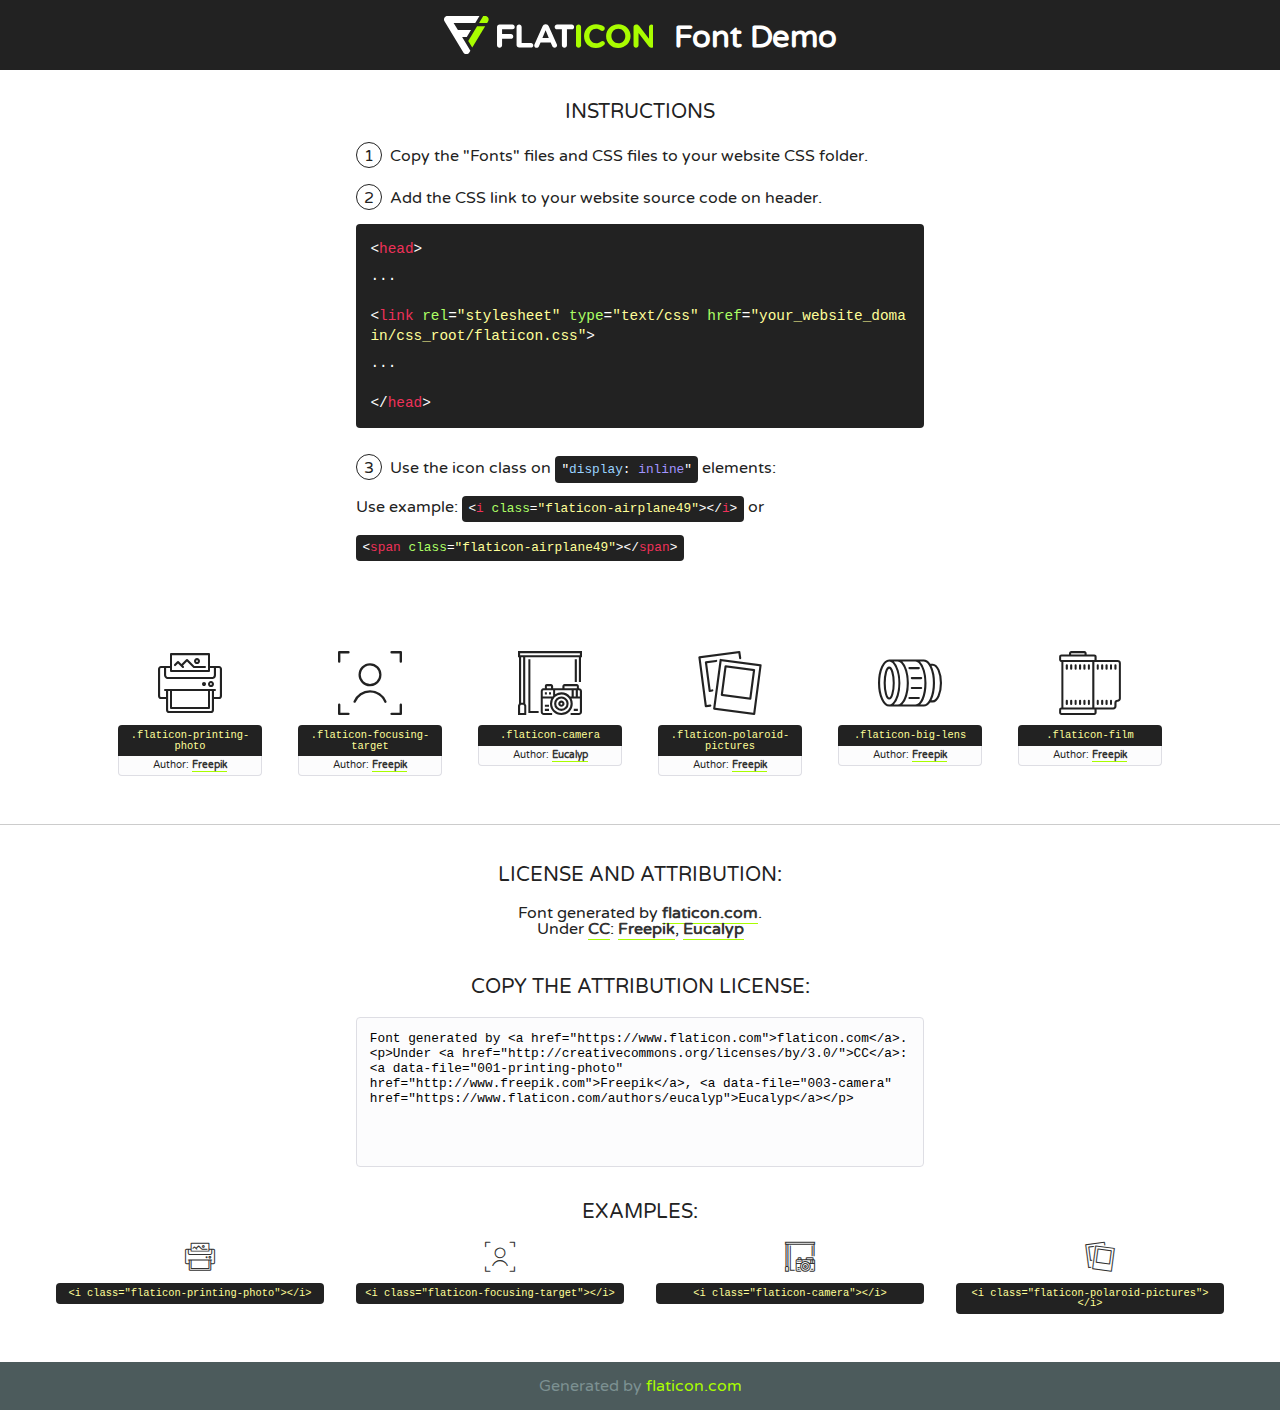
<file: fonts/flaticon/font/flaticon.html>
<!DOCTYPE html>
<!--
  Flaticon icon font: Flaticon
  Creation date: 12/12/2018 14:43
-->
<html>
<!DOCTYPE html>
<html>

<head>
    <title>Flaticon WebFont</title>
    <link href="http://fonts.googleapis.com/css?family=Varela+Round" rel="stylesheet" type="text/css" />
    <link rel="stylesheet" type="text/css" href="flaticon.css">
    <meta charset="UTF-8">
    <style>
    html, body, div, span, applet, object, iframe,
    h1, h2, h3, h4, h5, h6, p, blockquote, pre,
    a, abbr, acronym, address, big, cite, code,
    del, dfn, em, img, ins, kbd, q, s, samp,
    small, strike, strong, sub, sup, tt, var,
    b, u, i, center,
    dl, dt, dd, ol, ul, li,
    fieldset, form, label, legend,
    table, caption, tbody, tfoot, thead, tr, th, td,
    article, aside, canvas, details, embed, 
    figure, figcaption, footer, header, hgroup, 
    menu, nav, output, ruby, section, summary,
    time, mark, audio, video {
        margin: 0;
        padding: 0;
        border: 0;
        font-size: 100%;
        font: inherit;
        vertical-align: baseline;
    }
    /* HTML5 display-role reset for older browsers */
    article, aside, details, figcaption, figure, 
    footer, header, hgroup, menu, nav, section {
        display: block;
    }
    body {
        line-height: 1;
    }
    ol, ul {
        list-style: none;
    }
    blockquote, q {
        quotes: none;
    }
    blockquote:before, blockquote:after,
    q:before, q:after {
        content: '';
        content: none;
    }
    table {
        border-collapse: collapse;
        border-spacing: 0;
    }
    body {
        font-family: 'Varela Round', Helvetica, Arial, sans-serif;
        font-size: 16px;
        color: #222;
    }
    a {
        color: #333;
        border-bottom: 1px solid #a9fd00;
        font-weight: bold;
        text-decoration: none;
    }
    * {
        -moz-box-sizing: border-box;
        -webkit-box-sizing: border-box;
        box-sizing: border-box;
        margin: 0;
        padding: 0;
    }
    [class^="flaticon-"]:before, [class*=" flaticon-"]:before, [class^="flaticon-"]:after, [class*=" flaticon-"]:after {
        font-family: Flaticon;
        font-size: 30px;
        font-style: normal;
        margin-left: 20px;
        color: #333;
    }
    .wrapper {
        max-width: 600px;
        margin: auto;
        padding: 0 1em;
    }
    .title {
        font-size: 1.25em;
        text-align: center;
        margin-bottom: 1em;
        text-transform: uppercase;
    }
    header {
        text-align: center;
        background-color: #222;
        color: #fff;
        padding: 1em;
    }
    header .logo {
        width: 210px;
        height: 38px;
        display: inline-block;
        vertical-align: middle;
        margin-right: 1em;
        border: none;
    }
    header strong {
        font-size: 1.95em;
        font-weight: bold;
        vertical-align: middle;
        margin-top: 5px;
        display: inline-block;
    }
    .demo {
        margin: 2em auto;
        line-height: 1.25em;
    }
    .demo ul li {
        margin-bottom: 1em;
    }
    .demo ul li .num {
        color: #222;
        border-radius: 20px;
        display: inline-block;
        width: 26px;
        padding: 3px;
        height: 26px;
        text-align: center;
        margin-right: 0.5em;
        border: 1px solid #222;
    }
    .demo ul li code {
        background-color: #222;
        border-radius: 4px;
        padding: 0.25em 0.5em;
        display: inline-block;
        color: #fff;
        font-family: Consolas,Monaco,Lucida Console,Liberation Mono,DejaVu Sans Mono,Bitstream Vera Sans Mono,Courier New, monospace;
        font-weight: lighter;
        margin-top: 1em;
        font-size: 0.8em;
        word-break: break-all;
    }
    .demo ul li code.big {
        padding: 1em;
        font-size: 0.9em;
    }
    .demo ul li code .red {
        color: #EF3159;
    }
    .demo ul li code .green {
        color: #ACFF65;
    }
    .demo ul li code .yellow {
        color: #FFFF99;
    }
    .demo ul li code .blue {
        color: #99D3FF;
    }
    .demo ul li code .purple {
        color: #A295FF;
    }
    .demo ul li code .dots {
        margin-top: 0.5em;
        display: block;
    }
    #glyphs {
        border-bottom: 1px solid #ccc;
        padding: 2em 0;
        text-align: center;
    }
    .glyph {
        display: inline-block;
        width: 9em;
        margin: 1em;
        text-align: center;
        vertical-align: top;
        background: #FFF;
    }
    .glyph .glyph-icon {
        padding: 10px;
        display: block;
        font-family:"Flaticon";
        font-size: 64px;
        line-height: 1;
    }
    .glyph .glyph-icon:before {
        font-size: 64px;
        color: #222;
        margin-left: 0;
    }
    .class-name {
        font-size: 0.65em;
        background-color: #222;
        color: #fff;
        border-radius: 4px 4px 0 0;
        padding: 0.5em;
        color: #FFFF99;
        font-family: Consolas,Monaco,Lucida Console,Liberation Mono,DejaVu Sans Mono,Bitstream Vera Sans Mono,Courier New, monospace;
    }
    .author-name {
        font-size: 0.6em;
        background-color: #fcfcfd;
        border: 1px solid #DEDEE4;
        border-top: 0;
        border-radius: 0 0 4px 4px;
        padding: 0.5em;
    }
    .class-name:last-child {
        font-size: 10px;
        color:#888;
    }
    .class-name:last-child a {
        font-size: 10px;
        color:#555;
    }
    .class-name:last-child a:hover {
        color:#a9fd00;
    }
    .glyph > input {
        display: block;
        width: 100px;
        margin: 5px auto;
        text-align: center;
        font-size: 12px;
        cursor: text;
    }
    .glyph > input.icon-input {
        font-family:"Flaticon";
        font-size: 16px;
        margin-bottom: 10px;
    }
    .attribution .title {
        margin-top: 2em;
    }
    .attribution textarea {
        background-color: #fcfcfd;
        padding: 1em;
        border: none;
        box-shadow: none;
        border: 1px solid #DEDEE4;
        border-radius: 4px;
        resize: none;
        width: 100%;
        height: 150px;
        font-size: 0.8em;
        font-family: Consolas,Monaco,Lucida Console,Liberation Mono,DejaVu Sans Mono,Bitstream Vera Sans Mono,Courier New, monospace;
        -webkit-appearance: none;
    }
    .iconsuse {
        margin: 2em auto;
        text-align: center;
        max-width: 1200px;
    }
    .iconsuse:after {
        content: '';
        display: table;
        clear: both;
    }
    .iconsuse .image {
        float: left;
        width: 25%;
        padding: 0 1em;
    }
    .iconsuse .image p {
        margin-bottom: 1em;
    }
    .iconsuse .image span {
        display: block;
        font-size: 0.65em;
        background-color: #222;
        color: #fff;
        border-radius: 4px;
        padding: 0.5em;
        color: #FFFF99;
        margin-top: 1em;
        font-family: Consolas,Monaco,Lucida Console,Liberation Mono,DejaVu Sans Mono,Bitstream Vera Sans Mono,Courier New, monospace;
    }
    #footer {
        text-align: center;
        background-color: #4C5B5C;
        color: #7c9192;
        padding: 1em;
    }
    #footer a {
        border: none;
        color: #a9fd00;
        font-weight: normal;
    }
    @media (max-width: 960px) {
        .iconsuse .image {
            width: 50%;
        }
    }
    @media (max-width: 560px) {
        .iconsuse .image {
            width: 100%;
        }
    }
    </style>
</head>

<body class="characters-off">

    <header>
        <a href="https://www.flaticon.com" target="_blank" class="logo">
            <svg version="1.1" xmlns="http://www.w3.org/2000/svg" xmlns:xlink="http://www.w3.org/1999/xlink" xmlns:a="http://ns.adobe.com/AdobeSVGViewerExtensions/3.0/" viewBox="0 0 560.875 102.036" enable-background="new 0 0 560.875 102.036" xml:space="preserve">
                <defs>
                </defs>
                <g>
                    <g class="letters">
                        <path fill="#ffffff" d="M141.596,29.675c0-3.777,2.985-6.767,6.764-6.767h34.438c3.426,0,6.15,2.728,6.15,6.15
                        c0,3.43-2.724,6.149-6.15,6.149h-27.674v13.091h23.719c3.429,0,6.151,2.724,6.151,6.15c0,3.43-2.723,6.149-6.151,6.149h-23.719
                        v17.574c0,3.773-2.986,6.761-6.764,6.761c-3.779,0-6.764-2.989-6.764-6.761V29.675z"></path>
                        <path fill="#ffffff" d="M193.844,29.149c0-3.781,2.985-6.767,6.764-6.767c3.776,0,6.763,2.985,6.763,6.767v42.957h25.039
                        c3.426,0,6.149,2.726,6.149,6.153c0,3.425-2.723,6.15-6.149,6.15h-31.802c-3.779,0-6.764-2.986-6.764-6.768V29.149z"></path>
                        <path fill="#ffffff" d="M241.891,75.71l21.438-48.407c1.492-3.341,4.215-5.357,7.906-5.357h0.792
                        c3.686,0,6.323,2.017,7.815,5.357l21.439,48.407c0.436,0.967,0.701,1.845,0.701,2.723c0,3.602-2.809,6.501-6.414,6.501
                        c-3.161,0-5.269-1.845-6.499-4.655l-4.132-9.661h-27.059l-4.301,10.102c-1.144,2.631-3.426,4.214-6.237,4.214
                        c-3.517,0-6.24-2.81-6.24-6.325C241.1,77.64,241.451,76.677,241.891,75.71z M279.932,58.666l-8.521-20.297l-8.526,20.297H279.932
                        z"></path>
                        <path fill="#ffffff" d="M314.864,35.387H301.86c-3.429,0-6.239-2.813-6.239-6.238c0-3.429,2.811-6.24,6.239-6.24h39.533
                        c3.426,0,6.237,2.811,6.237,6.24c0,3.425-2.811,6.238-6.237,6.238h-13.001v42.785c0,3.773-2.99,6.761-6.764,6.761
                        c-3.779,0-6.764-2.989-6.764-6.761V35.387z"></path>
                        <path fill="#A9FD00" d="M352.615,29.149c0-3.781,2.985-6.767,6.767-6.767c3.774,0,6.761,2.985,6.761,6.767v49.024
                        c0,3.773-2.987,6.761-6.761,6.761c-3.781,0-6.767-2.989-6.767-6.761V29.149z"></path>
                        <path fill="#A9FD00" d="M374.132,53.836v-0.179c0-17.481,13.178-31.801,32.065-31.801c9.22,0,15.459,2.458,20.557,6.238
                        c1.402,1.054,2.637,2.985,2.637,5.357c0,3.692-2.985,6.59-6.681,6.59c-1.845,0-3.071-0.702-4.044-1.319
                        c-3.776-2.813-7.729-4.393-12.562-4.393c-10.364,0-17.831,8.611-17.831,19.154v0.173c0,10.542,7.291,19.329,17.831,19.329
                        c5.715,0,9.492-1.756,13.359-4.834c1.049-0.874,2.458-1.491,4.039-1.491c3.429,0,6.325,2.813,6.325,6.236
                        c0,2.106-1.056,3.78-2.282,4.834c-5.539,4.834-12.036,7.733-21.878,7.733C387.572,85.464,374.132,71.493,374.132,53.836z"></path>
                        <path fill="#A9FD00" d="M433.009,53.836v-0.179c0-17.481,13.79-31.801,32.766-31.801c18.981,0,32.592,14.143,32.592,31.628v0.173
                        c0,17.483-13.785,31.807-32.769,31.807C446.625,85.464,433.009,71.32,433.009,53.836z M484.224,53.836v-0.179
                        c0-10.539-7.725-19.326-18.626-19.326c-10.893,0-18.449,8.611-18.449,19.154v0.173c0,10.542,7.73,19.329,18.626,19.329
                        C476.676,72.986,484.224,64.378,484.224,53.836z"></path>
                        <path fill="#A9FD00" d="M506.233,29.321c0-3.774,2.99-6.763,6.767-6.763h1.401c3.252,0,5.183,1.583,7.029,3.953l26.093,34.265
                        V29.059c0-3.692,2.99-6.677,6.681-6.677c3.683,0,6.671,2.985,6.671,6.677v48.934c0,3.78-2.987,6.765-6.764,6.765h-0.436
                        c-3.257,0-5.188-1.581-7.034-3.953l-27.056-35.492v32.944c0,3.687-2.985,6.676-6.678,6.676c-3.683,0-6.673-2.989-6.673-6.676
                        V29.321z"></path>
                    </g>
                    <g class="insignia">
                        <path fill="#ffffff" d="M48.372,56.137h12.517l11.156-18.537H37.186L25.688,18.539h57.825L94.668,0H9.271
                        C5.925,0,2.842,1.801,1.198,4.716c-1.644,2.907-1.593,6.482,0.134,9.343l50.38,83.501c1.678,2.781,4.689,4.476,7.938,4.476
                        c3.246,0,6.257-1.695,7.935-4.476l2.898-4.804L48.372,56.137z"></path>
                        <g class="i">
                            <path fill="#A9FD00" d="M93.575,18.539h0.031v0.004l21.652,0.004l2.705-4.488c1.727-2.861,1.778-6.436,0.133-9.343
                            C116.454,1.801,113.371,0,110.026,0h-5.294L93.575,18.539z"></path>
                            <polygon fill="#A9FD00" points="88.291,27.356 64.725,66.486 75.519,84.404 109.942,27.356"></polygon>
                        </g>
                    </g>
                </g>
            </svg>
        </a>
        <strong>Font Demo</strong>
    </header>


    <section class="demo wrapper">

        <p class="title">Instructions</p>

        <ul>
            <li>
                <span class="num">1</span>Copy the "Fonts" files and CSS files to your website CSS folder.
            </li>
            <li>
                <span class="num">2</span>Add the CSS link to your website source code on header.
                <code class="big">
                    &lt;<span class="red">head</span>&gt;
                    <br/><span class="dots">...</span>
                    <br/>&lt;<span class="red">link</span> <span class="green">rel</span>=<span class="yellow">"stylesheet"</span> <span class="green">type</span>=<span class="yellow">"text/css"</span> <span class="green">href</span>=<span class="yellow">"your_website_domain/css_root/flaticon.css"</span>&gt;
                    <br/><span class="dots">...</span>
                    <br/>&lt;/<span class="red">head</span>&gt;
                </code>
            </li>

            <li>
                <p>
                    <span class="num">3</span>Use the icon class on <code>"<span class="blue">display</span>:<span class="purple"> inline</span>"</code> elements:
                    <br />
                    Use example: <code>&lt;<span class="red">i</span> <span class="green">class</span>=<span class="yellow">&quot;flaticon-airplane49&quot;</span>&gt;&lt;/<span class="red">i</span>&gt;</code> or <code>&lt;<span class="red">span</span> <span class="green">class</span>=<span class="yellow">&quot;flaticon-airplane49&quot;</span>&gt;&lt;/<span class="red">span</span>&gt;</code>
            </li>
        </ul>

    </section>




   <section id="glyphs">          
    
      
        <div class="glyph"><div class="glyph-icon flaticon-printing-photo"></div>
            <div class="class-name">.flaticon-printing-photo</div>
            <div class="author-name">Author: <a data-file="001-printing-photo" href="http://www.freepik.com">Freepik</a> </div> 
        </div>        
        
        <div class="glyph"><div class="glyph-icon flaticon-focusing-target"></div>
            <div class="class-name">.flaticon-focusing-target</div>
            <div class="author-name">Author: <a data-file="002-focusing-target" href="http://www.freepik.com">Freepik</a> </div> 
        </div>        
        
        <div class="glyph"><div class="glyph-icon flaticon-camera"></div>
            <div class="class-name">.flaticon-camera</div>
            <div class="author-name">Author: <a data-file="003-camera" href="https://www.flaticon.com/authors/eucalyp">Eucalyp</a> </div> 
        </div>        
        
        <div class="glyph"><div class="glyph-icon flaticon-polaroid-pictures"></div>
            <div class="class-name">.flaticon-polaroid-pictures</div>
            <div class="author-name">Author: <a data-file="004-polaroid-pictures" href="http://www.freepik.com">Freepik</a> </div> 
        </div>        
        
        <div class="glyph"><div class="glyph-icon flaticon-big-lens"></div>
            <div class="class-name">.flaticon-big-lens</div>
            <div class="author-name">Author: <a data-file="005-big-lens" href="http://www.freepik.com">Freepik</a> </div> 
        </div>        
        
        <div class="glyph"><div class="glyph-icon flaticon-film"></div>
            <div class="class-name">.flaticon-film</div>
            <div class="author-name">Author: <a data-file="006-film" href="http://www.freepik.com">Freepik</a> </div> 
        </div>        
        

    </section>



    <section class="attribution wrapper"   style="text-align:center;">

      <div class="title">License and attribution:</div><div class="attrDiv">Font generated by <a href="https://www.flaticon.com">flaticon.com</a>. <div><p>Under <a href="http://creativecommons.org/licenses/by/3.0/">CC</a>: <a data-file="001-printing-photo" href="http://www.freepik.com">Freepik</a>, <a data-file="003-camera" href="https://www.flaticon.com/authors/eucalyp">Eucalyp</a></p>  </div>
      </div>
      <div class="title">Copy the Attribution License:</div>

    <textarea onclick="this.focus();this.select();">Font generated by &lt;a href=&quot;https://www.flaticon.com&quot;&gt;flaticon.com&lt;/a&gt;. <p>Under <a href="http://creativecommons.org/licenses/by/3.0/">CC</a>: <a data-file="001-printing-photo" href="http://www.freepik.com">Freepik</a>, <a data-file="003-camera" href="https://www.flaticon.com/authors/eucalyp">Eucalyp</a></p>  
     </textarea>

    </section>

    <section class="iconsuse">

          <div class="title">Examples:</div>            
             
            <div class="image">
                <p>
                    <i class="glyph-icon flaticon-printing-photo"></i> 
                    <span>&lt;i class=&quot;flaticon-printing-photo&quot;&gt;&lt;/i&gt;</span>
                </p>
            </div>
            
            <div class="image">
                <p>
                    <i class="glyph-icon flaticon-focusing-target"></i> 
                    <span>&lt;i class=&quot;flaticon-focusing-target&quot;&gt;&lt;/i&gt;</span>
                </p>
            </div>
            
            <div class="image">
                <p>
                    <i class="glyph-icon flaticon-camera"></i> 
                    <span>&lt;i class=&quot;flaticon-camera&quot;&gt;&lt;/i&gt;</span>
                </p>
            </div>
            
            <div class="image">
                <p>
                    <i class="glyph-icon flaticon-polaroid-pictures"></i> 
                    <span>&lt;i class=&quot;flaticon-polaroid-pictures&quot;&gt;&lt;/i&gt;</span>
                </p>
            </div>
                       
        </div>
                            
    </section>

<div id="footer">
    <div>Generated by <a href="https://www.flaticon.com">flaticon.com</a>
    </div>
</div>



</body>
</html>
</file>
<file: css/style.css>
/*=======================================================================
	
	Item Name 		|		Symp - Responsive One Page VCard/Resume Template
	
	Author Name		|		Noman Ali Samejo
	
-------------------------------------------------------------------------
	CSS Structure
-------------------------------------------------------------------------
	
	01- General CSS
	02- Preloader
	03- Front Section
	04- About Section
	05- Resume Section
	06- Services Section
	07- Blog Section
	08- Portfolio Section
	09- Contact Section
	10- Work Page
	11- Single Post Page
	12- Responsive CSS
	
	*Colors are in separate files.
	
=======================================================================*/






/*Importing Google Fonts */
@import url(https://fonts.googleapis.com/css?family=Raleway:400,700,600,300|Playfair+Display:700italic,400italic|Crimson+Text:400italic,600italic|Open+Sans:400,700);

/*=======================================================================
	General CSS
=======================================================================*/
*{
	margin:0;
	padding:0;
	outline:none;
	font-family: Open Sans, sans-serif;
}
h1, h2, h3, h4, h5, h6,
.h1, .h2, .h3, .h4, .h5, .h6{
	font-weight:bold;
	font-family: Raleway, sans-serif;
}
::-webkit-scrollbar{
	height:10px;
	width:10px;
	background:#FFF;
}
::-webkit-scrollbar-thumb{
	background:#BBB;
	border:solid 2px #FFF;
}
::-webkit-scrollbar-thumb:hover{
	background:#888;
}
::-moz-scrollbar{
	height:10px;
	width:10px;
	background:#FFF;
}
::-moz-scrollbar-thumb{
	background:#BBB;
	border:solid 2px #FFF;
}
::-moz-scrollbar-thumb:hover{
	background:#888;
}
img{
	max-width:100%;
}
.parallax{
	background-size:cover;
}
body.section-show{
	overflow:hidden;
}
body a.close-btn,
body.section-show .close-btn{
	opacity:1;
	z-index:100;
	-webkit-transition:opacity .4s 1.2s ease, background .3s ease;
	-moz-transition:opacity .4s 1.2s ease, background .3s ease;
	transition:opacity .4s 1.2s ease, background .3s ease;
	overflow:hidden;
}
.close-btn{
	position:fixed;
	height:64px;
	width:64px;
	cursor:pointer;
	display:block;
	top:18px;
	right:18px;
	opacity:0;
	z-index:-99;
}
.close-btn > span{
	height:3px;
	width:40px;
	background:#BBB;
	position:absolute;
	top:50%;
	left:50%;
	margin-left:-20px;
	margin-top:-1.5px;
}
.close-btn > span:before{
	content: ' ';
	position:absolute;
	top:0;
	width:0;
	height:inherit;
	background:#B7A389;
}
.close-btn > span:nth-of-type(1){
	-webkit-transform:rotate(45deg);
	-moz-transform:rotate(45deg);
	-ms-transform:rotate(45deg);
	-o-transform:rotate(45deg);
	transform:rotate(45deg);
}
.close-btn > span:nth-of-type(2){
	-webkit-transform:rotate(-45deg);
	-moz-transform:rotate(-45deg);
	-ms-transform:rotate(-45deg);
	-o-transform:rotate(-45deg);
	transform:rotate(-45deg);
}
.close-btn > span:nth-of-type(1):before{
	left:0;
}
.close-btn > span:nth-of-type(2):before{
	right:0;
}
.close-btn:hover > span{
	background:transparent;
}
.close-btn:hover > span:before{
	-webkit-transition:all .3s ease;
	-moz-transition:all .3s ease;
	transition:all .3s ease;
	width:100%;
}
.close-btn:hover > span:nth-of-type(2):before{
	-webkit-transition-delay:.3s;	
	-moz-transition-delay:.3s;	
	transition-delay:.3s;	
}
.section-header h2{
	font-size:32px;
	letter-spacing:6px;
	color:#333;
	margin-top:0;
	margin-bottom:35px;
	font-weight:300;
}
.section-header p{
	margin-top:30px;
	line-height:1.7em;
	color:#8A8A8A;
	font-size:16px;
}
#wrapper{
	overflow-x:hidden;
}
.front-section{
	background:#FFF;
}
.section{
	position:fixed;
	left:0;
	right:0;
	top:0;
	bottom:0;
	border:solid 4px #BBB;
	padding-top:100px;
	z-index:-9;
	background:#FFF;
	overflow-y:auto;
	opacity:0;
	visibility:hidden;
	transition: all .3s ease;
}
body.section-show .section.active{
	-webkit-transition:opacity .4s 1.2s ease;
	-moz-transition:opacity .4s 1.2s ease;
	transition:opacity .4s 1.2s ease;
	z-index:99;
	opacity:1;
	visibility:visible;
}
.bg-lightgray{
	background:#F5F5F5;
}
.footer{
	padding:30px 0;
	background:#FFF;
	border-top:solid 1px #F0F0F0;
}
.footer h4{
	font-size:18px;
	letter-spacing:4px;
	margin:0;
	margin-top:3.5px;
	font-style:italic;
	font-family:'Playfair Display', serif;
	color:#999;
}
.footer-social{
	margin:0;
	padding:0;
	list-style:none;
	font-size:0;
}
.footer-social > li{
	display:inline-block;
	*display:inline;
	*zoom:1;
	margin-left:30px;
}
.footer-social > li > a{
	text-decoration:none;
	height:26px;
	width:26px;
	line-height:26px;
	vertical-align:middle;
	-webkit-transform:rotate(45deg);
	-moz-transform:rotate(45deg);
	-ms-transform:rotate(45deg);
	-o-transform:rotate(45deg);
	transform:rotate(45deg);
	-webkit-transition:all .3s ease-in-out;
	-moz-transition:all .3s ease-in-out;
	transition:all .3s ease-in-out;
	display:block;
	text-align:center;
	color:#BBB;
	background:#F0F0F0;
	font-size:0;
}
.footer-social > li > a > i{
	-webkit-transform:rotate(-45deg);
	-moz-transform:rotate(-45deg);
	-ms-transform:rotate(-45deg);
	-o-transform:rotate(-45deg);
	transform:rotate(-45deg);
	display:inline-block;
	*display:inline;
	*zoom:1;
	line-height:inherit;
	width:inherit;
	height:inherit;
	vertical-align:middle;
}
.footer-social > li > a > i:before{
	font-size:14px;
	line-height:1em;
	vertical-align:middle;
}
.footer-social > li > a:hover{
	background:#B7A389;
	color:#FFF;
}
.section-block > .container,
.section-block{
	position:relative;
}
.section-block{
	overflow:hidden;
}

/*=======================================================================
	Preloader
=======================================================================*/
.js #preloader{
	position:fixed;
	top:0;
	left:0;
	right:0;
	bottom:0;
	background:#FFF;
	z-index:199;
	-webkit-transition:all .5s ease;
	-moz-transition:all .5s ease;
	transition:all .5s ease;
}
.js #preloader .loader{
	position:absolute;
	top:50%;
	left:50%;
	-webkit-transform:translate(-50%, -50%);	
	-moz-transform:translate(-50%, -50%);	
	-ms-transform:translate(-50%, -50%);	
	-o-transform:translate(-50%, -50%);	
	transform:translate(-50%, -50%);	
}
.js body.loaded #preloader{
	-webkit-transform:scale(.6) translateY(-100%);
	-moz-transform:scale(.6) translateY(-100%);
	-ms-transform:scale(.6) translateY(-100%);
	-o-transform:scale(.6) translateY(-100%);
	transform:scale(.6) translateY(-100%);
	opacity:0;
	visibility:hidden;
	z-index:-1;
}
.no-js #preloader{
	display:none;
}

.divider-draft{
	position:relative;
	height:2px;
	background:#333;
	width:40px;
	display:block;
	margin:15px 0;
}
.divider-draft:before,
.divider-draft:after{
	content: ' ';
	width:25px;
	height:1px;
	background:#333;
	position:absolute;
	left:0;
}
.divider-draft.center{
	margin:auto;
}
.divider-draft.center:before,
.divider-draft.center:after{
	right:0;
	margin:auto;
}
.divider-draft:before{
	top:-6px;
}
.divider-draft:after{
	bottom:-6px;
}

/*=======================================================================
	Front Section
=======================================================================*/
body.section-show .transition-mask{
	position:absolute;
	top:260px;
	height:500px;
	width:500px;
	left:0;
	right:0;
	margin:auto;
	z-index:22;
	transform:rotate(45deg);
	overflow:hidden;
	-webkit-animation: fill2 .8s .4s both ease;
	-moz-animation: fill2 .8s .4s both ease;
	animation: fill2 .8s .4s both ease;
}
body .transition-mask:before{
	content: ' ';
	position:absolute;
	bottom:0;
	right:0;
	height:100%;
	width:100%;
}
body.section-show .transition-mask:before{
	-webkit-animation: fill .4s both ease;
	-moz-animation: fill .4s both ease;
	animation: fill .4s both ease;
	background:#CCC;
}

@-webkit-keyframes fill2{
	0%{
		transform:rotate(45deg);
	}
	100%{
		z-index:50;
		transform:rotate(0deg);
		height:100%;
		width:100%;
		top:0;
		bottom:auto;
	}
}
@keyframes fill2{
	0%{
		-webkit-transform:rotate(45deg);
		-moz-transform:rotate(45deg);
		-ms-transform:rotate(45deg);
		-o-transform:rotate(45deg);
		transform:rotate(45deg);
	}
	100%{
		z-index:50;
		-webkit-transform:rotate(0deg);
		-moz-transform:rotate(0deg);
		-ms-transform:rotate(0deg);
		-o-transform:rotate(0deg);
		transform:rotate(0deg);
		height:100%;
		width:100%;
		top:0;
		bottom:auto;
	}
}



@-webkit-keyframes fill{
	0%{
		width:0%;
	}
	100%{
		width:100%;
	}
}

@keyframes fill{
	0%{
		width:0%;
	}
	100%{
		width:100%;
	}
}



.front-section{
	padding-top:60px;
	padding-bottom:200px;
	position:relative;
}
.front-heading{
	text-align:center;
	margin-top:190px;
}
.front-heading > h2{
	font-size:55px;
	font-weight:lighter;
	letter-spacing:15px;
	position:relative;
	position:relative;
	line-height:1em;
	display:inline-block;
	*display:inline;
	*zoom:1;
	z-index:10;
	color:#999;
	font-family: 'Playfair Display', serif;
	font-style:italic;
}

.front-person-img{
	width:500px;
	height:500px;
	overflow:hidden;
	background:#F0F0F0;
	position:relative;
	z-index:15;
	-webkit-transition:height .5s .3s ease, transform .5s .8s ease;
	-moz-transition:height .5s .3s ease, transform .5s .8s ease;
	transition:height .5s .3s ease, transform .5s .8s ease;
	margin:200px auto;
	margin-bottom:0;
	-webkit-transform:rotate(45deg);
	-moz-transform:rotate(45deg);
	-ms-transform:rotate(45deg);
	-o-transform:rotate(45deg);
	transform:rotate(45deg);
	border-radius:0;
}
.front-person-img > img{
	max-width:100%;
	vertical-align:bottom;
	-webkit-transform:rotate(-45deg) translateY(40px);
	-moz-transform:rotate(-45deg) translateY(40px);
	-ms-transform:rotate(-45deg) translateY(40px);
	-o-transform:rotate(-45deg) translateY(40px);
	transform:rotate(-45deg) translateY(40px);
}

.front-person-titles{
	position:relative;
	z-index:10;
	height:500px;
	width:500px;
	margin:auto;
	margin-top:-500px;
	-webkit-transform:rotate(45deg);
	-moz-transform:rotate(45deg);
	-ms-transform:rotate(45deg);
	-o-transform:rotate(45deg);
	transform:rotate(45deg);
}
.front-person-titles > span{
	position:absolute;
	z-index:5;
	display:block;
	width:100%;
	font-family:Hind, sans-serif;
	color:#CCC;
	text-align:center;
	font-size:24px;
	letter-spacing:25px;
	line-height:1em;
	text-transform:lowercase;
}
.front-person-titles > .t1{
	left:5px;
	bottom:0;
	-webkit-transform:rotate(-90deg) translateY(-100%);
	-moz-transform:rotate(-90deg) translateY(-100%);
	-ms-transform:rotate(-90deg) translateY(-100%);
	-o-transform:rotate(-90deg) translateY(-100%);
	transform:rotate(-90deg) translateY(-100%);
	-webkit-transform-origin:0% 0%;
	-moz-transform-origin:0% 0%;
	-ms-transform-origin:0% 0%;
	-o-transform-origin:0% 0%;
	transform-origin:0% 0%;
}
.front-person-titles > .t2{
	top:5px;
	left:0;
	-webkit-transform:translateY(-100%);
	-moz-transform:translateY(-100%);
	-ms-transform:translateY(-100%);
	-o-transform:translateY(-100%);
	transform:translateY(-100%);
}
.front-person-titles > .t3{
	left:0;
	bottom:5px;
	-webkit-transform:translateY(100%) rotate(180deg);
	-moz-transform:translateY(100%) rotate(180deg);
	-ms-transform:translateY(100%) rotate(180deg);
	-o-transform:translateY(100%) rotate(180deg);
	transform:translateY(100%) rotate(180deg);
}


.front-person-links{
	margin:auto;
	width:500px;
	height:500px;
	margin-top:-500px;
	z-index:25;
	-webkit-transform: rotate(45deg);
	-moz-transform: rotate(45deg);
	-ms-transform: rotate(45deg);
	-o-transform: rotate(45deg);
	transform: rotate(45deg);
	position:relative;
}

.front-person-links > ul > li{
	display:block;
}
.front-person-links > ul{
	font-size:0;
	z-index:99;
	position:absolute;
	text-align:left;
	white-space:nowrap;
	left:100%;
	top:50%;
	-webkit-transform:translateY(-50%);
	-moz-transform:translateY(-50%);
	-ms-transform:translateY(-50%);
	-o-transform:translateY(-50%);
	transform:translateY(-50%);
	margin:0;
	padding:0;
	list-style:none;
	margin-left:-15px;
}
.front-person-links > ul > li > a{
	font-weight:bold;
	display:block;
	font-size:14px;
	padding:25px 0;
	cursor:pointer;
	-webkit-transition:all .3s ease;
	-moz-transition:all .3s ease;
	transition:all .3s ease;
	position:relative;
	color:#999;
	text-align:left;
	text-transform:uppercase;
	letter-spacing:3px;
	text-decoration:none;
	line-height:1em;
}
.front-person-links > ul > li > a:before,
.front-person-links > ul > li > a:after{
	content: ' ';
	height:6px;
	width:15px;
	background:#CCC;
	display:inline-block;
	*display:inline;
	*zoom:1;
	vertical-align:middle;
	margin-right:15px;
	font-size:0;
	-webkit-transition:all .3s ease;
	-moz-transition:all .3s ease;
	transition:all .3s ease;
	display:none;
}
.front-person-links > ul > li > a:after{
	margin-left:15px;
	margin-right:0;
	display:none;
}
.front-person-links > ul > li > a:hover{
	color:#B7A389;
}
.front-person-links > ul > li > a:hover:after,
.front-person-links > ul > li > a:hover:before{
	width:25px;
	background:#999;
}


/*=======================================================================
	About Section
=======================================================================*/
.about-section{
	padding-top:0;
}
.about-icons{
	padding-top:110px;
	padding-bottom:0px;
}
.basic-info{
	padding-top:100px;
	padding-bottom:100px;
	position:relative;
	border-bottom:solid 1px #F0F0F0;
}
.basic-info .section-header{
	margin-bottom:80px;
}
.about-info > p{
	line-height:1.8em;
	margin-top:-.4em;
}
.about-person-img{
	text-align:center;
}
.about-person-img > img{
	max-width:100%;
}
.info-list{
	list-style:none;
	padding:0;
	margin:0;
	position:relative;
	z-index:10;
	margin-top:20px;
	margin-bottom:60px;
}
.info-list:before,
.info-list:after{
	content:' ';
	display:table;
}
.info-list:after{
	clear:both;
}
.info-list > li{
	margin-bottom:20px;
	float:left;
	width:25%;
}
.info-list > li > .inner{
	padding:15px 0;
}
.info-list > li > *{
	line-height:1em;
	margin:0;
}
.info-list > li > .inner > h4{
	font-size:13px;
	letter-spacing:4px;
	margin-right:16px;
	margin-bottom:8px;
	display:block;
	color:#333;
}
.info-list > li > .inner > p{
	font-size:16px;
	color:#777;
	display:block;
}
.funfacts-block{
	padding-top:60px;
	padding-bottom:20px;
	background-image:url(../img/bg-funfacts.jpg);
	background-size:cover;
	background-attachment:fixed;
}
.funfact{
	position:relative;
	text-align:center;
	margin-bottom:40px;
}
.funfact:after{
	content: ' ';
	position:absolute;
	height:16px;
	width:16px;
	right:-10px;
	top:50%;
	margin-top:-10px;
	border:solid 1px #FFF;
	-webkit-transform:rotate(45deg);
	-moz-transform:rotate(45deg);
	-ms-transform:rotate(45deg);
	-o-transform:rotate(45deg);
	transform:rotate(45deg);
	opacity:.4;
	filter:Alpha(opacity=40);
}
.funfact:last-of-type:after{
	display:none;
}
@media (max-width: 992px){
	.funfact:nth-of-type(2):after{
		display:none;
	}	
}
@media (max-width: 768px){
	.funfact:after{
		display:none;
	}	
}

.funfact > .content > h4{
	margin:0;
	color:#FFF;
	font-size:55px;
	margin-bottom:5px;
}
.funfact > .content > p{
	color:#FFF;
	letter-spacing:2px;
	margin-bottom:0;
	font-size:13px;
	opacity:.8;
}
.testimonials-block{
	padding:100px 0;
}
.testimonials-block .section-header{
	margin-bottom:45px;
}
.testimonials-slider{
	position:relative;
}
.testimonial{
	text-align:center;
}
.testimonial > p{
	font-size:22px;
	line-height:1.6em;
	color:#777;
	font-family:crimson text, serif;
	font-weight:lighter;
	font-style:italic;
}
.testimonial > .author{
	margin-top:45px;
}
.testimonial > .author > h4{
	margin:0;
	text-transform:uppercase;
	letter-spacing:2px;
	font-size:14px;
}
.testimonial > .author > p{
	color:#777;
}
.testimonials-slider .owl-controls{
	margin-top:27px;
}
.testimonials-slider .owl-controls > .owl-pagination > .owl-page > span{
	height:16px;
	width:16px;
	border-radius:0;
	border:solid 1px #B7A389;
	-webkit-transform:rotate(-45deg);
	-moz-transform:rotate(-45deg);
	-ms-transform:rotate(-45deg);
	-o-transform:rotate(-45deg);
	transform:rotate(-45deg);
	margin:11px;
	background:transparent;
	opacity:.6;
	-webkit-transition:all .3s ease;
	-moz-transition:all .3s ease;
	transition:all .3s ease;
}
.testimonials-slider .owl-controls > .owl-pagination > .owl-page.active > span,
.testimonials-slider .owl-controls > .owl-pagination > .owl-page:hover > span{
	background:#B7A389;
	opacity:.8;
}
.testimonials-slider .owl-controls > .owl-pagination > .owl-page.active > span{
	opacity:1;
}
/*=======================================================================
	Resume Section
=======================================================================*/
.timeline-block{
	padding-bottom:100px;
}
.timeline-block .timeline{
	padding-bottom:90px;
	margin-top:100px;
}
.timeline{
	position:relative;
	list-style:none;
	margin:0;
}
.timeline:before{
	content: ' ';
	position:absolute;
	top:0;
	left:50%;
	margin-left:-1px;
	height:100%;
	width:2px;
	background:#BBB;
	border-radius: 0 0 5px 5px;
}
.timeline > li:before,
.timeline > li:after{
	content: ' ';
	display:table;
}
.timeline > li:after{
	clear:both;
}
.timeline > li > .timeline-desc{
	float:right;
}
.timeline > li > .timeline-desc > h4{
	font-size:14px;
	letter-spacing:2px;
	margin-top:0;
}
.timeline > li > .timeline-content{
	float:left;
	text-align:right;
	position:relative;
}
.timeline > li.inverse > .timeline-content{
	float:right;
	text-align:left;
}
.timeline > li.inverse > .timeline-desc{
	float:left;
	text-align:right;
}
.timeline > li{
	margin:70px 0;
	position:relative;
}
.timeline > li:not(.timeline-header):before{
	content: ' ';
	position:absolute;
	top:0;
	left:50%;
	height:11px;
	width:11px;
	-webkit-transform:translateX(-50%) rotate(45deg);
	-moz-transform:translateX(-50%) rotate(45deg);
	-ms-transform:translateX(-50%) rotate(45deg);
	-o-transform:translateX(-50%) rotate(45deg);
	transform:translateX(-50%) rotate(45deg);
	background:#B7A389;
}
.timeline > li > div{
	width:50%;
	padding:0 35px;
}
.timeline > li > .timeline-content > h4{
	margin-top:0;
	margin-bottom:7px;
	letter-spacing:2px;
	font-size:20px;
}
.timeline > li > .timeline-content > span{
	display:block;
	margin-bottom:15px;
	color:#BBB;
}
.timeline > li > .timeline-content > p{
	margin:0;
	line-height:1.7em;
	color:#777;
}
.timeline > li.timeline-header{
	background:#FFF;
	position:relative;
	z-index:10;
	text-align:center;
	margin-bottom:100px;
	margin-top:100px;
}
.timeline > li.timeline-header > h4{
	font-weight:bold;
	text-transform:uppercase;
	font-size:16px;
	display:inline-block;
	*display:inline;
	*zoom:1;
	position:relative;
	margin:0;
	letter-spacing:4px;
}
.timeline > li.timeline-header:first-of-type{
	margin-top:0;
}
.timeline > li.timeline-header > h4:before,
.timeline > li.timeline-header > h4:after{
	content: ' ';
	display:block;
	height:2px;
	background:#BBB;
	margin:0 -5px;
	margin-top:8px;
}
.timeline > li.timeline-header > h4:before{
	margin-top:0;
	margin-bottom:8px;
}
@media (max-width:992px){
	.timeline > li:before,
	.timeline:before{
		display:none;
	}
	.timeline > li > .timeline-desc{
		opacity:.5;
		text-align:right;
		float:left;
	}
	.timeline > li.inverse > .timeline-desc{
		text-align:left;
		float:right;
	}
	.timeline > li > div{
		width:85%;
		float:none;
		display:block;
		margin-left:auto;
		margin-right:auto;
	}
	.timeline > li > .timeline-content{
		text-align:right;
	}
}
.hobbies-block{
	padding-top:100px;
	padding-bottom:30px;
}
.hobbies-block .section-header{
	margin-bottom:100px;
}
.hobby{
	position:relative;
	text-align:center;
	margin-bottom:70px;
	-webkit-transition:all .3s ease-in-out;
	-moz-transition:all .3s ease-in-out;
	transition:all .3s ease-in-out;
}
.hobby > .icon{
	font-size:0;
	background:#B7A389;
	color:#FFF;
	-webkit-transform:rotate(45deg);
	-moz-transform:rotate(45deg);
	-ms-transform:rotate(45deg);
	-o-transform:rotate(45deg);
	transform:rotate(45deg);
	width:80px;
	height:80px;
	line-height:80px;
	margin:auto;
	margin-bottom:40px;
	-webkit-transition:all .3s ease-in-out;
	-moz-transition:all .3s ease-in-out;
	transition:all .3s ease-in-out;
	position:relative;
	top:0;
}
.hobby:hover > .icon{
	top:-15px;
}
.hobby > .icon > i{
	display:block;
	height:inherit;
	width:inherit;
	line-height:inherit;
	text-align:center;
	-webkit-transform:rotate(-45deg);
	-moz-transform:rotate(-45deg);
	-ms-transform:rotate(-45deg);
	-o-transform:rotate(-45deg);
	transform:rotate(-45deg);
}
.hobby > .icon > i:before{
	vertical-align:middle;
	font-size:45px;
	line-height:1em;
}
.hobby > h4{
	font-size:18px;
	letter-spacing:2px;
	margin-top:0;
	margin-top:2px;
}
.skills-block{
	padding:100px 0;
	padding-bottom:40px;
}
.skills-block .section-header{
	margin-bottom:80px;
}
.skill{
	position:relative;
	margin-bottom:60px;
}
.skill > h4{
	font-size:14px;
	margin-top:0;
	margin-bottom:5px;
	letter-spacing:2px;
	color:#B7A389;
}
.skill > .skill-bar{
	height:10px;
	background:#F0F0F0;
}
.skill > .skill-bar > .bar{
	background:#888;
	height:100%;
	width:0;
	position:relative;
}
.skill > .skill-bar > .bar > .percent{
	position:absolute;
	padding:4px 7px;
	background:#888;
	color:#FFF;
	bottom:100%;
	right:0;
	font-size:11px;
	margin-bottom:10px;
}
.skill > .skill-bar > .bar > .percent:after{
	content: ' ';
	position:absolute;
	border-bottom:solid 7px transparent;
	border-right:solid 7px #888;
	bottom:-7px;
	right:0;
}

/*=======================================================================
	Services Section
=======================================================================*/
.services-section .main-title{
	margin-bottom:80px;
}
.services-block{
	padding-top:50px;
	padding-bottom:0;
	border-bottom:solid 1px #F0F0F0;
}
.service{
	position:relative;
	text-align:center;
	margin-bottom:120px;
}
.service > .icon{
	-webkit-transform:rotate(45deg);
	-moz-transform:rotate(45deg);
	-ms-transform:rotate(45deg);
	-o-transform:rotate(45deg);
	transform:rotate(45deg);
	height:90px;
	width:90px;
	line-height:90px;
	vertical-align:middle;
	text-align:center;
	margin:auto;
	-webkit-transition:all .3s ease-in-out;
	-moz-transition:all .3s ease-in-out;
	transition:all .3s ease-in-out;
	font-size:0;
	background:#B7A389;
	color:#FFF;
	position:relative;
	top:0;
}
.service:hover > .icon{
	top:-15px;
}
.service > .icon > i:before{
	line-height:1em;
	vertical-align:middle;
	font-size:45px;
}
.service > .icon > i{
	display:inline-block;
	line-height:inherit;
	height:inherit;
	width:inherit;
	-webkit-transform:rotate(-45deg);
	-moz-transform:rotate(-45deg);
	-ms-transform:rotate(-45deg);
	-o-transform:rotate(-45deg);
	transform:rotate(-45deg);
}
.service > .content > h4{
	font-size:20px;
	margin-top:50px;
	margin-bottom:8px;
	letter-spacing:2px;
}
.service > .content > p{
	line-height:1.6em;
	color:#777;
}
.pricing-block{
	padding:120px 0;
}
.pricing-block .section-header{
	margin-bottom:90px;
}
.pricing-table{
	max-width:300px;
	margin:auto;
	background:#F4F4F4;
	padding:35px 0;
	-webkit-transition:all .3s ease;
	-moz-transition:all .3s ease;
	transition:all .3s ease;
}
.pricing-table > .header > h4{
	font-size:18px;
	text-transform:uppercase;
	margin:0;
}
.pricing-table > .header > .price{
	margin-bottom:30px;
	margin-top:30px;
}
.pricing-table > .header > .price > span{
	display:inline-block;
	*display:inline;
	*zoom:1;
	line-height:1em;
}
.pricing-table > .header > .price > .currency{
	vertical-align:top;
	margin-top:12px;
}
.pricing-table > .header > .price > .amount{
	font-weight:bold;
	font-size:80px;
}
.pricing-table > .header > .price > .period{
	text-transform:uppercase;
	letter-spacing:2px;
	font-size:12px;
}
.pricing-table > .table-items{
	list-style:none;
	padding:0;
	margin:0;
	margin-top:25px;
	margin-bottom:30px;
}
.pricing-table > .table-items > li{
	padding:10px 0;
}

.pricing-table > .table-btn{
	padding:11px 22px;
	background:#333;
	color:#FFF;
	text-decoration:none;
	display:inline-block;
	*display:inline;
	*zoom:1;
	-webkit-transition:all .3s ease;
	-moz-transition:all .3s ease;
	transition:all .3s ease;
}
.pricing-table > .table-btn:hover{
	background:#B7A389;
}
.process-block{
	padding:100px 0;
}
.process-block .section-header{
	margin-bottom:80px;
}
.process{
	position:relative;
}
.process > .number{
	font-size:16px;
	font-weight:bold;
	display:inline-block;
	*display:inline;
	*zoom:1;
	line-height:1em;
	margin-bottom:15px;
	position:relative;
	-webkit-transform:rotate(45deg);
	-moz-transform:rotate(45deg);
	-ms-transform:rotate(45deg);
	-o-transform:rotate(45deg);
	transform:rotate(45deg);
	border:solid 1px #B7A389;
	-webkit-transition:all .3s ease-in-out;
	-moz-transition:all .3s ease-in-out;
	transition:all .3s ease-in-out;
	color:#B7A389;
}
.process:hover > .number{
	color:#FFF;
	background:#B7A389;
}
.process > .number > span{
	transform:rotate(-45deg);
	display:block;
	height:28px;
	width:28px;
	line-height:28px;
	text-align:center;
	position:relative;
}
.process > .number > span:before{
	content: ' ';
	border-top:solid 8px transparent;
	border-bottom:solid 8px transparent;
	border-left:solid 8px #B7A389;
	position:absolute;
	top:50%;
	margin-top:-8px;
	right:-43px;
}
.process.last > .number > span:before{
	border:solid 4px #B7A389;
	margin-top:-4px;
}
.process > .number > span:after{
	content: ' ';
	position:absolute;
	height:2px;
	background:#B7A389;
	width:30px;
	right:-35px;
	top:50%;
	margin-top:-1px;
}
.process > .content > h4{
	font-size:20px;
	letter-spacing:2px;
	margin-bottom:15px;
}
.process > .content > p{
	line-height:1.7em;
	color:#777;
}
/*=======================================================================
	Blog Section
=======================================================================*/
.posts-block{
	padding:90px 0;
}
.posts-block .section-header{
	margin-bottom:60px;
}
.post{
	position:relative;
	margin-bottom:60px;
}
.post > .media > img{
	max-width:100%;
}
.post > .content{
	margin-top:25px;
}
.post > .content > h4{
	font-size:24px;
	margin-top:0;
	margin-bottom:8px;
}
.post > .content > h4 > a{
	color:inherit;
	text-decoration:none;
	-webkit-transition:all .3s ease;
	-moz-transition:all .3s ease;
	transition:all .3s ease;
}
.post > .content > h4 > a:hover{
	color:#B7A389;
}
.post > .content > p{
	line-height:1.8em;
	color:#777;
	margin-bottom:22px;
}
.post .post-icons{
	position:relative;
	margin:0;
	padding:0;
	font-size:0;
	margin-bottom:22px;
}
.post .post-icons > li{
	display:inline-block;
	*display:inline;
	*zoom:1;
	font-size:14px;
	color:#777;
	padding-right:20px;
}
.post .post-icons > li > i{
	margin-right:5px;
}
.post .read-more{
	color:#333;
	text-decoration:none;
	display:inline-block;
	*display:inline;
	*zoom:1;
}
.post .read-more:hover{
	color:#B7A389;
}
.post .read-more > i{
	vertical-align:middle;
	font-size:1.5em;
	margin-left:8px;
	position:relative;
}
.post-more{
	text-align:center;
	margin-bottom:50px;
}
.post-more .more-link,
body .symp-btn{
	display:inline-block;
	*display:inline;
	*zoom:1;
	padding:12px 22px;
	background:#333;
	color:#FFF;
	-webkit-transition:all .3s ease;
	-moz-transition:all .3s ease;
	transition:all .3s ease;
	border:none;
	text-decoration:none !important;
}
.post-more .more-link:hover,
.symp-btn:hover{
	background:#B7A389;
	color:#FFF;
}
.symp-btn.link-btn{
	background:transparent;
	color:#999;
}
.symp-btn.link-btn > i{
	margin-right:8px;
}
.symp-btn.link-btn:hover{
	color:#333;
	background:transparent;
}
.sidebar{
	position:relative;
}

@media(min-width: 992px){
	.sidebar{
		padding-left:40px;
	}
}
.search-box{
	position:relative;
}
.search-box > .search-input{
	display:block;
	width:100%;
	border:none;
	padding:0 9px;
	height:40px;
	line-height:40px;
	padding-right:47px;
	background:#F0F0F0;
	border:solid 1px #F0F0F0;
	-webkit-transition:all .3s ease;
	-moz-transition:all .3s ease;
	transition:all .3s ease;
}
.search-box > .search-input:focus{
	background:#FFF;
}
.search-box > .search-btn{
	position:absolute;
	top:0;
	right:0;
	height:40px;
	width:40px;
	line-height:40px;
	background:#E0E0E0;
	vertical-align:middle;
	text-align:center;
	font-size:20px;
	color:#333;
	text-decoration:none;
	
}
.search-box > .search-btn:hover{
	background:#D0D0D0;
}
.widget-header{
	position:relative;
	margin-top:60px;
	margin-bottom:15px;
}
.widget-header > h4{
	letter-spacing:2px;
}
.widget-header > h4 > i{
	margin-right:8px;
}
.sidebar-list{
	padding:0;
	margin:0;
	list-style:none;
}
.sidebar-list > li > a{
	padding:7px 0;
	color:#777;
	text-decoration:none;
	display:block;
	line-height:1.6em;
}
.sidebar-list > li > a:hover{
	color:#B7A389;
}
.sidebar-list.list-inline{
	font-size:0;
}
.sidebar-list.list-inline > li{
	font-size:14px;
}

/*=======================================================================
	Portfolio Section
=======================================================================*/
.portfolio-block{
	padding-bottom:100px;
}
.portfolio-block .section-header{
	margin-bottom:45px;
}
.portfolio-items > .item{
	width:33.333%;
	position:relative;
}
@media(max-width:992px){
	.portfolio-items > .item{
		width:50%;
	}
}
@media(max-width:768px){
	.portfolio-items > .item{
		width:100%;
	}
}
.portfolio-items > .item > .inner > img{
	width:100%;
}
.portfolio-items > .item > .inner{
	position:relative;
}
.portfolio-items > .item > .inner > .caption{
	position:absolute;
	top:0;
	left:0;
	right:0;
	bottom:0;
	background:#333;
	background:rgba(51,51,51,.8);
	color:#FFF;
	text-align:center;
	z-index:10;
	opacity:0;
	visibility:hidden;
	-webkit-transition:all .3s ease;
	-moz-transition:all .3s ease;
	transition:all .3s ease;
}
.portfolio-items > .item > .inner:hover > .caption{
	opacity:1;
	visibility:visible;
}

.portfolio-items > .item > .inner > .caption > .caption-inner{
	position:absolute;
	top:50%;
	left:50%;
	-webkit-transform:translate(-50%, -50%);
	-moz-transform:translate(-50%, -50%);
	-ms-transform:translate(-50%, -50%);
	-o-transform:translate(-50%, -50%);
	transform:translate(-50%, -50%);
	width:75%;
}
.portfolio-items > .item > .inner > .caption > .caption-inner > h4{
	font-size:22px;
	margin:0;
	margin-bottom:30px;
	opacity:0;
	visibility:hidden;
	-webkit-transform:translateY(15px);
	-moz-transform:translateY(15px);
	-ms-transform:translateY(15px);
	-o-transform:translateY(15px);
	transform:translateY(15px);
	-webkit-transition:all .3s .1s ease;
	-moz-transition:all .3s .1s ease;
	transition:all .3s .1s ease;
}
.portfolio-items > .item > .inner:hover > .caption > .caption-inner > h4{
	-webkit-transform:translateY(0);
	-moz-transform:translateY(0);
	-ms-transform:translateY(0);
	-o-transform:translateY(0);
	transform:translateY(0);
	opacity:1;
	visibility:visible;
}
.portfolio-items > .item > .inner > .caption > .caption-inner > .links{
	list-style:none;
	color:#FFF;
}
.portfolio-items > .item > .inner > .caption > .caption-inner > .links > li{
	display:inline-block;
	*display:inline;
	*zoom:1;
	margin:0 11px;
	opacity:0;
	visibility:hidden;
	-webkit-transform:translateY(15px);
	-moz-transform:translateY(15px);
	-ms-transform:translateY(15px);
	-o-transform:translateY(15px);
	transform:translateY(15px);
	-webkit-transition:all .3s .2s ease;
	-moz-transition:all .3s .2s ease;
	transition:all .3s .2s ease;
}
.portfolio-items > .item > .inner > .caption > .caption-inner > .links > li:nth-of-type(2){
	-webkit-transition-delay: .3s;
	-moz-transition-delay: .3s;
	transition-delay: .3s;
}
.portfolio-items > .item > .inner:hover > .caption > .caption-inner > .links > li{
	-webkit-transform:translateY(0);
	-moz-transform:translateY(0);
	-ms-transform:translateY(0);
	-o-transform:translateY(0);
	transform:translateY(0);
	opacity:1;
	visibility:visible;
}
.portfolio-items > .item > .inner > .caption > .caption-inner > .links > li > a{
	display:block;
	height:30px;
	width:30px;
	line-height:30px;
	font-size:0;
	border:solid 1px #FFF;
	color:#FFF;
	-webkit-transform:rotate(45deg);
	-moz-transform:rotate(45deg);
	-ms-transform:rotate(45deg);
	-o-transform:rotate(45deg);
	transform:rotate(45deg);
}
.portfolio-items > .item > .inner > .caption > .caption-inner > .links > li > a > i{
	display:block;
	height:inherit;
	width:inherit;
	line-height:inherit;
	vertical-align:middle;
	-webkit-transform:rotate(-45deg);
	-moz-transform:rotate(-45deg);
	-ms-transform:rotate(-45deg);
	-o-transform:rotate(-45deg);
	transform:rotate(-45deg);
}
.portfolio-items > .item > .inner > .caption > .caption-inner > .links > li > a > i:before{
	font-size:16px;
	vertical-align:middle;
	line-height:1em;
}
.portfolio-items > .item > .inner > .caption > .caption-inner > .links > li > a:hover{
	background:#FFF;
	background:rgba(255,255,255,.9);
	color:#333;
}
#portfolio-filters{
	text-align:center;
	margin-bottom:45px;
}
#portfolio-filters > ul{
	margin:0;
	padding:0;
	list-style:none;
	font-size:0;
}
#portfolio-filters > ul > li{
	display:inline-block;
	*display:inline;
	*zoom:1;
	font-size:14px;
	padding:0 26px;
	position:relative;
}
#portfolio-filters > ul > li:last-of-type:after{
	display:none;
}
#portfolio-filters > ul > li:after{
	content: ' ';
	position:absolute;
	right:-9px;
	top:50%;
	margin-top:-3px;
	height:6px;
	width:6px;
	border:solid 1px #E5E5E5;
	transform:rotate(45deg);
}
#portfolio-filters > ul > li > a{
	display:block;
	color:#999;
	text-decoration:none;
}
#portfolio-filters > ul > li > a:hover,
#portfolio-filters > ul > li > a.active{
	color:#333;
}
#portfolio-filters > ul > li > a.active{
	text-decoration:line-through;
}
/*=======================================================================
	Contact Section
=======================================================================*/
.contact-block{
	padding-bottom: 100px;
}
.contact-section .section-header{
	margin-bottom:60px;
}
.form-control{
	padding:10px;
	height:auto;
	border:solid 1px #BBB;
	-webkit-box-shadow:none;
	-moz-box-shadow:none;
	box-shadow:none;
	border-radius:0;
	vertical-align:middle;
}
.form-control:focus{
	border-color:#B7A389;
	-webkit-box-shadow:none;
	-moz-box-shadow:none;
	box-shadow:none;	
}
.contact-form .form-group{
	margin-bottom:25px;
}
.contact-form .alert{
	border-radius:0;
}

/*=======================================================================
	Work Page
=======================================================================*/
.single-work{
	padding-top:80px;
	padding-bottom:130px;
}
.work-info{
	list-style:none;
	margin:0;
	margin-top:50px;
}
@media(min-width:992px){
	.work-info{
		padding-left:25px;
		margin-top:0;
	}
}
.work-info > li{
	margin-bottom:55px;
	margin-top:5px;
	padding:0;
}
.work-info > li > h4 > i{
	margin-right:8px;
}
.work-info > li > h4{
	font-size:16px;
	letter-spacing:2px;
	margin:0;
	margin-bottom:10px;
	font-weight:bold;
}
.work-info > li > p{
	color:#777;
}

.work-content > .block{
	margin-top:60px;
}
.work-content > .block h4{
	font-size:18px;
	margin-bottom:15px;
	letter-spacing:2px;
}
.work-content > .block p{
	line-height:1.9em;
}


/*=======================================================================
	Single Post Page
=======================================================================*/
.blog-page .post > .content > .post-icons{
	margin-bottom:30px;
}
.blog-page .post > .content > h4{
	font-size:28px;
	margin-bottom:10px;
}
.blog-page .post > .content > p{
	line-height:2em;
	text-align:justify;
}





/*=======================================================================
	Responsive CSS
=======================================================================*/
@media (max-width:992px){
	.about-person-img{
		margin-bottom:40px;
		text-align:center;
	}
	.info-list > li{
		width:50%;
	}
	.front-section{
		padding-bottom:110px;
	}
	.front-heading > h2{
		font-size:50px;
	}
	.front-person-img{
		height:360px;
		width:360px;
	}
	.front-person-img > img{
		-webkit-transform:rotate(-45deg) translateY(45px);
		-moz-transform:rotate(-45deg) translateY(45px);
		-ms-transform:rotate(-45deg) translateY(45px);
		-o-transform:rotate(-45deg) translateY(45px);
		transform:rotate(-45deg) translateY(45px);
	}
	.front-person-links{
		-webkit-transform:rotate(0deg);
		-moz-transform:rotate(0deg);
		-ms-transform:rotate(0deg);
		-o-transform:rotate(0deg);
		transform:rotate(0deg);
		margin-top:110px;
		text-align:center;
		position:relative;
		margin-bottom:0;
		width:auto;
		height:auto;
	}
	.front-person-links > ul{
		top:0;
		left:auto;
		position:relative;
		display:inline-block;
		*display:inline;
		*zoom:1;
		-webkit-transform:none;
		-moz-transform:none;
		-ms-transform:none;
		-o-transform:none;
		transform:none;
	}
	.front-person-links > ul > li{
		margin-bottom:1px;
		display:block;
	}
	.front-person-links > ul > li > a:before,
	.front-person-links > ul > li > a:after{
		position:absolute;
		left:0;
		height:2px;
		top:50%;
		margin-top:-1px;
		display:block;
		-webkit-box-shadow:none;
		-moz-box-shadow:none;
		box-shadow:none;
		opacity:.5;
		display:none;
	}
	.front-person-links > ul > li > a:after{
		left:auto;
		right:0;
	}
	.front-person-links > ul > li > a:hover:before{
		width:15px;
	}
	.front-person-links > ul > li > a{
		text-align:center;
		padding:22px 48px;
		display:block;
		font-size:22px;
		letter-spacing:2px;
		text-transform:none;
	}
	.front-person-titles{
		margin-top:125px;
		transform:none;
		text-align:center;
		width:80%;
		height:auto;
		opacity:1;
	}
	.front-person-titles > span{
		position:relative;
		transform:none !important;
		display:block;
		margin:25px 0;
		letter-spacing:10px;
		font-size:16px;
		text-transform:uppercase;
		top:auto !important;
		left:auto !important;
		bottom:auto !important;
	}
	
	.front-heading{
		margin-top:80px;
	}
}
@media (max-width:768px){
	
	.front-person-links{
		margin-top:65px;
	}
	.front-person-img{
		width:65%;
		padding-top:65%;
		height:0;
		margin-top:120px;
	}
	.front-person-img > img{
		-webkit-transform:rotate(-45deg) translateY(45px);
		-moz-transform:rotate(-45deg) translateY(45px);
		-ms-transform:rotate(-45deg) translateY(45px);
		-o-transform:rotate(-45deg) translateY(45px);
		transform:rotate(-45deg) translateY(100px);
		position:absolute;
		bottom:0;
		left:-40px;
	}
}
</file>
<file: css/color-default.css>
.post-more .more-link:hover,
.symp-btn:hover,
.process:hover > .number,
.pricing-table > .table-btn:hover,
.service > .icon,
.hobby > .icon,
.timeline > li:not(.timeline-header):before,
.footer-social > li > a:hover,
.process > .number > span:after,
.testimonials-slider .owl-controls > .owl-pagination > .owl-page.active > span,
.testimonials-slider .owl-controls > .owl-pagination > .owl-page:hover > span,
.close-btn > span:before{
	background:#B7A389;
}
.sidebar-list > li > a:hover,
.post .read-more:hover,
.post > .content > h4 > a:hover,
.process > .number,
.skill > h4,
.front-person-links > ul > li > a:hover{
	color:#B7A389;
}
.testimonials-slider .owl-controls > .owl-pagination > .owl-page > span,
.form-control:focus,
.process.last > .number > span:before,
.process > .number{
	border-color:#B7A389;
}
.process > .number > span:before{
	border-left-color:#B7A389;
}
</file>
<file: css1/flaticon.css>
/*
  	Flaticon icon font: Flaticon
  	Creation date: 12/12/2018 14:43
  	*/


@font-face {
  font-family: "Flaticon";
  src: url("../fonts/flaticon/font/Flaticon.eot");
  src: url("../fonts/flaticon/font/Flaticon.eot?#iefix") format("embedded-opentype"),
       url("../fonts/flaticon/font/Flaticon.woff") format("woff"),
       url("../fonts/flaticon/font/Flaticon.ttf") format("truetype"),
       url("../fonts/flaticon/font/Flaticon.svg#Flaticon") format("svg");
  font-weight: normal;
  font-style: normal;
}

@media screen and (-webkit-min-device-pixel-ratio:0) {
  @font-face {
    font-family: "Flaticon";
    src: url("../fonts/flaticon/font/Flaticon.svg#Flaticon") format("svg");
  }
}

[class^="flaticon-"]:before, [class*=" flaticon-"]:before,
[class^="flaticon-"]:after, [class*=" flaticon-"]:after {   
  font-family: Flaticon;
  font-style: normal;
  font-weight: normal;
  font-variant: normal;
  text-transform: none;
  line-height: 1;

  /* Better Font Rendering =========== */
  -webkit-font-smoothing: antialiased;
  -moz-osx-font-smoothing: grayscale;
}

.flaticon-printing-photo:before { content: "\f100"; }
.flaticon-focusing-target:before { content: "\f101"; }
.flaticon-camera:before { content: "\f102"; }
.flaticon-polaroid-pictures:before { content: "\f103"; }
.flaticon-big-lens:before { content: "\f104"; }
.flaticon-film:before { content: "\f105"; }
</file>
<file: css/templatemo-style.css>
/*

Magazee Template

http://www.templatemo.com/tm-514-magazee

*/

body {
	font-family: 'Open Sans', Helvetica, Arial, sans-serif;
	font-size: 18px;
    color: #666666;
    background-color: #f4f4f4;
}

p, q { line-height: 1.8; }
h2 { font-size: 1.8rem; }

.tm-site-name {
    font-size: 4rem;
}

.tm-quote {
    font-size: 1.35rem;
    font-style: italic;
}

.container {
    margin-top: 30px;
}

.tm-container-inner {
    margin: 0 auto;
    max-width: 880px;
}

.tm-section {
    background-color: white;
}

.tm-section,
.tm-section-min-h {
    min-height: 400px;
}

.tm-flex-center {
    width: 100%;
    height: 100%;
    display: flex;
    align-items: center;
    justify-content: center;
}

.tm-flex-col {
    flex-direction: column;
}

.tm-mb-30 { margin-bottom: 30px; }

.tm-align-left { align-self: left; }

.btn {
    border-radius: 0;
    text-transform: uppercase;
    padding: 12px 47px;
    font-size: 1.15rem;
}

.btn-primary {
    background: #993333;
    border-color: #993333;
}

.btn-secondary {
    background: #009999;
    border-color: #009999;
}

.btn-secondary:hover,
.btn-secondary:focus {
    background: #24d4d4;
    border-color: #24d4d4;
}

.btn-primary:focus,
.btn-primary:hover {
    background: #ec4949;
    border-color: #ec4949;
}

.tm-bg-color-primary { background-color: #993333; }
.tm-bg-color-secondary { background-color: #009999; }
.tm-bg-color-gray { background-color: #666666; }
.tm-text-color-primary { color: #993333; }
.tm-text-color-white { color: white; }
.tm-text-color-gray { color: #666666; }
.tm-font-thin { font-weight: 300; }
.tm-max-w-400 { max-width: 400px; }

.form-control::placeholder { /* Chrome, Firefox, Opera, Safari 10.1+ */
    color: #666666;
    opacity: 1; /* Firefox */
}

.form-control:-ms-input-placeholder { /* Internet Explorer 10-11 */
    color: #666666;
}

.form-control::-ms-input-placeholder { /* Microsoft Edge */
    color: #666666;
}

.tm-contact-form select,
.tm-contact-form input {
    color: #666;
}

.tm-contact-form textarea {
    height: 205px;
}

.tm-pricing-table {
    border: 1px solid #009999;
    width: 100%;
    max-width: 340px;
}

.tm-pricing-header {
    padding: 20px;
}

.tm-pricing-body {
    padding-bottom: 35px;
    display: flex;
    flex-direction: column;
    align-items: center;
}

.tm-pricing-header-title {
    font-size: 1.6rem;
}

.tm-feature-list {
    list-style: none;
    padding: 0;
    margin: 0;
    line-height: 2.4;
    padding: 35px 50px;
}

.tm-form-header {
    background: #993333;
    padding: 40px 40px 90px;
}

.tm-form-footer {
    margin-top: -55px;
    padding-top: 100px;
    padding-bottom: 30px;
}

.tm-footer-info-box {
    max-width: 260px;
    margin: 0 auto;
}

.tm-contact-form {
    padding: 68px;
    background: white;
    margin-top: -56px;
    position: relative;
    z-index: 900;
}

.form-control {
    color: #666;
    font-size: 1.2rem;
    padding: 12px 20px;
    border-radius: 0;
}

.form-control:focus {
    border-color: #993334;
    box-shadow: 0 0 0 0.2rem #9933343b;
}

select:focus {
    outline-color: #993334;
}

.tm-contact-form select {
    width: 100%;
    padding: 15px;
}

.tm-contact-form input[type="radio"] {
    margin-right: 10px;
}

.tm-center {
    width: 100%;
    text-align: center;
}

.tm-copyright-text {
    padding: 20px;
    font-size: 1rem;
}

/* Loader */

#loader-wrapper {
    position: fixed;
    top: 0;
    left: 0;
    width: 100%;
    height: 100%;
    z-index: 2000;
}
#loader {
    display: block;
    position: relative;
    left: 50%;
    top: 50%;
    width: 150px;
    height: 150px;
    margin: -75px 0 0 -75px;
    border-radius: 50%;
    border: 3px solid transparent;
    border-top-color: #3498db;

    -webkit-animation: spin 2s linear infinite; /* Chrome, Opera 15+, Safari 5+ */
    animation: spin 2s linear infinite; /* Chrome, Firefox 16+, IE 10+, Opera */

    z-index: 1001;
}

#loader:before {
    content: "";
    position: absolute;
    top: 5px;
    left: 5px;
    right: 5px;
    bottom: 5px;
    border-radius: 50%;
    border: 3px solid transparent;
    border-top-color: #e74c3c;

    -webkit-animation: spin 3s linear infinite; /* Chrome, Opera 15+, Safari 5+ */
    animation: spin 3s linear infinite; /* Chrome, Firefox 16+, IE 10+, Opera */
}

#loader:after {
    content: "";
    position: absolute;
    top: 15px;
    left: 15px;
    right: 15px;
    bottom: 15px;
    border-radius: 50%;
    border: 3px solid transparent;
    border-top-color: #f9c922;

    -webkit-animation: spin 1.5s linear infinite; /* Chrome, Opera 15+, Safari 5+ */
      animation: spin 1.5s linear infinite; /* Chrome, Firefox 16+, IE 10+, Opera */
}

@-webkit-keyframes spin {
    0%   {
        -webkit-transform: rotate(0deg);  /* Chrome, Opera 15+, Safari 3.1+ */
        -ms-transform: rotate(0deg);  /* IE 9 */
        transform: rotate(0deg);  /* Firefox 16+, IE 10+, Opera */
    }
    100% {
        -webkit-transform: rotate(360deg);  /* Chrome, Opera 15+, Safari 3.1+ */
        -ms-transform: rotate(360deg);  /* IE 9 */
        transform: rotate(360deg);  /* Firefox 16+, IE 10+, Opera */
    }
}
@keyframes spin {
    0%   {
        -webkit-transform: rotate(0deg);  /* Chrome, Opera 15+, Safari 3.1+ */
        -ms-transform: rotate(0deg);  /* IE 9 */
        transform: rotate(0deg);  /* Firefox 16+, IE 10+, Opera */
    }
    100% {
        -webkit-transform: rotate(360deg);  /* Chrome, Opera 15+, Safari 3.1+ */
        -ms-transform: rotate(360deg);  /* IE 9 */
        transform: rotate(360deg);  /* Firefox 16+, IE 10+, Opera */
    }
}

#loader-wrapper .loader-section {
    position: fixed;
    top: 0;
    width: 51%;
    height: 100%;
    background: #222222;
    z-index: 1000;
    -webkit-transform: translateX(0);  /* Chrome, Opera 15+, Safari 3.1+ */
    -ms-transform: translateX(0);  /* IE 9 */
    transform: translateX(0);  /* Firefox 16+, IE 10+, Opera */
}

#loader-wrapper .loader-section.section-left {
    left: 0;
}

#loader-wrapper .loader-section.section-right {
    right: 0;
}

/* Loaded */
.loaded #loader-wrapper .loader-section.section-left {
    -webkit-transform: translateX(-100%);  /* Chrome, Opera 15+, Safari 3.1+ */
        -ms-transform: translateX(-100%);  /* IE 9 */
            transform: translateX(-100%);  /* Firefox 16+, IE 10+, Opera */

    -webkit-transition: all 0.7s 0.3s cubic-bezier(0.645, 0.045, 0.355, 1.000);
            transition: all 0.7s 0.3s cubic-bezier(0.645, 0.045, 0.355, 1.000);
}

.loaded #loader-wrapper .loader-section.section-right {
    -webkit-transform: translateX(100%);  /* Chrome, Opera 15+, Safari 3.1+ */
        -ms-transform: translateX(100%);  /* IE 9 */
            transform: translateX(100%);  /* Firefox 16+, IE 10+, Opera */

-webkit-transition: all 0.7s 0.3s cubic-bezier(0.645, 0.045, 0.355, 1.000);
    transition: all 0.7s 0.3s cubic-bezier(0.645, 0.045, 0.355, 1.000);
}

.loaded #loader {
    opacity: 0;
    -webkit-transition: all 0.3s ease-out;
            transition: all 0.3s ease-out;
}
.loaded #loader-wrapper {
    visibility: hidden;

    -webkit-transform: translateY(-100%);  /* Chrome, Opera 15+, Safari 3.1+ */
        -ms-transform: translateY(-100%);  /* IE 9 */
            transform: translateY(-100%);  /* Firefox 16+, IE 10+, Opera */

    -webkit-transition: all 0.3s 1s ease-out;
            transition: all 0.3s 1s ease-out;
}

/* JavaScript Turned Off */
.no-js #loader-wrapper {
    display: none;
}

.tm-col-md-reverse {
    flex-direction: column-reverse;
}

.tm-col-md-reverse > * {
    flex: 1;
}

@media(min-width: 992px) {
    .tm-col-md-reverse {
        flex-direction: row;
    }
}

@media (min-width: 1200px) {
    .container {
        max-width: 1200px;
    }
}

@media (max-width: 992px) {
    .tm-md-flex-center {
        display: flex;
        flex-direction: column;
    }

    .tm-md-align-center {
        align-self: center;
    }

    .tm-pl-l {
        padding: 0 3rem;
    }
}

@media (max-width: 600px) {
    .tm-contact-form {
        padding: 30px 25px;
    }
}
</file>
<file: fonts/flaticon/font/flaticon.css>
/*
  	Flaticon icon font: Flaticon
  	Creation date: 12/12/2018 14:43
  	*/

@font-face {
  font-family: "Flaticon";
  src: url("./Flaticon.eot");
  src: url("./Flaticon.eot?#iefix") format("embedded-opentype"),
       url("./Flaticon.woff") format("woff"),
       url("./Flaticon.ttf") format("truetype"),
       url("./Flaticon.svg#Flaticon") format("svg");
  font-weight: normal;
  font-style: normal;
}

@media screen and (-webkit-min-device-pixel-ratio:0) {
  @font-face {
    font-family: "Flaticon";
    src: url("./Flaticon.svg#Flaticon") format("svg");
  }
}

[class^="flaticon-"]:before, [class*=" flaticon-"]:before,
[class^="flaticon-"]:after, [class*=" flaticon-"]:after {   
  font-family: Flaticon;
        font-size: 20px;
font-style: normal;
margin-left: 20px;
}

.flaticon-printing-photo:before { content: "\f100"; }
.flaticon-focusing-target:before { content: "\f101"; }
.flaticon-camera:before { content: "\f102"; }
.flaticon-polaroid-pictures:before { content: "\f103"; }
.flaticon-big-lens:before { content: "\f104"; }
.flaticon-film:before { content: "\f105"; }
</file>
